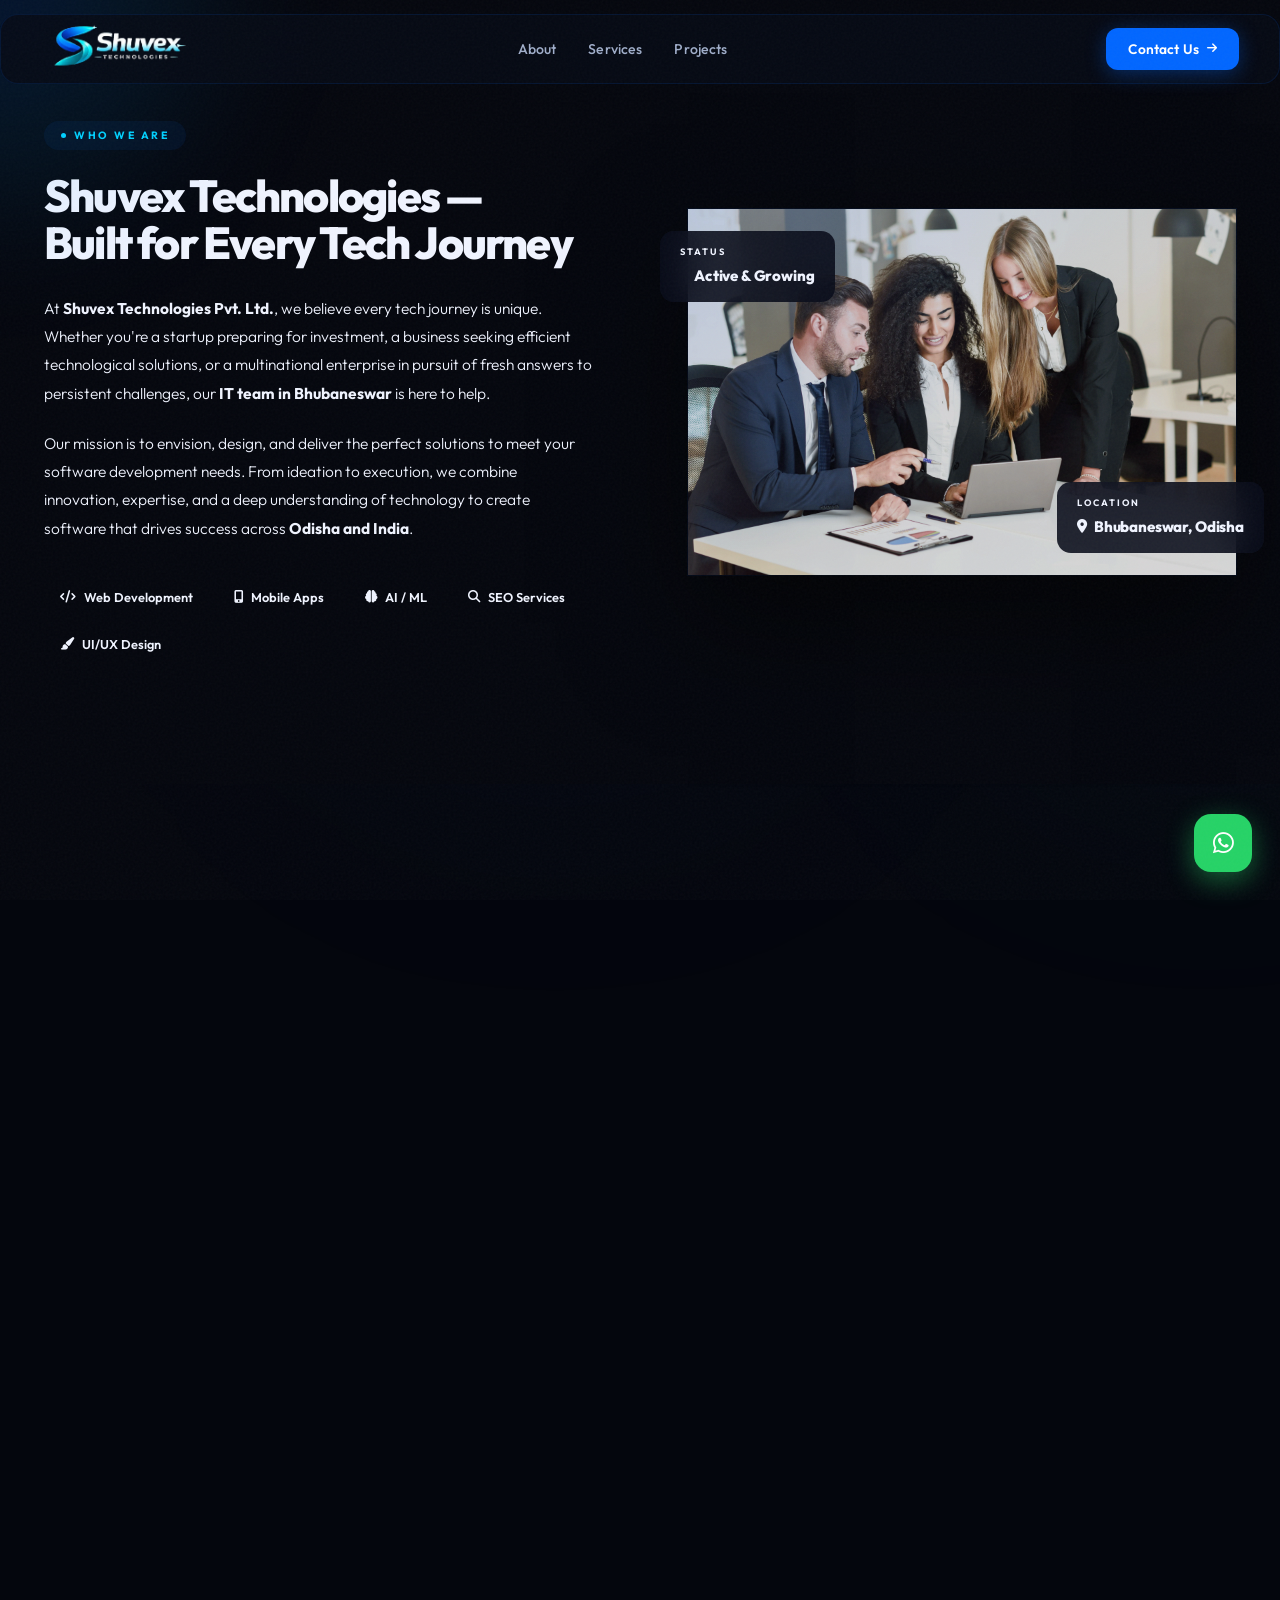
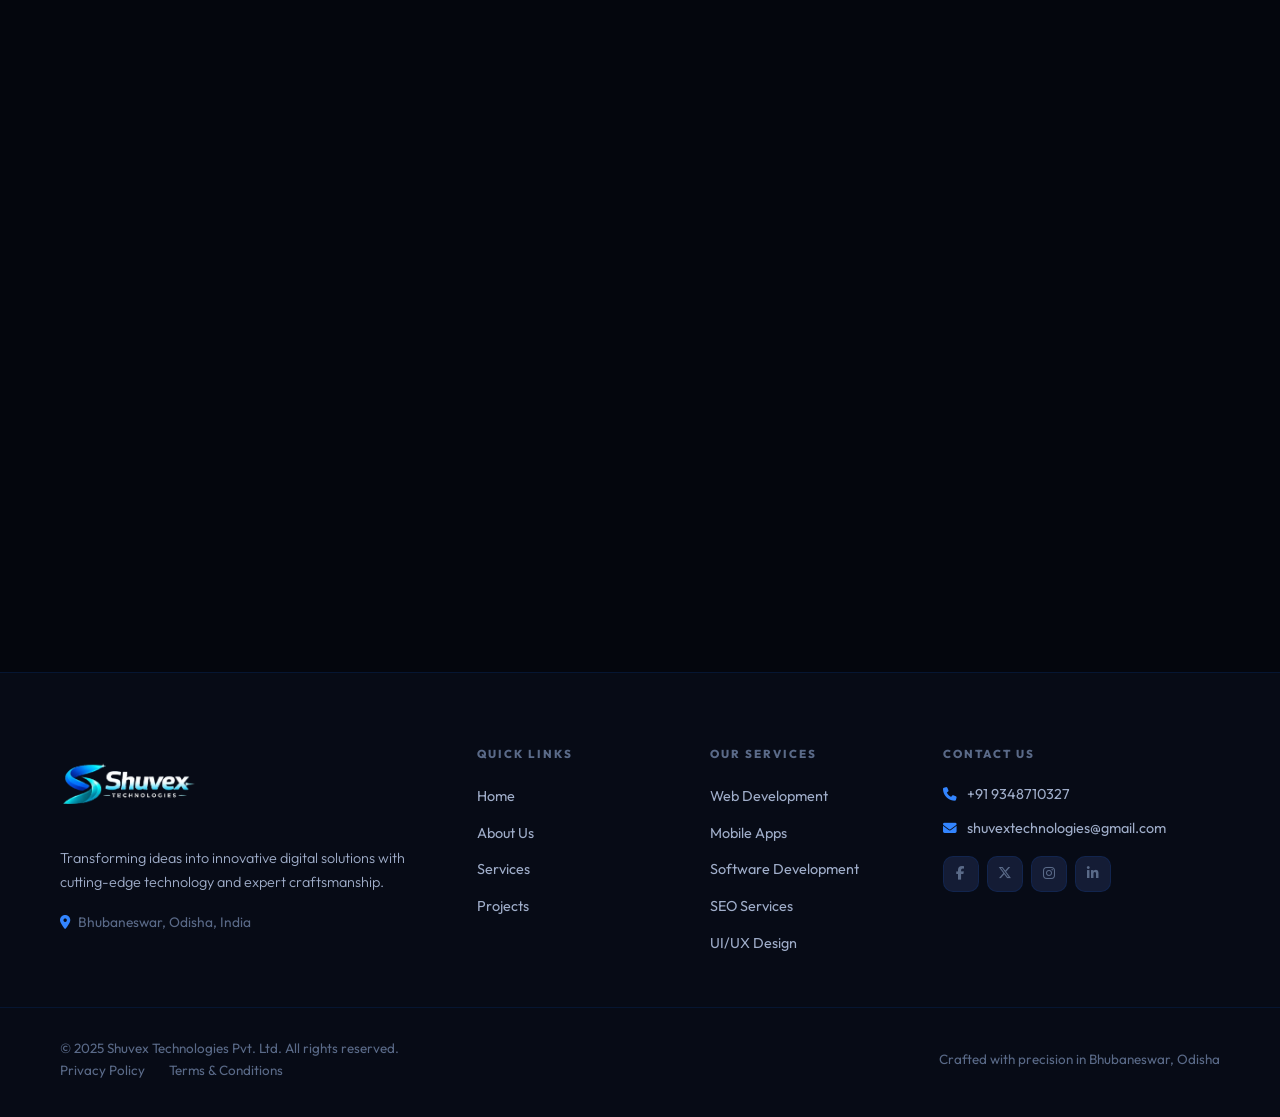
<file: about.html>
<!DOCTYPE html>
<html lang="en" prefix="og: https://ogp.me/ns#">
<head>
  <meta charset="UTF-8" />
  <meta name="viewport" content="width=device-width, initial-scale=1.0" />

  <!-- ═══════════════════════════════════════════════
       PRIMARY META TAGS
  ═══════════════════════════════════════════════ -->
  <title>About Shuvex Technologies | IT Company in Bhubaneswar, Odisha</title>
  <meta name="description" content="Learn about Shuvex Technologies Pvt. Ltd. — Bhubaneswar's premier IT company. 5+ years of web development, mobile app development, AI/ML software & SEO expertise. 100+ projects, 50+ clients across India." />
  <meta name="keywords" content="about Shuvex Technologies, IT company Bhubaneswar, software company Odisha, web development team Bhubaneswar, mobile app developers Odisha, digital solutions India, Shuvex team, tech company Bhubaneswar" />
  <meta name="author" content="Shuvex Technologies Pvt. Ltd." />
  <meta name="robots" content="index, follow, max-snippet:-1, max-image-preview:large, max-video-preview:-1" />
  <meta name="googlebot" content="index, follow" />
  <meta name="revisit-after" content="7 days" />
  <meta name="language" content="English" />
  <meta name="rating" content="general" />
  <meta name="theme-color" content="#0b0b0f" />

  <!-- ═══════════════════════════════════════════════
       CANONICAL & ALTERNATE
       (Every indexable page needs a self-referencing
       canonical — prevents duplicate-content issues)
  ═══════════════════════════════════════════════ -->
  <link rel="canonical" href="https://shuvex-technologies.netlify.app/about.html" />

  <!-- ═══════════════════════════════════════════════
       OPEN GRAPH
  ═══════════════════════════════════════════════ -->
  <meta property="og:type" content="website" />
  <meta property="og:site_name" content="Shuvex Technologies" />
  <meta property="og:url" content="https://shuvex-technologies.netlify.app/about.html" />
  <meta property="og:title" content="About Shuvex Technologies | IT Company in Bhubaneswar, Odisha" />
  <meta property="og:description" content="Meet the team behind Bhubaneswar's premier IT company. Shuvex Technologies delivers web development, mobile apps, custom software & SEO services with 5+ years of expertise." />
  <meta property="og:image" content="https://shuvex-technologies.netlify.app/shuvex_2.webp" />
  <meta property="og:image:width" content="1200" />
  <meta property="og:image:height" content="630" />
  <meta property="og:image:alt" content="Shuvex Technologies team in Bhubaneswar, Odisha" />
  <meta property="og:locale" content="en_IN" />

  <!-- ═══════════════════════════════════════════════
       TWITTER CARD
  ═══════════════════════════════════════════════ -->
  <meta name="twitter:card" content="summary_large_image" />
  <meta name="twitter:title" content="About Shuvex Technologies | IT Company in Bhubaneswar" />
  <meta name="twitter:description" content="Meet Bhubaneswar's premier IT team. Web development, mobile apps, AI/ML software & SEO — 100+ projects delivered." />
  <meta name="twitter:image" content="https://shuvex-technologies.netlify.app/team.webp" />
  <meta name="twitter:image:alt" content="Shuvex Technologies Team" />

  <!-- ═══════════════════════════════════════════════
       GEO & CONTACT
  ═══════════════════════════════════════════════ -->
  <meta name="geo.region" content="IN-OR" />
  <meta name="geo.placename" content="Bhubaneswar, Odisha, India" />
  <meta name="geo.position" content="20.2961;85.8245" />
  <meta name="ICBM" content="20.2961, 85.8245" />
  <meta name="telephone" content="+91-9348710327" />

  <!-- ═══════════════════════════════════════════════
       STRUCTURED DATA – AboutPage + Organization
  ═══════════════════════════════════════════════ -->
  <script type="application/ld+json">
  {
    "@context": "https://schema.org",
    "@type": "AboutPage",
    "@id": "https://shuvex-technologies.netlify.app/about.html",
    "url": "https://shuvex-technologies.netlify.app/about.html",
    "name": "About Shuvex Technologies",
    "description": "About page of Shuvex Technologies Pvt. Ltd. — IT company in Bhubaneswar, Odisha providing web development, mobile apps, custom software, and SEO services.",
    "inLanguage": "en-IN",
    "isPartOf": {
      "@type": "WebSite",
      "@id": "https://shuvex-technologies.netlify.app/#website",
      "url": "https://shuvex-technologies.netlify.app/",
      "name": "Shuvex Technologies"
    },
    "about": {
      "@type": "Organization",
      "@id": "https://shuvex-technologies.netlify.app/#organization",
      "name": "Shuvex Technologies Pvt. Ltd.",
      "legalName": "Shuvex Technologies Private Limited",
      "url": "https://shuvex-technologies.netlify.app",
      "logo": {
        "@type": "ImageObject",
        "url": "https://shuvex-technologies.netlify.app/logo.webp",
        "width": 200,
        "height": 60
      },
      "image": "https://shuvex-technologies.netlify.app/team.webp",
      "foundingDate": "2019",
      "description": "Bhubaneswar's premier IT company delivering web development, mobile app development, AI/ML software, and SEO services across India.",
      "email": "shuvextechnologies@gmail.com",
      "telephone": "+91-9348710327",
      "address": {
        "@type": "PostalAddress",
        "addressLocality": "Bhubaneswar",
        "addressRegion": "Odisha",
        "postalCode": "751001",
        "addressCountry": "IN"
      },
      "sameAs": [
        "https://www.facebook.com/people/Shuvex-Tecno/pfbid02UJndcoBthuUkKXGdd5XUHd18pf2cxVdkRhtnjddj7rZ9WiqnP4wiSHENrRUdRvRAl/",
        "https://x.com/Shuvextech",
        "https://www.instagram.com/shuvex_technologies?",
        "https://www.linkedin.com/in/shuvex-technologies-51b27a418"
      ]
    }
  }
  </script>

  <!-- ═══════════════════════════════════════════════
       STRUCTURED DATA – BreadcrumbList
  ═══════════════════════════════════════════════ -->
  <script type="application/ld+json">
  {
    "@context": "https://schema.org",
    "@type": "BreadcrumbList",
    "itemListElement": [
      {
        "@type": "ListItem",
        "position": 1,
        "name": "Home",
        "item": "https://shuvex-technologies.netlify.app/"
      },
      {
        "@type": "ListItem",
        "position": 2,
        "name": "About Us",
        "item": "https://shuvex-technologies.netlify.app/about.html"
      }
    ]
  }
  </script>

  <!-- ═══════════════════════════════════════════════
       STRUCTURED DATA – HowTo (Our Process)
  ═══════════════════════════════════════════════ -->
  <script type="application/ld+json">
  {
    "@context": "https://schema.org",
    "@type": "HowTo",
    "name": "How Shuvex Technologies Delivers Your Project",
    "description": "Our clear, collaborative 4-step workflow from first conversation to final delivery of web development, mobile app, or software projects.",
    "step": [
      {
        "@type": "HowToStep",
        "position": "1",
        "name": "Discovery",
        "text": "We listen deeply to understand your goals, challenges, and vision before writing a single line of code."
      },
      {
        "@type": "HowToStep",
        "position": "2",
        "name": "Design",
        "text": "Wireframes, prototypes, and UI concepts are crafted and refined with your direct input and feedback."
      },
      {
        "@type": "HowToStep",
        "position": "3",
        "name": "Build",
        "text": "Our engineers bring the vision to life with clean architecture, modern tech stacks, and best practices."
      },
      {
        "@type": "HowToStep",
        "position": "4",
        "name": "Launch & Support",
        "text": "We deploy, monitor, and stay by your side with ongoing maintenance and iteration post-launch."
      }
    ]
  }
  </script>

  <!-- ═══════════════════════════════════════════════
       PERFORMANCE – Resource Hints
  ═══════════════════════════════════════════════ -->
  <link rel="preconnect" href="https://fonts.googleapis.com" />
  <link rel="preconnect" href="https://fonts.gstatic.com" crossorigin />
  <link rel="preconnect" href="https://cdnjs.cloudflare.com" />
  <link rel="dns-prefetch" href="https://www.google-analytics.com" />

  <!-- Preload hero image for LCP -->
  <link rel="preload" as="image" href="team.webp" fetchpriority="high" />

  <!-- Fonts -->
  <link href="https://fonts.googleapis.com/css2?family=Outfit:wght@300;400;500;600;700;800;900&family=Space+Mono:wght@400;700&display=swap" rel="stylesheet" />

  <!-- Icons (non-render-blocking) -->
  <link rel="stylesheet" href="https://cdnjs.cloudflare.com/ajax/libs/font-awesome/6.5.0/css/all.min.css" media="print" onload="this.media='all'" />
  <noscript>
    <link rel="stylesheet" href="https://cdnjs.cloudflare.com/ajax/libs/font-awesome/6.5.0/css/all.min.css" />
  </noscript>

  <link rel="stylesheet" href="about.css" />
  <link rel="stylesheet" href="common.css" />
    <link rel="stylesheet" href="commonfooter.css" />


  <!-- Favicon (add real files at site root) -->
  <link rel="icon" href="/favicon.ico" sizes="any" />
  <link rel="icon" href="/favicon.svg" type="image/svg+xml" />
  <link rel="apple-touch-icon" href="/apple-touch-icon.png" />

</head>

<body>

<!-- Skip Navigation (Accessibility + SEO) -->
<a href="#main-content" class="skip-nav" style="position:absolute;left:-9999px;top:0;z-index:9999;padding:8px 16px;background:#000;color:#fff;text-decoration:none">Skip to main content</a>

<div class="amb a1" aria-hidden="true"></div>
<div class="amb a2" aria-hidden="true"></div>
<div class="amb a3" aria-hidden="true"></div>

<!-- ═══════════════════════════════════════════════
     HEADER
═══════════════════════════════════════════════ -->
<header id="hdr" role="banner">
  <div class="nav-wrap">
    <!-- Logo: keyword-rich alt text -->
    <a href="/" class="logo" aria-label="Shuvex Technologies - IT Company Bhubaneswar Home">
      <div class="logo-icon" aria-hidden="true">
        <img src="suvex_2.webp" alt="Shuvex Technologies logo" width="40" height="40" />
      </div>
      <div>
        <!-- <div class="logo-name">Shuvex <em>Technologies</em></div> -->
      </div>
    </a>

    <!-- Primary Navigation: role + aria-label for accessibility & crawlability -->
    <nav class="d-nav" role="navigation" aria-label="Primary navigation">
      <ul role="list">
        <li><a href="/about.html" title="About Shuvex Technologies">About</a></li>
        <li><a href="/service.html" title="IT Services - Web, Mobile, SEO in Bhubaneswar">Services</a></li>
        <li><a href="/project.html" title="Our Projects & Portfolio">Projects</a></li>
      </ul>
    </nav>

    <a href="index.html#contact" class="btn-nav d-cta" aria-label="Contact Shuvex Technologies">
      Contact Us <i class="fas fa-arrow-right" style="font-size:0.72rem" aria-hidden="true"></i>
    </a>

    <button class="hamburger" id="hbg" aria-label="Toggle mobile menu" aria-expanded="false" aria-controls="mob">
      <span></span><span></span><span></span>
    </button>
  </div>

  <nav class="mobile-nav" id="mob" role="navigation" aria-label="Mobile navigation" style="margin:0 14px;position:relative;top:0">
    <a href="/about.html">About</a>
    <a href="/service.html">Services</a>
    <a href="/project.html">Projects</a>
  </nav>
</header>


<!-- ═══════════════════════════════════════════════
     MAIN CONTENT
═══════════════════════════════════════════════ -->
<main id="main-content" role="main">

  <!-- ═══════════════════════════════════════════════
       BREADCRUMB (visible + semantic — restored.
       A visible breadcrumb reinforces the BreadcrumbList
       schema above and gives users/crawlers a clear
       site-structure signal; it was commented out before.)
  ═══════════════════════════════════════════════ -->
 

  <!-- ═══════════════════════════════════════════════
       WHO WE ARE
       SEO: H1 (page's primary heading), keyword-rich
            body copy, descriptive image alt text
  ═══════════════════════════════════════════════ -->
  <section class="who pad" aria-labelledby="who-heading">
    <div class="wrap">
      <div class="who-g">

        <div class="who-body rv">
          <div class="pill"><span class="pd" aria-hidden="true"></span>Who We Are</div>

          <!-- H1: Only one per page, keyword-rich -->
          <h1 id="who-heading" style="font-size:clamp(2.8rem,2vw,3.4rem);font-weight:800;letter-spacing:-.04em;line-height:1.05;margin-bottom:28px">
            Shuvex Technologies —<br>Built for Every Tech Journey
          </h1>

          <p>At <strong>Shuvex Technologies Pvt. Ltd.</strong>, we believe every tech journey is unique. Whether you're a startup preparing for investment, a business seeking efficient technological solutions, or a multinational enterprise in pursuit of fresh answers to persistent challenges, our <strong>IT team in Bhubaneswar</strong> is here to help.</p>

          <p>Our mission is to envision, design, and deliver the perfect solutions to meet your software development needs. From ideation to execution, we combine innovation, expertise, and a deep understanding of technology to create software that drives success across <strong>Odisha and India</strong>.</p>

          <!-- Skill chips as an accessible list -->
          <ul class="skill-chips" aria-label="Our core services" style="list-style:none;padding:0">
            <li class="sc-item"><i class="fas fa-code" aria-hidden="true"></i> Web Development</li>
            <li class="sc-item"><i class="fas fa-mobile-alt" aria-hidden="true"></i> Mobile Apps</li>
            <li class="sc-item"><i class="fas fa-brain" aria-hidden="true"></i> AI / ML</li>
            <li class="sc-item"><i class="fas fa-search" aria-hidden="true"></i> SEO Services</li>
            <li class="sc-item"><i class="fas fa-paint-brush" aria-hidden="true"></i> UI/UX Design</li>
          </ul>
        </div>

        <div class="who-vis rv d2">
          <div class="who-frame">
            <!-- SEO: descriptive alt text, explicit dimensions, LCP image -->
            <img src="team.webp"
                 alt="Shuvex Technologies team at work in Bhubaneswar, Odisha — web developers, mobile app developers and designers"
                 width="600"
                 height="450"
                 fetchpriority="high"
                 decoding="async" />
          </div>
          <div class="fcard fcard-tl">
            <div class="fc-label">Status</div>
            <div class="fc-val"><span class="live-dot" aria-hidden="true"></span> Active &amp; Growing</div>
          </div>
          <div class="fcard fcard-br">
            <div class="fc-label">Location</div>
            <div class="fc-val">
              <i class="fas fa-map-marker-alt" style="color:var(--blue-b);font-size:.85rem" aria-hidden="true"></i>
              Bhubaneswar, Odisha
            </div>
          </div>
        </div>

      </div>
    </div>
  </section>

  <div class="divider" role="separator"></div>

  <!-- ═══════════════════════════════════════════════
       WHY CHOOSE US
       SEO: H2, H3 card headings, keyword-rich copy
  ═══════════════════════════════════════════════ -->
  <section class="why pad" aria-labelledby="why-heading">
    <div class="wrap">
      <div class="rv" style="margin-bottom:64px;text-align:center">
        <div class="pill"><span class="pd" aria-hidden="true"></span>Why Choose Us</div>
        <h2 id="why-heading" style="font-size:clamp(2.2rem,4vw,3.2rem);font-weight:900;letter-spacing:-.04em;margin-bottom:14px">
          Why Choose Shuvex Technologies in Bhubaneswar
        </h2>
        <p style="font-size:1.05rem;color:var(--t2);max-width:500px;margin:0 auto;font-weight:300;line-height:1.75">
          Our commitment to excellence and innovation sets us apart from other IT companies in Odisha.
        </p>
      </div>

      <div class="why-g" role="list">

        <div class="wcard rv d1" role="listitem">
          <div class="wico" aria-hidden="true"><i class="fas fa-cogs"></i></div>
          <h3 class="wtitle">Tailored Digital Solutions</h3>
          <p class="wdesc">Every web, mobile, or software project is customized to fit your unique business challenges and requirements with precision and care.</p>
        </div>

        <div class="wcard rv d2" role="listitem">
          <div class="wico" aria-hidden="true"><i class="fas fa-briefcase"></i></div>
          <h3 class="wtitle">Expertise Across Industries</h3>
          <p class="wdesc">From Bhubaneswar startups to global enterprises, we cater to diverse needs with proven expertise and deep domain knowledge in software development.</p>
        </div>

        <div class="wcard rv d3" role="listitem">
          <div class="wico" aria-hidden="true"><i class="fas fa-rocket"></i></div>
          <h3 class="wtitle">Future-Ready, Scalable Designs</h3>
          <p class="wdesc">We build scalable, forward-thinking software and websites that evolve with your business — React, Flutter, AI/ML and beyond.</p>
        </div>

      </div>
    </div>
  </section>

  <div class="divider" role="separator"></div>

  <!-- ═══════════════════════════════════════════════
       VALUES
       SEO: H2, H3 value headings
  ═══════════════════════════════════════════════ -->
  <section class="vals pad" aria-labelledby="values-heading">
    <div class="wrap">
      <div class="rv" style="margin-bottom:64px;text-align:center">
        <div class="pill"><span class="pd" aria-hidden="true"></span>Our Values</div>
        <h2 id="values-heading" style="font-size:clamp(2.2rem,4vw,3.2rem);font-weight:900;letter-spacing:-.04em">
          What Drives Shuvex Technologies
        </h2>
      </div>

      <div class="vals-g" role="list">

        <div class="vcard rv d1" role="listitem">
          <div class="vnum" aria-hidden="true">01</div>
          <h3 class="vtitle">Innovation First</h3>
          <p class="vdesc">We embrace new technology and forward thinking in every web, mobile, and software solution we build.</p>
        </div>

        <div class="vcard rv d2" role="listitem">
          <div class="vnum" aria-hidden="true">02</div>
          <h3 class="vtitle">Client Focus</h3>
          <p class="vdesc">Your success is our success. We align every technical decision with your business goals and long-term growth.</p>
        </div>

        <div class="vcard rv d3" role="listitem">
          <div class="vnum" aria-hidden="true">03</div>
          <h3 class="vtitle">Quality Code</h3>
          <p class="vdesc">Clean, scalable, well-documented code is the foundation of every project we ship — no shortcuts, ever.</p>
        </div>

        <div class="vcard rv d4" role="listitem">
          <div class="vnum" aria-hidden="true">04</div>
          <h3 class="vtitle">Transparency</h3>
          <p class="vdesc">Open communication and honest timelines throughout the project lifecycle — no surprises, ever.</p>
        </div>

      </div>
    </div>
  </section>

  <div class="divider" role="separator"></div>

  <!-- ═══════════════════════════════════════════════
       PROCESS
       SEO: H2, H3 step headings, HowTo schema
            already added in <head>
  ═══════════════════════════════════════════════ -->
  <section class="process pad" aria-labelledby="process-heading">
    <div class="wrap">
      <div class="rv" style="margin-bottom:64px;text-align:center">
        <div class="pill"><span class="pd" aria-hidden="true"></span>How We Work</div>
        <h2 id="process-heading" style="font-size:clamp(2.2rem,4vw,3.2rem);font-weight:900;letter-spacing:-.04em;margin-bottom:14px">
          Our Software Development Process
        </h2>
        <p style="font-size:1.05rem;color:var(--t2);max-width:480px;margin:0 auto;font-weight:300;line-height:1.75">
          A clear, collaborative workflow from first conversation to final delivery of your web or mobile project.
        </p>
      </div>

      <ol class="proc-g rv" aria-label="Our 4-step development process" style="list-style:none;padding:0;margin:0">

        <li class="pstep">
          <div class="pstep-num" aria-hidden="true">01</div>
          <h3 class="pstep-title">Discovery &amp; Requirements</h3>
          <p class="pstep-desc">We listen deeply to understand your goals, challenges, and vision before writing a single line of code. This includes a free consultation for all new clients.</p>
        </li>

        <li class="pstep">
          <div class="pstep-num" aria-hidden="true">02</div>
          <h3 class="pstep-title">UI/UX Design &amp; Prototyping</h3>
          <p class="pstep-desc">Wireframes, prototypes, and UI concepts are crafted and refined with your direct input. We use modern design tools to visualise the final product before development begins.</p>
        </li>

        <li class="pstep">
          <div class="pstep-num" aria-hidden="true">03</div>
          <h3 class="pstep-title">Development &amp; Engineering</h3>
          <p class="pstep-desc">Our engineers in Bhubaneswar bring the vision to life with clean architecture, React/Node.js/Flutter tech stacks, and industry best practices.</p>
        </li>

        <li class="pstep">
          <div class="pstep-num" aria-hidden="true">04</div>
          <h3 class="pstep-title">Launch &amp; Ongoing Support</h3>
          <p class="pstep-desc">We deploy, monitor, and stay by your side with ongoing maintenance, performance updates, and post-launch iteration for web and mobile applications.</p>
        </li>

      </ol>
    </div>
  </section>

  <div class="divider" role="separator"></div>

  <!-- ═══════════════════════════════════════════════
       CTA SECTION
       SEO: H2 with keyword, clear action links
  ═══════════════════════════════════════════════ -->
  <section class="cta-sec pad" aria-labelledby="cta-heading">
    <div class="wrap">
      <div class="cta-box rv">
        <h2 id="cta-heading">Ready to Start Your Project with Our Bhubaneswar IT Team?</h2>
        <p>Let's work together to bring your vision to life with cutting-edge web, mobile, and software technology tailored to your business.</p>
        <div class="cta-row">
          <a href="index.html#contact" class="white-btn" aria-label="Contact Shuvex Technologies">
            Contact Us <i class="fas fa-arrow-right" style="font-size:.76rem" aria-hidden="true"></i>
          </a>

          <a href="service.html#services" class="white-btn" aria-label="View our IT services">
            <i class="fas fa-th" style="font-size:.8rem" aria-hidden="true"></i> View Services
          </a>
        </div>
      </div>
    </div>
  </section>

</main><!-- /main -->

<!-- ═══════════════════════════════════════════════
     FOOTER
═══════════════════════════════════════════════ -->
</div>

<footer>

    <div class="footer-grid">

        <!-- Brand -->
        <div class="footer-brand">

              <div style="position: relative; right: 10px;">
              <img src="suvex_2.webp" alt="Shuvex Technologies">
            </div>
            <p>
                Transforming ideas into innovative digital solutions with
                cutting-edge technology and expert craftsmanship.
            </p>

            <div class="footer-loc">
                <i class="fas fa-map-marker-alt"></i>
                <span>Bhubaneswar, Odisha, India</span>
            </div>

        </div>

        <!-- Quick Links -->
        <div class="footer-col">

            <h4>Quick Links</h4>

            <ul>
                <li><a href="index.html">Home</a></li>
                <li><a href="about.html">About Us</a></li>
                <li><a href="service.html">Services</a></li>
                <li><a href="project.html">Projects</a></li>
            </ul>

        </div>

        <!-- Services -->
        <div class="footer-col">

            <h4>Our Services</h4>

            <ul>
                <li><a href="service.html#web-development">Web Development</a></li>
                <li><a href="service.html#mobile-apps">Mobile Apps</a></li>
                <li><a href="service.html#software-development">Software Development</a></li>
                <li><a href="service.html#seo-services">SEO Services</a></li>
                <li><a href="service.html#ui-ux-design">UI/UX Design</a></li>
            </ul>

        </div>

        <!-- Contact -->
        <div class="footer-col">

            <h4>Contact Us</h4>

            <ul class="footer-contact">

                <li>
                    <i class="fas fa-phone"></i>
                    <a href="tel:+919348710327">
                        +91 9348710327
                    </a>
                </li>

                <li>
                    <i class="fas fa-envelope"></i>
                    <a href="mailto:shuvextechnologies@gmail.com">
                        shuvextechnologies@gmail.com
                    </a>
                </li>

            </ul>

            <div class="footer-social">

                <a href="https://www.facebook.com/people/Shuvex-Tecno/pfbid02UJndcoBthuUkKXGdd5XUHd18pf2cxVdkRhtnjddj7rZ9WiqnP4wiSHENrRUdRvRAl/" class="fsoc">
                    <i class="fab fa-facebook-f"></i>
                </a>

                <a href="https://x.com/Shuvextech" class="fsoc">
                    <i class="fab fa-x-twitter"></i>
                </a>

                <a href="https://www.instagram.com/shuvex_technologies" class="fsoc">
                    <i class="fab fa-instagram"></i>
                </a>

                <a href="https://www.linkedin.com/in/shuvex-technologies-51b27a418" class="fsoc">
                    <i class="fab fa-linkedin-in"></i>
                </a>

            </div>

        </div>

    </div>

    <div class="footer-bottom">

        <div>

            <p>
                © 2025 Shuvex Technologies Pvt. Ltd.
                All rights reserved.
            </p>

            <div class="footer-links">

                <a href="privacy-policy.html">
                    Privacy Policy
                </a>

                <a href="terms-and-conditions.html">
                    Terms & Conditions
                </a>

            </div>

        </div>

        <p>
            Crafted with precision in Bhubaneswar, Odisha
        </p>

    </div>

</footer>

<!-- Back to Top Button (single instance) -->
<button id="topBtn" aria-label="Back to top">↑</button>

<!-- WhatsApp Float (single instance) -->
<a href="https://wa.me/919348710327" class="wa-float" target="_blank" rel="noopener noreferrer" aria-label="Chat with Shuvex Technologies on WhatsApp">
  <i class="fab fa-whatsapp" aria-hidden="true"></i>
</a>

<!-- Cursor Glow Effect (single instance) -->
<div class="cursor-glow" aria-hidden="true"></div>

<script>document.getElementById('year').textContent = new Date().getFullYear();</script>
<script src="about.js"></script>
</body>
</html>
</file>
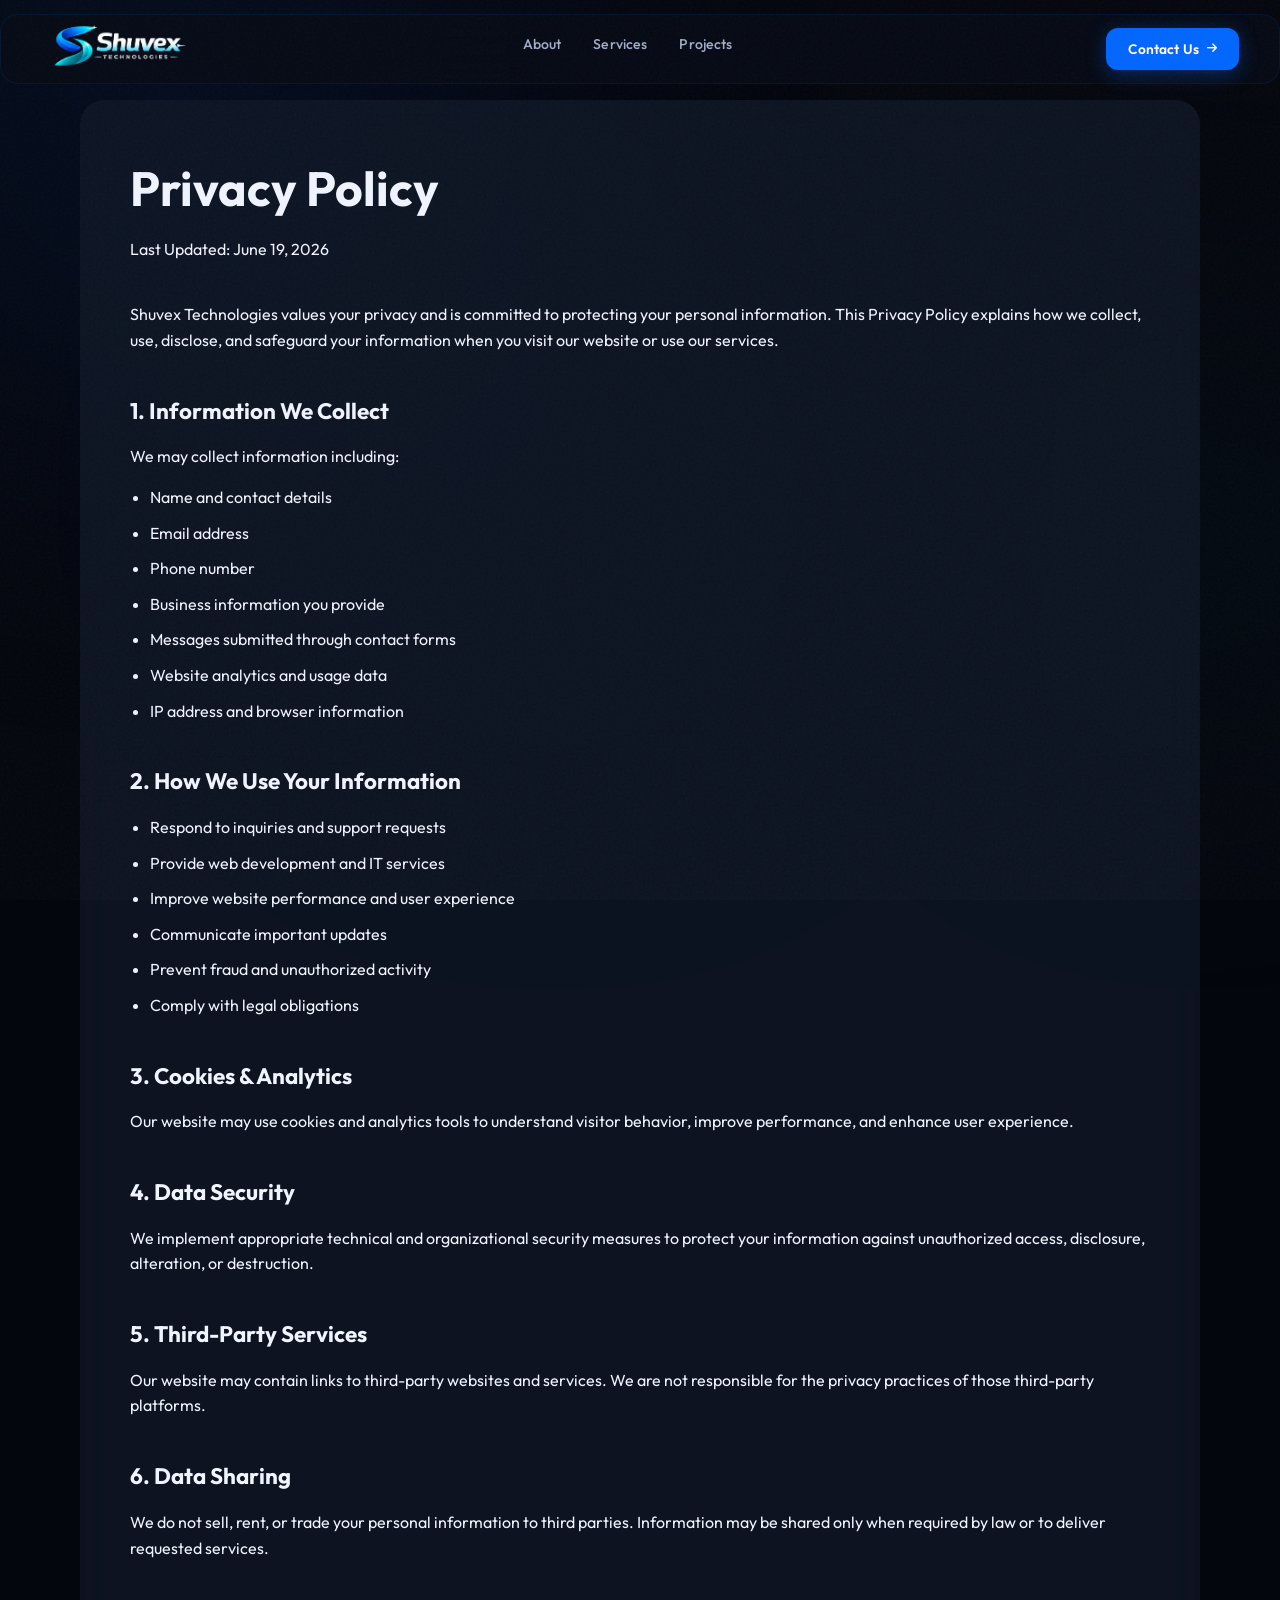
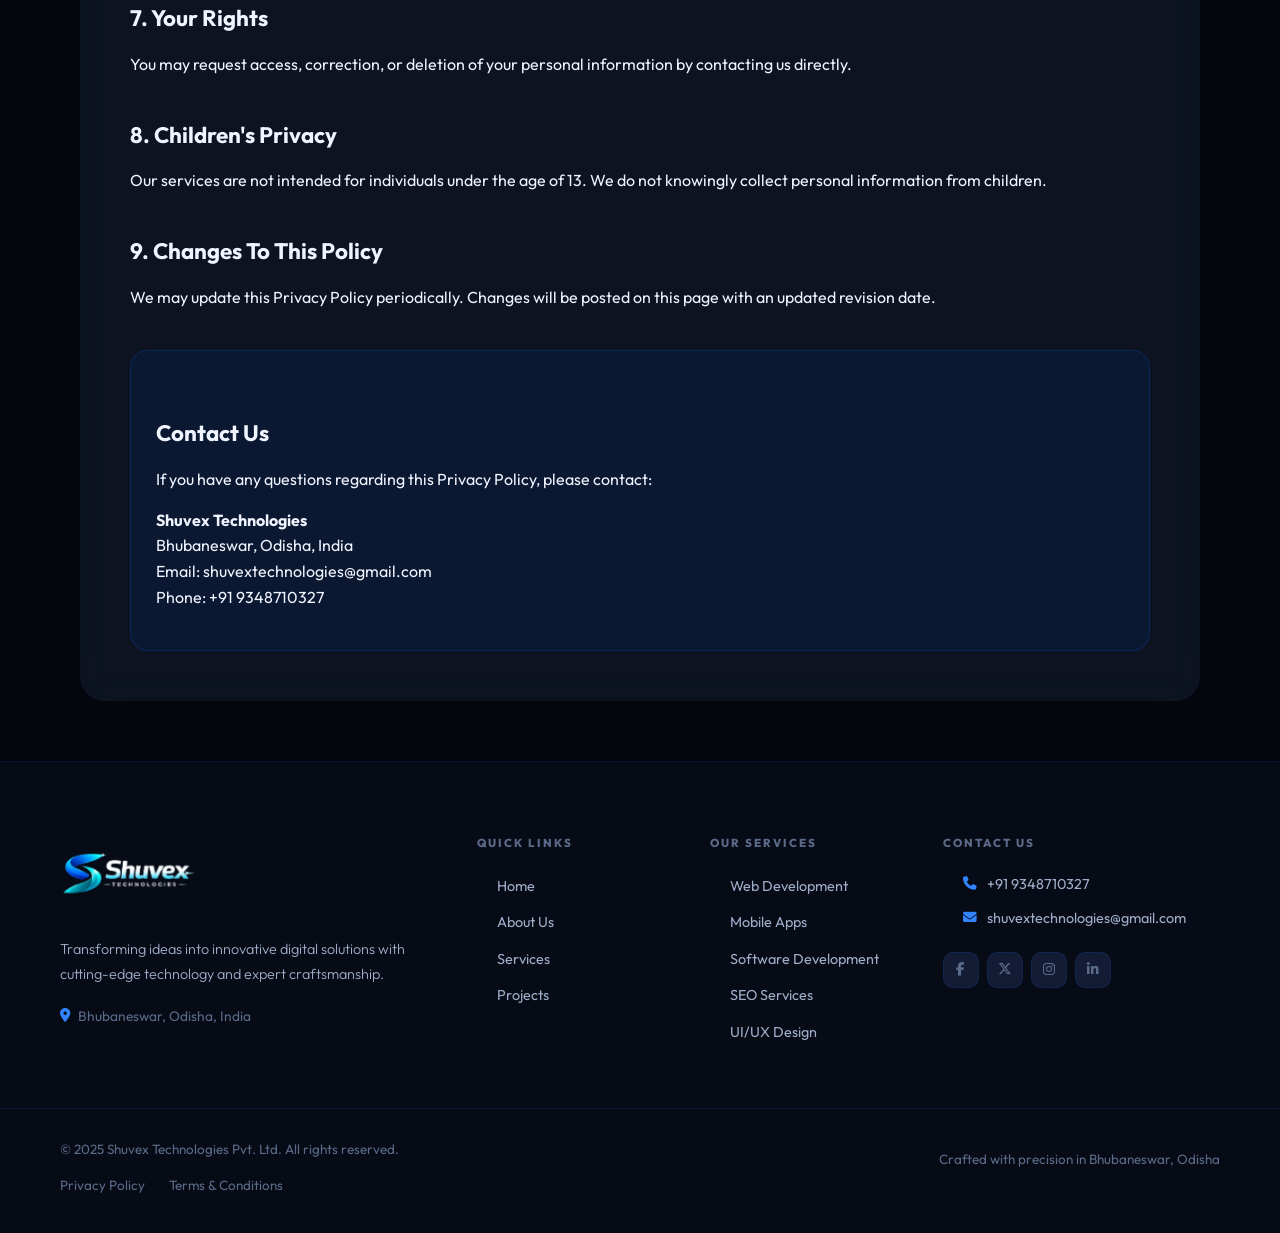
<file: privacy-policy.html>
<!DOCTYPE html>
<html lang="en">
<head>
<meta charset="UTF-8">
<meta name="viewport" content="width=device-width, initial-scale=1.0">

<title>Privacy Policy | Shuvex Technologies</title>

<meta name="description" content="Privacy Policy of Shuvex Technologies. Learn how we collect, use, and protect your personal information.">

<link rel="preconnect" href="https://fonts.googleapis.com">
<link rel="preconnect" href="https://fonts.gstatic.com" crossorigin>
<link rel="stylesheet" href="https://fonts.googleapis.com/css2?family=Outfit:wght@300;400;500;600;700;800;900&family=Space+Mono:ital,wght@0,400;0,700;1,400&display=swap" />
<link rel="stylesheet" href="https://cdnjs.cloudflare.com/ajax/libs/font-awesome/6.5.0/css/all.min.css" media="print" onload="this.media='all'" />
<link rel="stylesheet" href="privacy-policy.css">
<link rel="stylesheet" href="commonfooter.css" />
<noscript><link rel="stylesheet" href="https://cdnjs.cloudflare.com/ajax/libs/font-awesome/6.5.0/css/all.min.css" /></noscript>


</head>

<body>

<!-- ═══════════════════════════════════════════════
     HEADER
═══════════════════════════════════════════════ -->
<header id="hdr" role="banner">
  <div class="nav-wrap">
    <a href="/" class="logo" aria-label="shuvex Technologies – IT Company Bhubaneswar, Home">
      <div class="logo-icon" aria-hidden="true">
        <!-- fetchpriority="high" because logo is above the fold -->
        <img src="suvex_2.webp" alt="Shuvex  Technologies logo" width="160" height="48" fetchpriority="high" />
      </div>
    </a>

    <nav class="d-nav" role="navigation" aria-label="Primary navigation">
      <ul role="list">
        <li><a href="/about.html" title="About Shuvex Technologies">About</a></li>
        <li><a href="/service.html" title="IT Services – Web, Mobile, SEO in Bhubaneswar">Services</a></li>
        <li><a href="/project.html" title="Our Projects & Portfolio">Projects</a></li>
      </ul>
    </nav>

    <a href="#contact" class="btn-nav d-cta" aria-label="Contact shuvex Technologies">
      Contact Us <i class="fas fa-arrow-right" style="font-size:0.72rem" aria-hidden="true"></i>
    </a>

    <button class="hamburger" id="hbg" aria-label="Toggle mobile menu" aria-expanded="false" aria-controls="mob">
      <span></span><span></span><span></span>
    </button>
  </div>

  <nav class="mobile-nav" id="mob" role="navigation" aria-label="Mobile navigation" style="margin:0 14px;position:relative;top:0">
    <a href="/about.html">About</a>
    <a href="/service.html">Services</a>
    <a href="/project.html">Projects</a>
  </nav>
</header>

<div class="amb a1"></div>
<div class="amb a2"></div>
<div class="amb a3"></div>

<div class="container">



<div class="policy-card">

<h1>Privacy Policy</h1>

<p class="updated">
Last Updated: June 19, 2026
</p>

<p>
Shuvex Technologies values your privacy and is committed to protecting your personal information. This Privacy Policy explains how we collect, use, disclose, and safeguard your information when you visit our website or use our services.
</p>

<h2>1. Information We Collect</h2>

<p>We may collect information including:</p>

<ul>
<li>Name and contact details</li>
<li>Email address</li>
<li>Phone number</li>
<li>Business information you provide</li>
<li>Messages submitted through contact forms</li>
<li>Website analytics and usage data</li>
<li>IP address and browser information</li>
</ul>

<h2>2. How We Use Your Information</h2>

<ul>
<li>Respond to inquiries and support requests</li>
<li>Provide web development and IT services</li>
<li>Improve website performance and user experience</li>
<li>Communicate important updates</li>
<li>Prevent fraud and unauthorized activity</li>
<li>Comply with legal obligations</li>
</ul>

<h2>3. Cookies & Analytics</h2>

<p>
Our website may use cookies and analytics tools to understand visitor behavior, improve performance, and enhance user experience.
</p>

<h2>4. Data Security</h2>

<p>
We implement appropriate technical and organizational security measures to protect your information against unauthorized access, disclosure, alteration, or destruction.
</p>

<h2>5. Third-Party Services</h2>

<p>
Our website may contain links to third-party websites and services. We are not responsible for the privacy practices of those third-party platforms.
</p>

<h2>6. Data Sharing</h2>

<p>
We do not sell, rent, or trade your personal information to third parties. Information may be shared only when required by law or to deliver requested services.
</p>

<h2>7. Your Rights</h2>

<p>
You may request access, correction, or deletion of your personal information by contacting us directly.
</p>

<h2>8. Children's Privacy</h2>

<p>
Our services are not intended for individuals under the age of 13. We do not knowingly collect personal information from children.
</p>

<h2>9. Changes To This Policy</h2>

<p>
We may update this Privacy Policy periodically. Changes will be posted on this page with an updated revision date.
</p>

<div class="contact-box">

<h2>Contact Us</h2>

<p>
If you have any questions regarding this Privacy Policy, please contact:
</p>

<p>
<strong>Shuvex Technologies</strong><br>
Bhubaneswar, Odisha, India<br>
Email: shuvextechnologies@gmail.com<br>
Phone: +91 9348710327
</p>

</div>

</div>

</div>
<footer>

    <div class="footer-grid">

        <!-- Brand -->
        <div class="footer-brand">

            <div style="position: relative; right: 10px;">
              <img src="suvex_2.webp" alt="Shuvex Technologies">
            </div>

            <p>
                Transforming ideas into innovative digital solutions with
                cutting-edge technology and expert craftsmanship.
            </p>

            <div class="footer-loc">
                <i class="fas fa-map-marker-alt"></i>
                <span>Bhubaneswar, Odisha, India</span>
            </div>

        </div>

        <!-- Quick Links -->
        <div class="footer-col">

            <h4>Quick Links</h4>

            <ul>
                <li><a href="index.html">Home</a></li>
                <li><a href="about.html">About Us</a></li>
                <li><a href="service.html">Services</a></li>
                <li><a href="project.html">Projects</a></li>
            </ul>

        </div>

        <!-- Services -->
        <div class="footer-col">

            <h4>Our Services</h4>

            <ul>
             <li><a href="service.html#web-development">Web Development</a></li>
             <li><a href="service.html#mobile-apps">Mobile Apps</a></li>
             <li><a href="service.html#software-development">Software Development</a></li>
             <li><a href="service.html#seo-services">SEO Services</a></li>
             <li><a href="service.html#ui-ux-design">UI/UX Design</a></li>
            </ul>

        </div>

        <!-- Contact -->
        <div class="footer-col">

            <h4>Contact Us</h4>

            <ul class="footer-contact">

                <li>
                    <i class="fas fa-phone"></i>
                    <a href="tel:+919348710327">
                        +91 9348710327
                    </a>
                </li>

                <li>
                    <i class="fas fa-envelope"></i>
                    <a href="mailto:shuvextechnologies@gmail.com">
                        shuvextechnologies@gmail.com
                    </a>
                </li>

            </ul>

            <div class="footer-social">

                <a href="https://www.facebook.com/people/Shuvex-Tecno/pfbid02UJndcoBthuUkKXGdd5XUHd18pf2cxVdkRhtnjddj7rZ9WiqnP4wiSHENrRUdRvRAl/" target="_blank" rel="noopener noreferrer" class="fsoc">
                    <i class="fab fa-facebook-f"></i>
                </a>

                <a href="https://x.com/Shuvextech" target="_blank" rel="noopener noreferrer" class="fsoc">
                    <i class="fab fa-x-twitter"></i>
                </a>

                <a href="https://www.instagram.com/shuvex_technologies?" target="_blank" rel="noopener noreferrer" class="fsoc">
                    <i class="fab fa-instagram"></i>
                </a>

                <a href="https://www.linkedin.com/in/shuvex-technologies-51b27a418" target="_blank" rel="noopener noreferrer" class="fsoc">
                    <i class="fab fa-linkedin-in"></i>
                </a>

            </div>

        </div>

    </div>

    <div class="footer-bottom">

        <div>

            <p>
                © 2025 Shuvex Technologies Pvt. Ltd.
                All rights reserved.
            </p>

            <div class="footer-links">

                <a href="privacy-policy.html">
                    Privacy Policy
                </a>

                <a href="terms-and-conditions.html">
                    Terms & Conditions
                </a>

            </div>

        </div>

        <p>
            Crafted with precision in Bhubaneswar, Odisha
        </p>

    </div>

</footer>

</body>
</html>

<script src="index.js" defer></script>
</file>
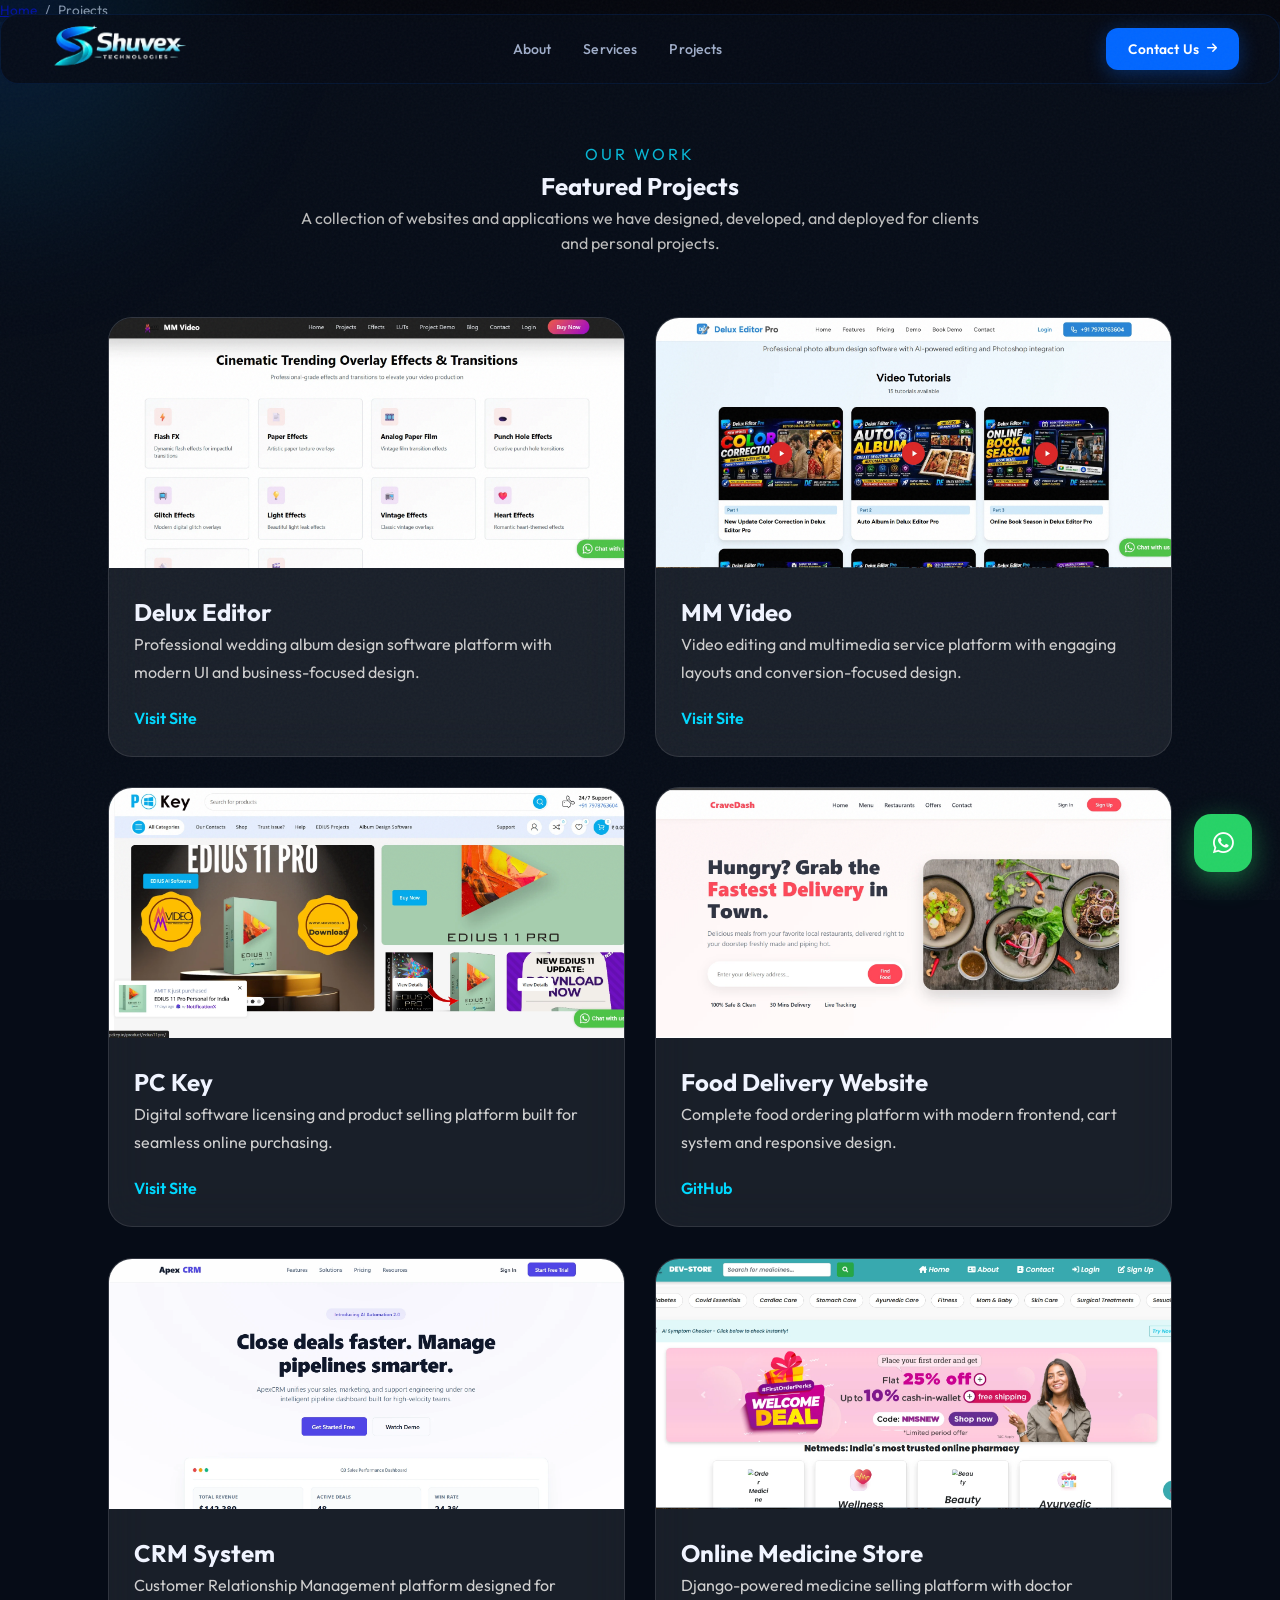
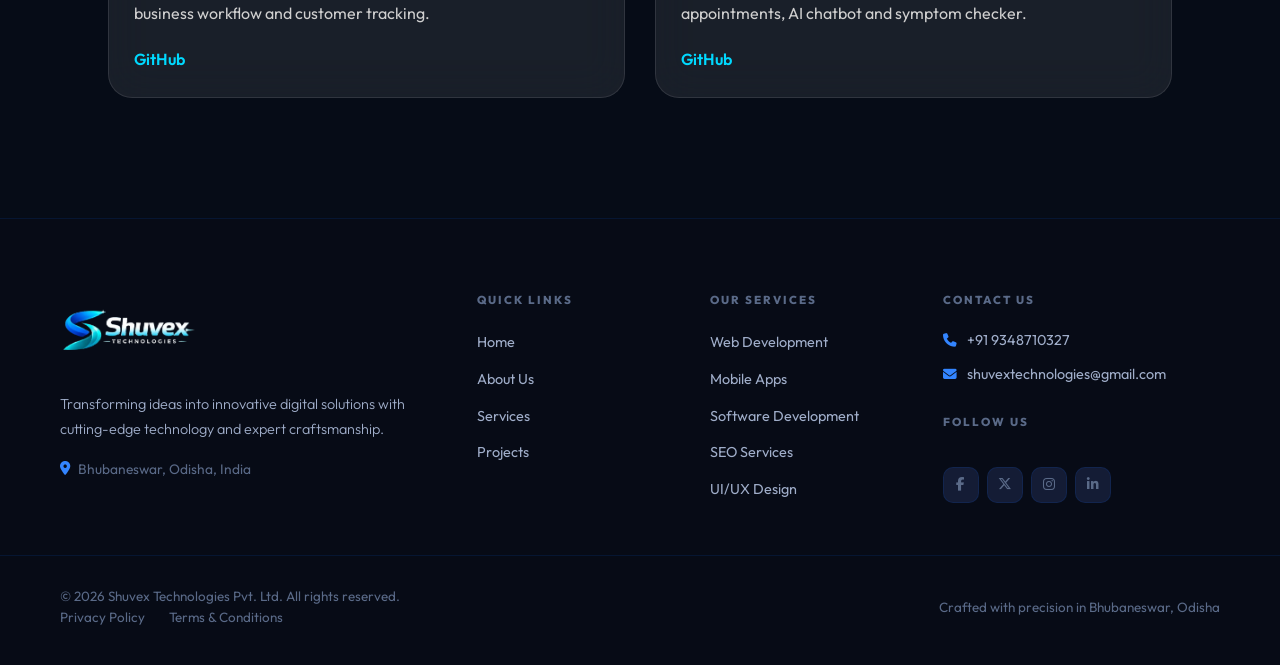
<file: project.html>
<!DOCTYPE html>
<html lang="en" prefix="og: https://ogp.me/ns#">
<head>
  <meta charset="UTF-8" />
  <meta name="viewport" content="width=device-width, initial-scale=1.0" />

  <!-- ═══════════════════════════════════════════════
       PRIMARY META TAGS
  ═══════════════════════════════════════════════ -->
  <title>Our Projects & Portfolio | Shuvex Technologies — Web & App Development Bhubaneswar</title>
  <meta name="description" content="Explore projects built by Shuvex Technologies — web platforms, mobile apps, CRM systems, e-commerce, and AI-powered solutions delivered for clients across India." />
  <meta name="keywords" content="Shuvex Technologies projects, web development portfolio Bhubaneswar, mobile app projects Odisha, IT company portfolio India, Delux Editor, MM Video, PC Key, CRM system, food delivery app, medicine store Django" />
  <meta name="author" content="Shuvex Technologies Pvt. Ltd." />
  <meta name="robots" content="index, follow, max-snippet:-1, max-image-preview:large, max-video-preview:-1" />
  <meta name="googlebot" content="index, follow" />
  <meta name="revisit-after" content="7 days" />
  <meta name="language" content="English" />
  <meta name="rating" content="general" />
  <meta name="theme-color" content="#0b0b0f" />

  <!-- ═══════════════════════════════════════════════
       CANONICAL & ALTERNATE
  ═══════════════════════════════════════════════ -->
  <link rel="canonical" href="https://ShuvexTechnologies.netlify.app/project.html" />
  <link rel="alternate" hreflang="en-IN" href="https://ShuvexTechnologies.netlify.app/project.html" />
  <link rel="alternate" hreflang="x-default" href="https://ShuvexTechnologies.netlify.app/project.html" />

  <!-- ═══════════════════════════════════════════════
       OPEN GRAPH
  ═══════════════════════════════════════════════ -->
  <meta property="og:type" content="website" />
  <meta property="og:site_name" content="Shuvex Technologies" />
  <meta property="og:url" content="https://ShuvexTechnologies.netlify.app/project.html" />
  <meta property="og:title" content="Our Projects & Portfolio | Shuvex Technologies" />
  <meta property="og:description" content="Explore web platforms, mobile apps, CRM systems and AI-powered solutions built by Shuvex Technologies — Bhubaneswar's premier IT company." />
  <meta property="og:image" content="https://ShuvexTechnologies.netlify.app/deluxeditor.webp" />
  <meta property="og:image:width" content="1200" />
  <meta property="og:image:height" content="630" />
  <meta property="og:image:alt" content="Shuvex Technologies — Featured Projects Portfolio" />
  <meta property="og:locale" content="en_IN" />

  <!-- ═══════════════════════════════════════════════
       TWITTER CARD
  ═══════════════════════════════════════════════ -->
  <meta name="twitter:card" content="summary_large_image" />
  <meta name="twitter:site" content="@Shuvextech" />
  <meta name="twitter:title" content="Our Projects & Portfolio | Shuvex Technologies" />
  <meta name="twitter:description" content="Web platforms, mobile apps, CRM systems and AI-powered solutions built by Shuvex Technologies, Bhubaneswar." />
  <meta name="twitter:image" content="https://ShuvexTechnologies.netlify.app/deluxeditor.webp" />
  <meta name="twitter:image:alt" content="Shuvex Technologies Portfolio" />

  <!-- ═══════════════════════════════════════════════
       GEO & CONTACT
  ═══════════════════════════════════════════════ -->
  <meta name="geo.region" content="IN-OR" />
  <meta name="geo.placename" content="Bhubaneswar, Odisha, India" />
  <meta name="geo.position" content="20.2961;85.8245" />
  <meta name="ICBM" content="20.2961, 85.8245" />
  <meta name="telephone" content="+91-9348710327" />

  <!-- ═══════════════════════════════════════════════
       STRUCTURED DATA – WebPage + ItemList of projects
  ═══════════════════════════════════════════════ -->
  <script type="application/ld+json">
  {
    "@context": "https://schema.org",
    "@type": "CollectionPage",
    "@id": "https://ShuvexTechnologies.netlify.app/project.html",
    "url": "https://ShuvexTechnologies.netlify.app/project.html",
    "name": "Projects & Portfolio — Shuvex Technologies",
    "description": "A collection of websites and applications designed, developed, and deployed by Shuvex Technologies for clients across India.",
    "inLanguage": "en-IN",
    "isPartOf": {
      "@type": "WebSite",
      "@id": "https://ShuvexTechnologies.netlify.app/#website",
      "url": "https://ShuvexTechnologies.netlify.app/",
      "name": "Shuvex Technologies"
    },
    "about": {
      "@type": "Organization",
      "@id": "https://ShuvexTechnologies.netlify.app/#organization"
    }
  }
  </script>

  <script type="application/ld+json">
  {
    "@context": "https://schema.org",
    "@type": "ItemList",
    "name": "Featured Projects by Shuvex Technologies",
    "description": "Web and app development projects delivered by Shuvex Technologies, Bhubaneswar.",
    "numberOfItems": 6,
    "itemListElement": [
      {
        "@type": "ListItem",
        "position": 1,
        "name": "Delux Editor",
        "description": "Professional wedding album design software platform with modern UI and business-focused design.",
        "url": "https://deluxeditor.in/"
      },
      {
        "@type": "ListItem",
        "position": 2,
        "name": "MM Video",
        "description": "Video editing and multimedia service platform with engaging layouts and conversion-focused design.",
        "url": "https://mmvideo.in/"
      },
      {
        "@type": "ListItem",
        "position": 3,
        "name": "PC Key",
        "description": "Digital software licensing and product selling platform built for seamless online purchasing.",
        "url": "https://pckey.in/"
      },
      {
        "@type": "ListItem",
        "position": 4,
        "name": "Food Delivery Website",
        "description": "Complete food ordering platform with modern frontend, cart system and responsive design.",
        "url": "https://github.com/suvendupanda21/food_delivery_website"
      },
      {
        "@type": "ListItem",
        "position": 5,
        "name": "CRM System",
        "description": "Customer Relationship Management platform designed for business workflow and customer tracking.",
        "url": "https://github.com/suvendupanda21/CRM1"
      },
      {
        "@type": "ListItem",
        "position": 6,
        "name": "Online Medicine Store",
        "description": "Django-powered medicine selling platform with doctor appointments, AI chatbot and symptom checker.",
        "url": "https://github.com/swapnajit-dev/Online_Medicine_django"
      }
    ]
  }
  </script>

  <!-- ═══════════════════════════════════════════════
       STRUCTURED DATA – BreadcrumbList
  ═══════════════════════════════════════════════ -->
  <script type="application/ld+json">
  {
    "@context": "https://schema.org",
    "@type": "BreadcrumbList",
    "itemListElement": [
      {
        "@type": "ListItem",
        "position": 1,
        "name": "Home",
        "item": "https://ShuvexTechnologies.netlify.app/"
      },
      {
        "@type": "ListItem",
        "position": 2,
        "name": "Projects",
        "item": "https://ShuvexTechnologies.netlify.app/project.html"
      }
    ]
  }
  </script>

  <!-- ═══════════════════════════════════════════════
       PERFORMANCE – Resource Hints
  ═══════════════════════════════════════════════ -->
  <link rel="preconnect" href="https://fonts.googleapis.com" />
  <link rel="preconnect" href="https://fonts.gstatic.com" crossorigin />
  <link rel="preconnect" href="https://cdnjs.cloudflare.com" />

  <!-- Preload first/LCP project image -->
  <link rel="preload" as="image" href="deluxeditor.webp" fetchpriority="high" />

  <!-- Fonts -->
  <link href="https://fonts.googleapis.com/css2?family=Outfit:wght@300;400;500;600;700;800;900&family=Space+Mono:wght@400;700&display=swap" rel="stylesheet" />

  <!-- Icons (non-render-blocking) -->
  <link rel="stylesheet" href="https://cdnjs.cloudflare.com/ajax/libs/font-awesome/6.5.0/css/all.min.css" media="print" onload="this.media='all'" />
  <noscript>
    <link rel="stylesheet" href="https://cdnjs.cloudflare.com/ajax/libs/font-awesome/6.5.0/css/all.min.css" />
  </noscript>

  <link rel="stylesheet" href="project.css" />
  <link rel="stylesheet" href="index.css" />
  <link rel="stylesheet" href="common.css" />
  <link rel="stylesheet" href="commonfooter.css" />

  <!-- Favicon -->
  <link rel="icon" href="/favicon.ico" sizes="any" />
  <link rel="icon" href="/favicon.svg" type="image/svg+xml" />
  <link rel="apple-touch-icon" href="/apple-touch-icon.png" />

</head>
<body>



<!-- ═══════════════════════════════════════════════
     HEADER
═══════════════════════════════════════════════ -->
<header id="hdr" role="banner">
  <div class="nav-wrap">
    <a href="/" class="logo" aria-label="Shuvex Technologies - IT Company Bhubaneswar Home">
      <div class="logo-icon" aria-hidden="true">
        <img src="suvex_2.webp" alt="Shuvex Technologies logo" width="40" height="40" />
      </div>
    </a>

    <nav class="d-nav" role="navigation" aria-label="Primary navigation">
      <ul role="list">
        <li><a href="/about.html" title="About Shuvex Technologies">About</a></li>
        <li><a href="/service.html" title="IT Services - Web, Mobile, SEO in Bhubaneswar">Services</a></li>
        <li><a href="/project.html" title="Our Projects & Portfolio" aria-current="page">Projects</a></li>
      </ul>
    </nav>

    <a href="index.html#contact" class="btn-nav d-cta" aria-label="Contact Shuvex Technologies">
      Contact Us <i class="fas fa-arrow-right" style="font-size:0.72rem" aria-hidden="true"></i>
    </a>

    <button class="hamburger" id="hbg" aria-label="Toggle mobile menu" aria-expanded="false" aria-controls="mob">
      <span></span><span></span><span></span>
    </button>
  </div>

  <nav class="mobile-nav" id="mob" role="navigation" aria-label="Mobile navigation" style="margin:0 14px;position:relative;top:0">
    <a href="/about.html">About</a>
    <a href="/service.html">Services</a>
    <a href="/project.html" aria-current="page">Projects</a>
  </nav>
</header>

<!-- ═══════════════════════════════════════════════
     MAIN CONTENT
═══════════════════════════════════════════════ -->
<main id="main-content" role="main">

  <!-- Breadcrumb (visible + semantic) -->
  <nav aria-label="Breadcrumb" style="font-size:.85rem;opacity:.6">
    <ol style="list-style:none;margin:0;padding:0;display:flex;gap:8px;flex-wrap:wrap" itemscope itemtype="https://schema.org/BreadcrumbList">
      <li itemprop="itemListElement" itemscope itemtype="https://schema.org/ListItem">
        <a href="index.html" itemprop="item"><span itemprop="name">Home</span></a>
        <meta itemprop="position" content="1" />
      </li>
      <li aria-hidden="true">/</li>
      <li itemprop="itemListElement" itemscope itemtype="https://schema.org/ListItem">
        <span itemprop="name" aria-current="page">Projects</span>
        <meta itemprop="position" content="2" />
      </li>
    </ol>
  </nav>

  <section class="projects-section" id="projects" aria-labelledby="projects-heading">
    <div class="gradiaent-bg">
      <div class="container">

        <div class="section-title">
          <span>OUR WORK</span>
          <!-- H1: only one per page, keyword-rich -->
          <h1 id="projects-heading">Featured Projects</h1>
          <p>A collection of websites and applications we have designed, developed, and deployed for clients and personal projects.</p>
        </div>

        <div class="projects-grid" role="list">

          <!-- Project 1 -->
          <article class="project-card" role="listitem">
            <div class="project-image">
              <img src="deluxeditor.webp"
                   alt="Delux Editor — professional wedding album design software platform built by Shuvex Technologies"
                   width="400" height="250"
                   fetchpriority="high"
                   decoding="async" />
              <div class="project-overlay">
                <a class="btn" href="https://deluxeditor.in/" target="_blank" rel="noopener noreferrer"
                   aria-label="Live preview of Delux Editor">Live Preview</a>
              </div>
            </div>
            <div class="project-content">
              <h2>Delux Editor</h2>
              <p>Professional wedding album design software platform with modern UI and business-focused design.</p>
              <div class="project-links">
                <a href="https://deluxeditor.in/" target="_blank" rel="noopener noreferrer"
                   aria-label="Visit Delux Editor website">Visit Site</a>
              </div>
            </div>
          </article>

          <!-- Project 2 -->
          <article class="project-card" role="listitem">
            <div class="project-image">
              <img src="mmvideo.webp"
                   alt="MM Video — video editing and multimedia service platform built by Shuvex Technologies"
                   width="400" height="250"
                   loading="lazy"
                   decoding="async" />
              <div class="project-overlay">
                <a class="btn" href="https://mmvideo.in/" target="_blank" rel="noopener noreferrer"
                   aria-label="Live preview of MM Video">Live Preview</a>
              </div>
            </div>
            <div class="project-content">
              <h2>MM Video</h2>
              <p>Video editing and multimedia service platform with engaging layouts and conversion-focused design.</p>
              <div class="project-links">
                <a href="https://mmvideo.in/" target="_blank" rel="noopener noreferrer"
                   aria-label="Visit MM Video website">Visit Site</a>
              </div>
            </div>
          </article>

          <!-- Project 3 -->
          <article class="project-card" role="listitem">
            <div class="project-image">
              <img src="pckey.webp"
                   alt="PC Key — digital software licensing and product selling platform by Shuvex Technologies"
                   width="400" height="250"
                   loading="lazy"
                   decoding="async" />
              <div class="project-overlay">
                <a class="btn" href="https://pckey.in/" target="_blank" rel="noopener noreferrer"
                   aria-label="Live preview of PC Key">Live Preview</a>
              </div>
            </div>
            <div class="project-content">
              <h2>PC Key</h2>
              <p>Digital software licensing and product selling platform built for seamless online purchasing.</p>
              <div class="project-links">
                <a href="https://pckey.in/" target="_blank" rel="noopener noreferrer"
                   aria-label="Visit PC Key website">Visit Site</a>
              </div>
            </div>
          </article>

          <!-- Project 4 -->
          <article class="project-card" role="listitem">
            <div class="project-image">
              <img src="food.webp"
                   alt="Food Delivery Website — complete food ordering platform with cart system built by Shuvex Technologies"
                   width="400" height="250"
                   loading="lazy"
                   decoding="async" />
              <div class="project-overlay">
                <a class="btn" href="https://github.com/suvendupanda21/food_delivery_website" target="_blank" rel="noopener noreferrer"
                   aria-label="View Food Delivery Website code on GitHub">View Code</a>
              </div>
            </div>
            <div class="project-content">
              <h2>Food Delivery Website</h2>
              <p>Complete food ordering platform with modern frontend, cart system and responsive design.</p>
              <div class="project-links">
                <a href="https://github.com/suvendupanda21/food_delivery_website" target="_blank" rel="noopener noreferrer"
                   aria-label="View Food Delivery Website on GitHub">GitHub</a>
              </div>
            </div>
          </article>

          <!-- Project 5 -->
          <article class="project-card" role="listitem">
            <div class="project-image">
              <img src="crm.webp"
                   alt="CRM System — customer relationship management platform built by Shuvex Technologies"
                   width="400" height="250"
                   loading="lazy"
                   decoding="async" />
              <div class="project-overlay">
                <a class="btn" href="https://github.com/suvendupanda21/CRM1" target="_blank" rel="noopener noreferrer"
                   aria-label="View CRM System code on GitHub">View Code</a>
              </div>
            </div>
            <div class="project-content">
              <h2>CRM System</h2>
              <p>Customer Relationship Management platform designed for business workflow and customer tracking.</p>
              <div class="project-links">
                <a href="https://github.com/suvendupanda21/CRM1" target="_blank" rel="noopener noreferrer"
                   aria-label="View CRM System on GitHub">GitHub</a>
              </div>
            </div>
          </article>

          <!-- Project 6 -->
          <article class="project-card" role="listitem">
            <div class="project-image">
              <img src="medicine.webp"
                   alt="Online Medicine Store — Django-powered medicine platform with AI chatbot by Shuvex Technologies"
                   width="400" height="250"
                   loading="lazy"
                   decoding="async" />
              <div class="project-overlay">
                <a class="btn" href="https://github.com/swapnajit-dev/Online_Medicine_django" target="_blank" rel="noopener noreferrer"
                   aria-label="View Online Medicine Store code on GitHub">View Code</a>
              </div>
            </div>
            <div class="project-content">
              <h2>Online Medicine Store</h2>
              <p>Django-powered medicine selling platform with doctor appointments, AI chatbot and symptom checker.</p>
              <div class="project-links">
                <a href="https://github.com/swapnajit-dev/Online_Medicine_django" target="_blank" rel="noopener noreferrer"
                   aria-label="View Online Medicine Store on GitHub">GitHub</a>
              </div>
            </div>
          </article>

        </div><!-- /projects-grid -->
      </div>
    </div>
  </section>

</main><!-- /main -->

<!-- WhatsApp Float (single instance) -->
<a href="https://wa.me/919348710327" class="wa-float" target="_blank" rel="noopener noreferrer"
   aria-label="Chat with Shuvex Technologies on WhatsApp">
  <i class="fab fa-whatsapp" aria-hidden="true"></i>
</a>

<!-- ═══════════════════════════════════════════════
     FOOTER
═══════════════════════════════════════════════ -->
<footer>
  <div class="footer-grid">

    <!-- Brand -->
    <div class="footer-brand">
      <a href="index.html" aria-label="Shuvex Technologies Home">
        <img src="suvex_2.webp" alt="Shuvex Technologies logo" width="120" height="40" loading="lazy" style="position:relative;right:10px" />
      </a>
      <p>Transforming ideas into innovative digital solutions with cutting-edge technology and expert craftsmanship.</p>
      <div class="footer-loc">
        <i class="fas fa-map-marker-alt" aria-hidden="true"></i>
        <span>Bhubaneswar, Odisha, India</span>
      </div>
    </div>

    <!-- Quick Links -->
    <div class="footer-col">
      <h4>Quick Links</h4>
      <ul>
        <li><a href="index.html">Home</a></li>
        <li><a href="about.html">About Us</a></li>
        <li><a href="service.html">Services</a></li>
        <li><a href="project.html" aria-current="page">Projects</a></li>
      </ul>
    </div>

    <!-- Services -->
    <div class="footer-col">
      <h4>Our Services</h4>
      <ul>
        <li><a href="service.html#web-development">Web Development</a></li>
        <li><a href="service.html#mobile-apps">Mobile Apps</a></li>
        <li><a href="service.html#software-development">Software Development</a></li>
        <li><a href="service.html#seo-services">SEO Services</a></li>
        <li><a href="service.html#ui-ux-design">UI/UX Design</a></li>
      </ul>
    </div>

    <!-- Contact -->
    <div class="footer-col">
      <h4>Contact Us</h4>
      <ul class="footer-contact">
        <li>
          <i class="fas fa-phone" aria-hidden="true"></i>
          <a href="tel:+919348710327">+91 9348710327</a>
        </li>
        <li>
          <i class="fas fa-envelope" aria-hidden="true"></i>
          <a href="mailto:shuvextechnologies@gmail.com">shuvextechnologies@gmail.com</a>
        </li>
      </ul>

      <h4 style="margin-top:26px">Follow Us</h4>
      <div class="footer-social">
        <a class="fsoc" href="https://www.facebook.com/people/Shuvex-Tecno/pfbid02UJndcoBthuUkKXGdd5XUHd18pf2cxVdkRhtnjddj7rZ9WiqnP4wiSHENrRUdRvRAl/" target="_blank" rel="noopener noreferrer" aria-label="Shuvex Technologies on Facebook">
          <i class="fab fa-facebook-f" aria-hidden="true"></i>
        </a>
        <a class="fsoc" href="https://x.com/Shuvextech" target="_blank" rel="noopener noreferrer" aria-label="Shuvex Technologies on X">
          <i class="fab fa-x-twitter" aria-hidden="true"></i>
        </a>
        <a class="fsoc" href="https://www.instagram.com/shuvex_technologies?" target="_blank" rel="noopener noreferrer" aria-label="Shuvex Technologies on Instagram">
          <i class="fab fa-instagram" aria-hidden="true"></i>
        </a>
        <a class="fsoc" href="https://www.linkedin.com/in/shuvex-technologies-51b27a418" target="_blank" rel="noopener noreferrer" aria-label="Shuvex Technologies on LinkedIn">
          <i class="fab fa-linkedin-in" aria-hidden="true"></i>
        </a>
      </div>
    </div>

  </div>

  <div class="footer-bottom">
    <div>
      <p>© <span id="year">2026</span> Shuvex Technologies Pvt. Ltd. All rights reserved.</p>
      <div class="footer-links">
        <a href="privacy-policy.html">Privacy Policy</a>
        <a href="terms-and-conditions.html">Terms &amp; Conditions</a>
      </div>
    </div>
    <p>Crafted with precision in Bhubaneswar, Odisha</p>
  </div>
</footer>

<!-- Back to Top Button -->
<button id="topBtn" aria-label="Back to top">↑</button>

<!-- Cursor Glow Effect -->
<div class="cursor-glow" aria-hidden="true"></div>

<script>document.getElementById('year').textContent = new Date().getFullYear();</script>
<script defer src="project.js"></script>
</body>
</html>
</file>
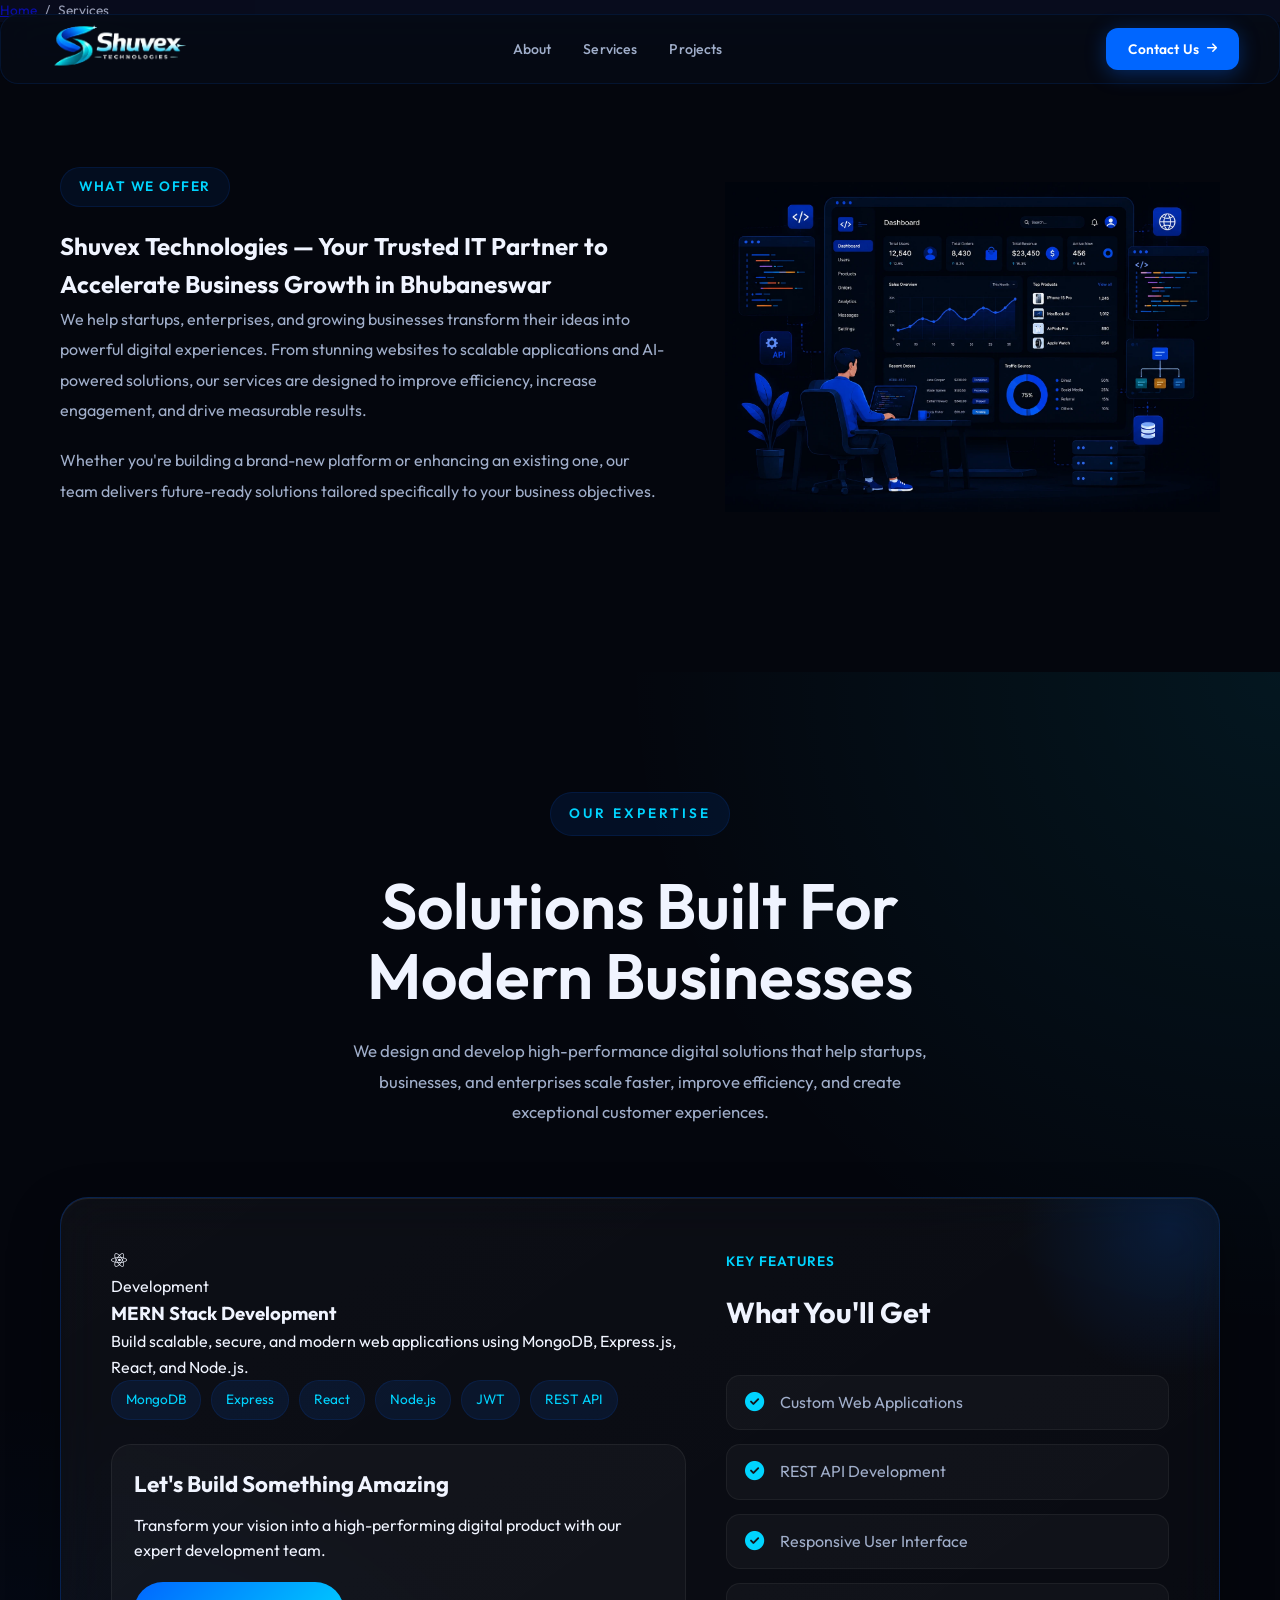
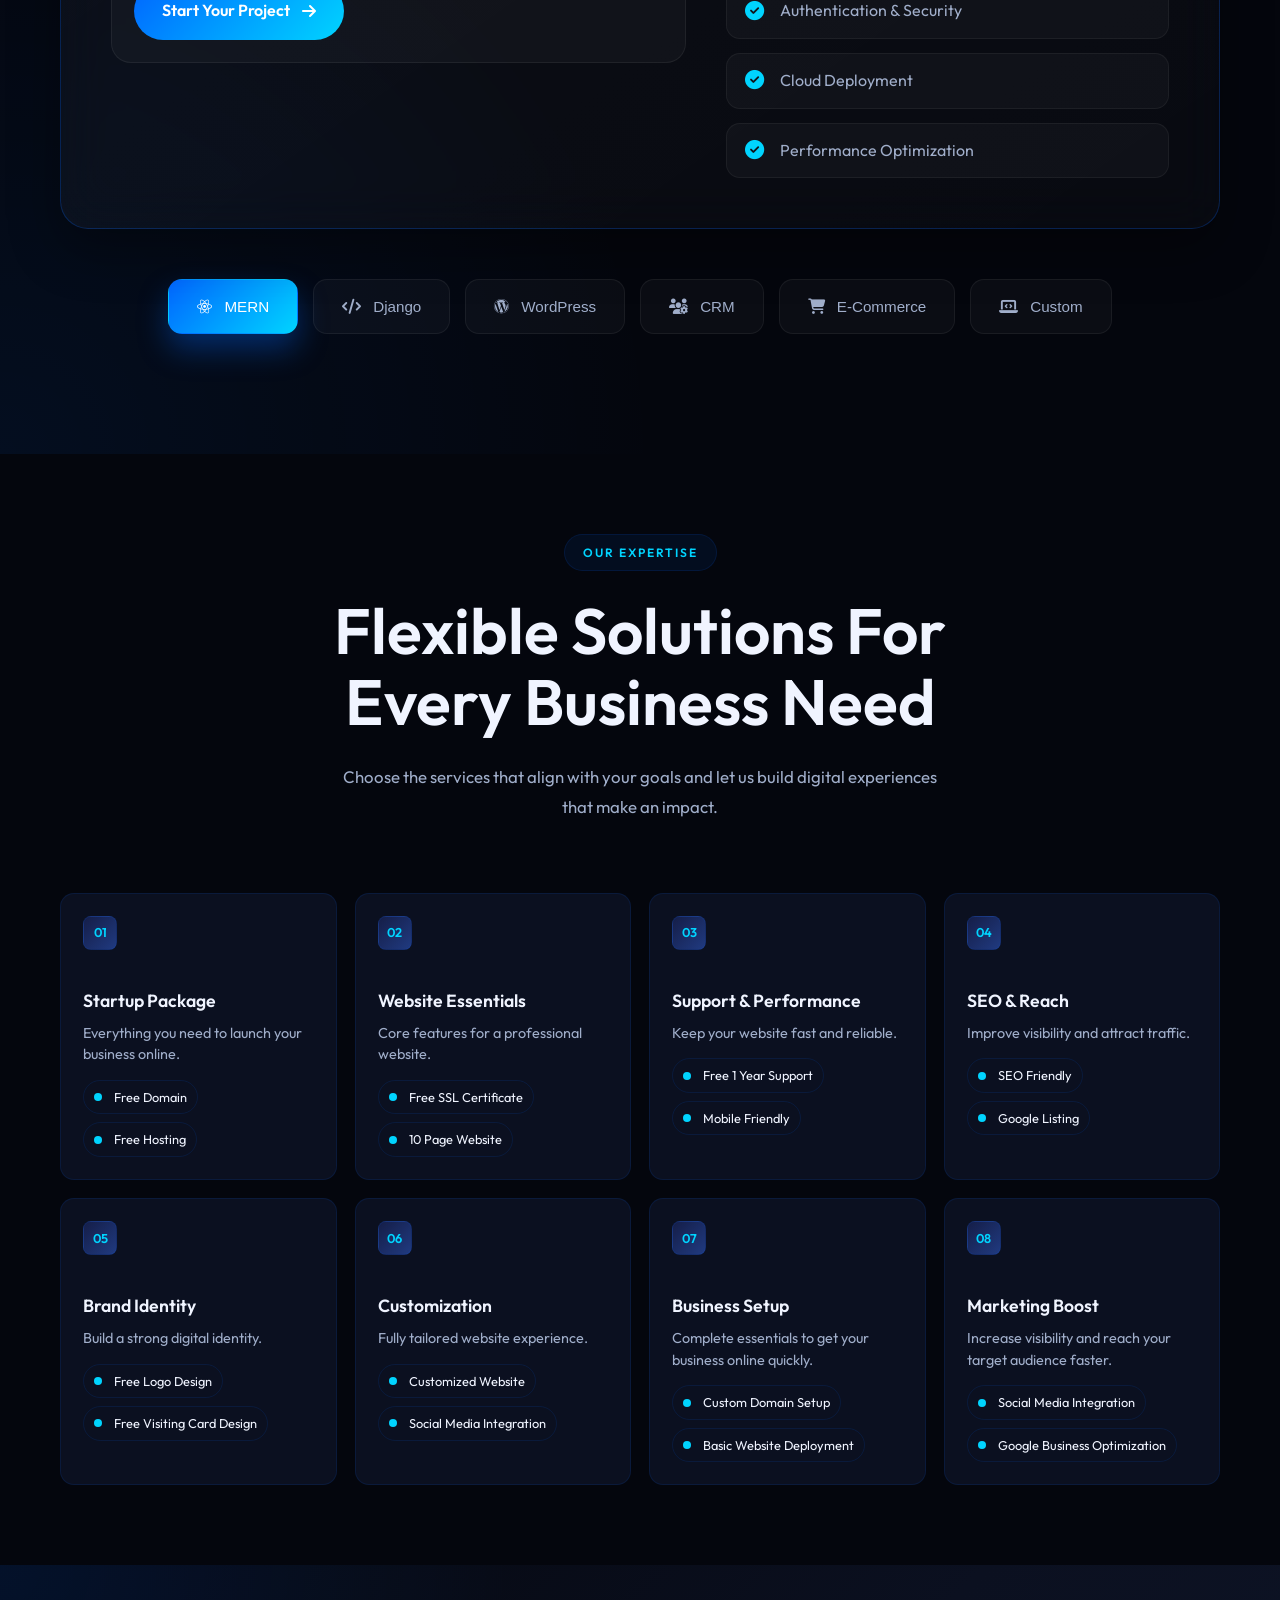
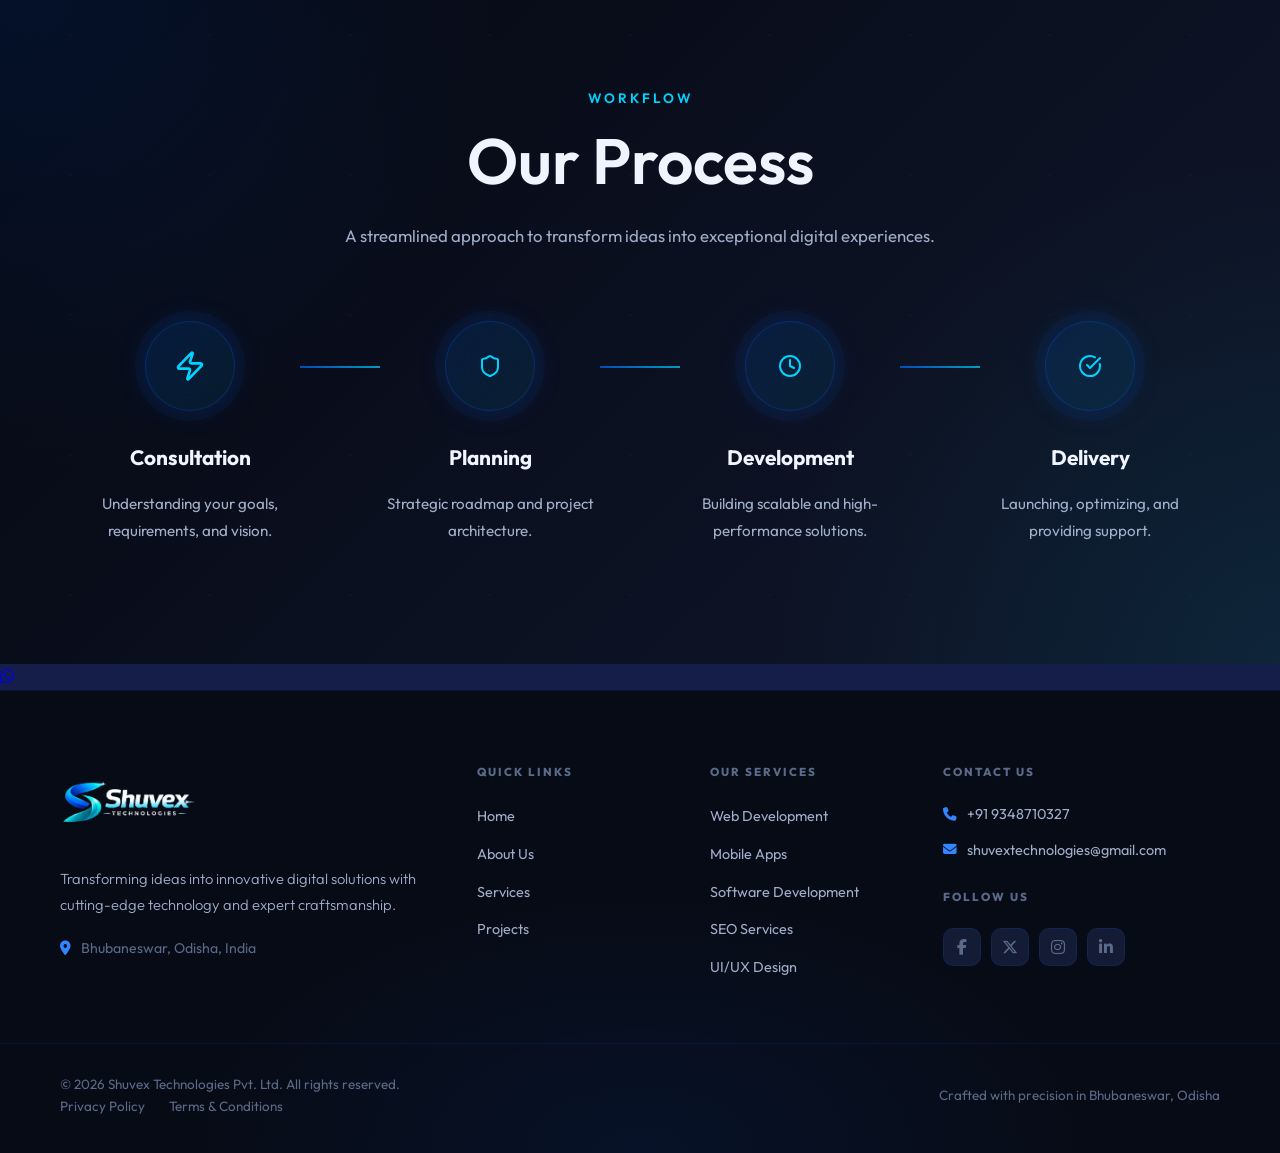
<file: service.html>
<!DOCTYPE html>
<html lang="en" prefix="og: https://ogp.me/ns#">
<head>
  <meta charset="UTF-8" />
  <meta name="viewport" content="width=device-width, initial-scale=1.0" />

  <!-- ═══════════════════════════════════════════════
       PRIMARY META TAGS
  ═══════════════════════════════════════════════ -->
  <title>Web Development, SEO & Digital Services | Shuvex Technologies Bhubaneswar</title>
  <meta name="description" content="Shuvex Technologies offers MERN stack, Django, WordPress, CRM, eCommerce, SEO and custom software development services in Bhubaneswar, Odisha. Get a free consultation today." />
  <meta name="keywords" content="web development Bhubaneswar, MERN stack development Odisha, Django development India, WordPress development, CRM software, eCommerce development, SEO services Bhubaneswar, custom software Shuvex Technologies" />
  <meta name="author" content="Shuvex Technologies Pvt. Ltd." />
  <meta name="robots" content="index, follow, max-snippet:-1, max-image-preview:large, max-video-preview:-1" />
  <meta name="googlebot" content="index, follow" />
  <meta name="revisit-after" content="7 days" />
  <meta name="language" content="English" />
  <meta name="rating" content="general" />
  <meta name="theme-color" content="#0b0b0f" />

  <!-- ═══════════════════════════════════════════════
       CANONICAL & ALTERNATE
  ═══════════════════════════════════════════════ -->
  <link rel="canonical" href="https://ShuvexTechnologies.netlify.app/service.html" />
  <link rel="alternate" hreflang="en-IN" href="https://ShuvexTechnologies.netlify.app/service.html" />
  <link rel="alternate" hreflang="x-default" href="https://ShuvexTechnologies.netlify.app/service.html" />

  <!-- ═══════════════════════════════════════════════
       OPEN GRAPH
  ═══════════════════════════════════════════════ -->
  <meta property="og:type" content="website" />
  <meta property="og:site_name" content="Shuvex Technologies" />
  <meta property="og:url" content="https://ShuvexTechnologies.netlify.app/service.html" />
  <meta property="og:title" content="Web Development, SEO & Digital Services | Shuvex Technologies" />
  <meta property="og:description" content="MERN stack, Django, WordPress, CRM, eCommerce, SEO and custom software development services from Bhubaneswar's premier IT company." />
  <meta property="og:image" content="https://ShuvexTechnologies.netlify.app/bg1.webp" />
  <meta property="og:image:width" content="1200" />
  <meta property="og:image:height" content="630" />
  <meta property="og:image:alt" content="Shuvex Technologies Digital Services — Bhubaneswar" />
  <meta property="og:locale" content="en_IN" />

  <!-- ═══════════════════════════════════════════════
       TWITTER CARD
  ═══════════════════════════════════════════════ -->
  <meta name="twitter:card" content="summary_large_image" />
  <meta name="twitter:site" content="@Shuvextech" />
  <meta name="twitter:creator" content="@Shuvextech" />
  <meta name="twitter:title" content="Web Development, SEO & Digital Services | Shuvex Technologies" />
  <meta name="twitter:description" content="MERN, Django, WordPress, CRM, eCommerce, SEO & custom software from Bhubaneswar's premier IT company." />
  <meta name="twitter:image" content="https://ShuvexTechnologies.netlify.app/bg1.webp" />
  <meta name="twitter:image:alt" content="Shuvex Technologies Services" />

  <!-- ═══════════════════════════════════════════════
       GEO & CONTACT
  ═══════════════════════════════════════════════ -->
  <meta name="geo.region" content="IN-OR" />
  <meta name="geo.placename" content="Bhubaneswar, Odisha, India" />
  <meta name="geo.position" content="20.2961;85.8245" />
  <meta name="ICBM" content="20.2961, 85.8245" />
  <meta name="telephone" content="+91-9348710327" />

  <!-- ═══════════════════════════════════════════════
       STRUCTURED DATA – WebPage + Service offerings
  ═══════════════════════════════════════════════ -->
  <script type="application/ld+json">
  {
    "@context": "https://schema.org",
    "@type": "WebPage",
    "@id": "https://ShuvexTechnologies.netlify.app/service.html",
    "url": "https://ShuvexTechnologies.netlify.app/service.html",
    "name": "Web Development, SEO & Digital Services — Shuvex Technologies",
    "description": "MERN stack, Django, WordPress, CRM, eCommerce, SEO and custom software development services in Bhubaneswar, Odisha.",
    "inLanguage": "en-IN",
    "isPartOf": {
      "@type": "WebSite",
      "@id": "https://ShuvexTechnologies.netlify.app/#website",
      "url": "https://ShuvexTechnologies.netlify.app/",
      "name": "Shuvex Technologies"
    },
    "about": {
      "@type": "Organization",
      "@id": "https://ShuvexTechnologies.netlify.app/#organization"
    }
  }
  </script>

  <script type="application/ld+json">
  {
    "@context": "https://schema.org",
    "@type": "ItemList",
    "name": "IT Services by Shuvex Technologies",
    "description": "Digital services offered by Shuvex Technologies, Bhubaneswar.",
    "numberOfItems": 6,
    "itemListElement": [
      {
        "@type": "ListItem",
        "position": 1,
        "item": {
          "@type": "Service",
          "name": "MERN Stack Development",
          "description": "Scalable, secure web applications using MongoDB, Express.js, React and Node.js.",
          "provider": { "@id": "https://ShuvexTechnologies.netlify.app/#organization" }
        }
      },
      {
        "@type": "ListItem",
        "position": 2,
        "item": {
          "@type": "Service",
          "name": "Django Development",
          "description": "Robust Python-based web applications and APIs using the Django framework.",
          "provider": { "@id": "https://ShuvexTechnologies.netlify.app/#organization" }
        }
      },
      {
        "@type": "ListItem",
        "position": 3,
        "item": {
          "@type": "Service",
          "name": "WordPress Development",
          "description": "Custom WordPress websites, themes and plugins for businesses of all sizes.",
          "provider": { "@id": "https://ShuvexTechnologies.netlify.app/#organization" }
        }
      },
      {
        "@type": "ListItem",
        "position": 4,
        "item": {
          "@type": "Service",
          "name": "CRM Development",
          "description": "Custom Customer Relationship Management platforms for business workflow and tracking.",
          "provider": { "@id": "https://ShuvexTechnologies.netlify.app/#organization" }
        }
      },
      {
        "@type": "ListItem",
        "position": 5,
        "item": {
          "@type": "Service",
          "name": "eCommerce Development",
          "description": "Full-featured online stores and eCommerce platforms built for performance and conversions.",
          "provider": { "@id": "https://ShuvexTechnologies.netlify.app/#organization" }
        }
      },
      {
        "@type": "ListItem",
        "position": 6,
        "item": {
          "@type": "Service",
          "name": "Custom Software Development",
          "description": "Bespoke software solutions tailored to your unique business needs and workflows.",
          "provider": { "@id": "https://ShuvexTechnologies.netlify.app/#organization" }
        }
      }
    ]
  }
  </script>

  <script type="application/ld+json">
  {
    "@context": "https://schema.org",
    "@type": "BreadcrumbList",
    "itemListElement": [
      {
        "@type": "ListItem",
        "position": 1,
        "name": "Home",
        "item": "https://ShuvexTechnologies.netlify.app/"
      },
      {
        "@type": "ListItem",
        "position": 2,
        "name": "Services",
        "item": "https://ShuvexTechnologies.netlify.app/service.html"
      }
    ]
  }
  </script>

  <!-- ═══════════════════════════════════════════════
       PERFORMANCE – Resource Hints
  ═══════════════════════════════════════════════ -->
  <link rel="preconnect" href="https://fonts.googleapis.com" />
  <link rel="preconnect" href="https://fonts.gstatic.com" crossorigin />
  <link rel="preconnect" href="https://cdnjs.cloudflare.com" />

  <!-- Preload hero/LCP image -->
  <link rel="preload" as="image" href="bg1.webp" fetchpriority="high" />

  <!-- Fonts -->
  <link href="https://fonts.googleapis.com/css2?family=Outfit:wght@300;400;500;600;700;800;900&family=Space+Mono:wght@400;700&display=swap" rel="stylesheet" />

  <!-- Icons (non-render-blocking) -->
  <link rel="stylesheet" href="https://cdnjs.cloudflare.com/ajax/libs/font-awesome/6.5.0/css/all.min.css" media="print" onload="this.media='all'" />
  <noscript>
    <link rel="stylesheet" href="https://cdnjs.cloudflare.com/ajax/libs/font-awesome/6.5.0/css/all.min.css" />
  </noscript>

  <link rel="stylesheet" href="service.css" />
  <link rel="stylesheet" href="commonfooter.css" />

  <!-- Favicon -->
  <link rel="icon" href="/favicon.ico" sizes="any" />
  <link rel="icon" href="/favicon.svg" type="image/svg+xml" />
  <link rel="apple-touch-icon" href="/apple-touch-icon.png" />

</head>
<body>

<!-- Skip Navigation -->
<a href="#main-content" class="skip-nav" style="position:absolute;left:-9999px;top:0;z-index:9999;padding:8px 16px;background:#000;color:#fff;text-decoration:none">Skip to main content</a>

<!-- ═══════════════════════════════════════════════
     HEADER
═══════════════════════════════════════════════ -->
<header id="hdr" role="banner">
  <div class="nav-wrap">
    <a href="/" class="logo" aria-label="Shuvex Technologies - IT Company Bhubaneswar Home">
      <div class="logo-icon" aria-hidden="true">
        <img src="suvex_2.webp" alt="Shuvex Technologies logo" width="40" height="40" />
      </div>
    </a>

    <nav class="d-nav" role="navigation" aria-label="Primary navigation">
      <ul role="list">
        <li><a href="/about.html" title="About Shuvex Technologies">About</a></li>
        <li><a href="/service.html" title="IT Services - Web, Mobile, SEO in Bhubaneswar" aria-current="page">Services</a></li>
        <li><a href="/project.html" title="Our Projects & Portfolio">Projects</a></li>
      </ul>
    </nav>

    <a href="index.html#contact" class="btn-nav d-cta" aria-label="Contact Shuvex Technologies">
      Contact Us <i class="fas fa-arrow-right" style="font-size:0.72rem" aria-hidden="true"></i>
    </a>

    <button class="hamburger" id="hbg" aria-label="Toggle mobile menu" aria-expanded="false" aria-controls="mob">
      <span></span><span></span><span></span>
    </button>
  </div>

  <nav class="mobile-nav" id="mob" role="navigation" aria-label="Mobile navigation" style="margin:0 14px;position:relative;top:0">
    <a href="/about.html">About</a>
    <a href="/service.html" aria-current="page">Services</a>
    <a href="/project.html">Projects</a>
  </nav>
</header>

<!-- ═══════════════════════════════════════════════
     MAIN CONTENT
═══════════════════════════════════════════════ -->
<main id="main-content" role="main">

  <!-- Breadcrumb (visible + semantic) -->
  <nav aria-label="Breadcrumb" style="background-color:#000;:12px 24px;font-size:.85rem;opacity:.6">
    <ol style="list-style:none;margin:0;padding:0;display:flex;gap:8px;flex-wrap:wrap" itemscope itemtype="https://schema.org/BreadcrumbList">
      <li itemprop="itemListElement" itemscope itemtype="https://schema.org/ListItem">
        <a href="index.html" itemprop="item"><span itemprop="name">Home</span></a>
        <meta itemprop="position" content="1" />
      </li>
      <li aria-hidden="true">/</li>
      <li itemprop="itemListElement" itemscope itemtype="https://schema.org/ListItem">
        <span itemprop="name" aria-current="page">Services</span>
        <meta itemprop="position" content="2" />
      </li>
    </ol>
  </nav>

  <!-- ═══════════════════════════════════════════════
       HERO SECTION
  ═══════════════════════════════════════════════ -->
  <section class="services" aria-labelledby="services-hero-heading">
    <div class="container">
      <div class="service-hero">
        <div class="hero-content">
          <span class="tag">WHAT WE OFFER</span>
          <!-- H1: one per page, keyword-rich — was incorrectly an H2 before -->
          <h1 id="services-hero-heading">
            Shuvex Technologies — Your Trusted IT Partner to Accelerate Business Growth in Bhubaneswar
          </h1>
          <p>We help startups, enterprises, and growing businesses transform their ideas into powerful digital experiences. From stunning websites to scalable applications and AI-powered solutions, our services are designed to improve efficiency, increase engagement, and drive measurable results.</p>
          <p>Whether you're building a brand-new platform or enhancing an existing one, our team delivers future-ready solutions tailored specifically to your business objectives.</p>
        </div>
        <div class="hero-image">
          <img src="bg1.webp"
               alt="Shuvex Technologies digital services — web development and software solutions in Bhubaneswar, Odisha"
               width="600" height="450"
               fetchpriority="high"
               decoding="async" />
        </div>
      </div>
    </div>
  </section>

  <!-- ═══════════════════════════════════════════════
       SERVICES SHOWCASE
  ═══════════════════════════════════════════════ -->
  <section class="services-showcase" id="services" aria-labelledby="services-showcase-heading">
    <div class="container">
      <div class="section-header">
        <span class="section-tag">OUR EXPERTISE</span>
        <h2 id="services-showcase-heading">Solutions Built For Modern Businesses</h2>
        <p>We design and develop high-performance digital solutions that help startups, businesses, and enterprises scale faster, improve efficiency, and create exceptional customer experiences.</p>
      </div>

      <!-- Main Service Card -->
      <div class="service-display">
        <!-- Left Content -->
        <div class="service-left">
          <div class="service-top">
            <div class="service-icon" id="serviceIcon" aria-hidden="true">
              <i class="fa-brands fa-react"></i>
            </div>
            <span class="service-badge">Development</span>
          </div>
          <h3 id="serviceTitle">MERN Stack Development</h3>
          <p id="serviceDescription">Build scalable, secure, and modern web applications using MongoDB, Express.js, React, and Node.js.</p>
          <div class="tech-stack" id="techStack" aria-label="Technologies used">
            <span>MongoDB</span>
            <span>Express</span>
            <span>React</span>
            <span>Node.js</span>
            <span>JWT</span>
            <span>REST API</span>
          </div>
          <div class="cta-box">
            <h4>Let's Build Something Amazing</h4>
            <p>Transform your vision into a high-performing digital product with our expert development team.</p>
            <a class="service-btn" href="index.html#contact" aria-label="Start your project with Shuvex Technologies">
              Start Your Project
              <i class="fa-solid fa-arrow-right" aria-hidden="true"></i>
            </a>
          </div>
        </div>

        <!-- Right Content -->
        <div class="service-right">
          <div class="feature-header">
            <span>KEY FEATURES</span>
            <h4>What You'll Get</h4>
          </div>
          <ul class="feature-list" id="featureList">
            <li><i class="fa-solid fa-circle-check" aria-hidden="true"></i> Custom Web Applications</li>
            <li><i class="fa-solid fa-circle-check" aria-hidden="true"></i> REST API Development</li>
            <li><i class="fa-solid fa-circle-check" aria-hidden="true"></i> Responsive User Interface</li>
            <li><i class="fa-solid fa-circle-check" aria-hidden="true"></i> Authentication &amp; Security</li>
            <li><i class="fa-solid fa-circle-check" aria-hidden="true"></i> Cloud Deployment</li>
            <li><i class="fa-solid fa-circle-check" aria-hidden="true"></i> Performance Optimization</li>
          </ul>
        </div>
      </div>

      <!-- Service Navigation Tabs -->
      <div class="service-tabs" role="tablist" aria-label="Service categories">
        <button class="service-tab active" data-service="mern" role="tab" aria-selected="true" aria-controls="serviceTitle">
          <i class="fa-brands fa-react" aria-hidden="true"></i>
          <span>MERN</span>
        </button>
        <button class="service-tab" data-service="django" role="tab" aria-selected="false">
          <i class="fa-solid fa-code" aria-hidden="true"></i>
          <span>Django</span>
        </button>
        <button class="service-tab" data-service="wordpress" role="tab" aria-selected="false">
          <i class="fa-brands fa-wordpress" aria-hidden="true"></i>
          <span>WordPress</span>
        </button>
        <button class="service-tab" data-service="crm" role="tab" aria-selected="false">
          <i class="fa-solid fa-users-gear" aria-hidden="true"></i>
          <span>CRM</span>
        </button>
        <button class="service-tab" data-service="ecommerce" role="tab" aria-selected="false">
          <i class="fa-solid fa-cart-shopping" aria-hidden="true"></i>
          <span>E-Commerce</span>
        </button>
        <button class="service-tab" data-service="custom" role="tab" aria-selected="false">
          <i class="fa-solid fa-laptop-code" aria-hidden="true"></i>
          <span>Custom</span>
        </button>
      </div>
    </div>
  </section>

  <!-- ═══════════════════════════════════════════════
       SERVICES GRID
  ═══════════════════════════════════════════════ -->
  <section class="services-grid-section horizontal" id="web-development" aria-labelledby="services-grid-heading">
    <div class="container">
      <div class="section-header">
        <span class="tag">OUR EXPERTISE</span>
        <h2 id="services-grid-heading">Flexible Solutions For Every Business Need</h2>
        <p>Choose the services that align with your goals and let us build digital experiences that make an impact.</p>
      </div>

      <div class="services-grid" role="list">

        <div class="service-card" role="listitem" id="mobile-apps">
          <span class="service-number" aria-hidden="true">01</span>
          <h3>Startup Package</h3>
          <p>Everything you need to launch your business online.</p>
          <ul>
            <li>Free Domain</li>
            <li>Free Hosting</li>
          </ul>
        </div>

        <div class="service-card" role="listitem">
          <span class="service-number" aria-hidden="true">02</span>
          <h3>Website Essentials</h3>
          <p>Core features for a professional website.</p>
          <ul>
            <li>Free SSL Certificate</li>
            <li>10 Page Website</li>
          </ul>
        </div>

        <div class="service-card" role="listitem" id="software-development">
          <span class="service-number" aria-hidden="true">03</span>
          <h3>Support &amp; Performance</h3>
          <p>Keep your website fast and reliable.</p>
          <ul>
            <li>Free 1 Year Support</li>
            <li>Mobile Friendly</li>
          </ul>
        </div>

        <div class="service-card" role="listitem" id="seo-services">
          <span class="service-number" aria-hidden="true">04</span>
          <h3>SEO &amp; Reach</h3>
          <p>Improve visibility and attract traffic.</p>
          <ul>
            <li>SEO Friendly</li>
            <li>Google Listing</li>
          </ul>
        </div>

        <div class="service-card" role="listitem">
          <span class="service-number" aria-hidden="true">05</span>
          <h3>Brand Identity</h3>
          <p>Build a strong digital identity.</p>
          <ul>
            <li>Free Logo Design</li>
            <li>Free Visiting Card Design</li>
          </ul>
        </div>

        <div class="service-card" role="listitem" id="ui-ux-design">
          <span class="service-number" aria-hidden="true">06</span>
          <h3>Customization</h3>
          <p>Fully tailored website experience.</p>
          <ul>
            <li>Customized Website</li>
            <li>Social Media Integration</li>
          </ul>
        </div>

        <div class="service-card" role="listitem">
          <span class="service-number" aria-hidden="true">07</span>
          <h3>Business Setup</h3>
          <p>Complete essentials to get your business online quickly.</p>
          <ul>
            <li>Custom Domain Setup</li>
            <li>Basic Website Deployment</li>
          </ul>
        </div>

        <div class="service-card" role="listitem">
          <span class="service-number" aria-hidden="true">08</span>
          <h3>Marketing Boost</h3>
          <p>Increase visibility and reach your target audience faster.</p>
          <ul>
            <li>Social Media Integration</li>
            <li>Google Business Optimization</li>
          </ul>
        </div>

      </div>
    </div>
  </section>

  <!-- ═══════════════════════════════════════════════
       PROCESS SECTION
  ═══════════════════════════════════════════════ -->
  <section class="process-section" aria-labelledby="process-heading">
    <div class="container">
      <div class="section-header">
        <span>WORKFLOW</span>
        <h2 id="process-heading">Our Process</h2>
        <p>A streamlined approach to transform ideas into exceptional digital experiences.</p>
      </div>

      <div class="process-wrapper" role="list">

        <div class="process-step" role="listitem">
          <div class="process-icon" aria-hidden="true">
            <svg class="process-svg" fill="none" height="32" stroke="currentColor" stroke-linecap="round" stroke-linejoin="round" stroke-width="2" viewBox="0 0 24 24" width="32" xmlns="http://www.w3.org/2000/svg">
              <path d="M4 14a1 1 0 0 1-.78-1.63l9.9-10.2a.5.5 0 0 1 .86.46l-1.92 6.02A1 1 0 0 0 13 10h7a1 1 0 0 1 .78 1.63l-9.9 10.2a.5.5 0 0 1-.86-.46l1.92-6.02A1 1 0 0 0 11 14z"></path>
            </svg>
          </div>
          <h3>Consultation</h3>
          <p>Understanding your goals, requirements, and vision.</p>
        </div>

        <div class="connector" aria-hidden="true"></div>

        <div class="process-step" role="listitem">
          <div class="process-icon" aria-hidden="true">
            <svg fill="none" height="24" stroke="currentColor" stroke-linecap="round" stroke-linejoin="round" stroke-width="2" viewBox="0 0 24 24" width="24" xmlns="http://www.w3.org/2000/svg">
              <path d="M20 13c0 5-3.5 7.5-7.66 8.95a1 1 0 0 1-.67-.01C7.5 20.5 4 18 4 13V6a1 1 0 0 1 1-1c2 0 4.5-1.2 6.24-2.72a1.17 1.17 0 0 1 1.52 0C14.51 3.81 17 5 19 5a1 1 0 0 1 1 1z"></path>
            </svg>
          </div>
          <h3>Planning</h3>
          <p>Strategic roadmap and project architecture.</p>
        </div>

        <div class="connector" aria-hidden="true"></div>

        <div class="process-step" role="listitem">
          <div class="process-icon" aria-hidden="true">
            <svg fill="none" height="24" stroke="currentColor" stroke-linecap="round" stroke-linejoin="round" stroke-width="2" viewBox="0 0 24 24" width="24" xmlns="http://www.w3.org/2000/svg">
              <circle cx="12" cy="12" r="10"></circle>
              <polyline points="12 6 12 12 16 14"></polyline>
            </svg>
          </div>
          <h3>Development</h3>
          <p>Building scalable and high-performance solutions.</p>
        </div>

        <div class="connector" aria-hidden="true"></div>

        <div class="process-step" role="listitem">
          <div class="process-icon" aria-hidden="true">
            <svg fill="none" height="24" stroke="currentColor" stroke-linecap="round" stroke-linejoin="round" stroke-width="2" viewBox="0 0 24 24" width="24" xmlns="http://www.w3.org/2000/svg">
              <path d="M21.801 10A10 10 0 1 1 17 3.335"></path>
              <path d="m9 11 3 3L22 4"></path>
            </svg>
          </div>
          <h3>Delivery</h3>
          <p>Launching, optimizing, and providing support.</p>
        </div>

      </div>
    </div>
  </section>

</main><!-- /main -->

<!-- WhatsApp Float -->
<a href="https://wa.me/919348710327" class="wa-float" target="_blank" rel="noopener noreferrer"
   aria-label="Chat with Shuvex Technologies on WhatsApp">
  <i class="fab fa-whatsapp" aria-hidden="true"></i>
</a>

<!-- ═══════════════════════════════════════════════
     FOOTER
═══════════════════════════════════════════════ -->
<footer>
  <div class="footer-grid">

    <!-- Brand -->
    <div class="footer-brand">
      <a href="index.html" aria-label="Shuvex Technologies Home">
        <img src="suvex_2.webp" alt="Shuvex Technologies logo" width="120" height="40" loading="lazy" style="position:relative;right:10px" />
      </a>
      <p>Transforming ideas into innovative digital solutions with cutting-edge technology and expert craftsmanship.</p>
      <div class="footer-loc">
        <i class="fas fa-map-marker-alt" aria-hidden="true"></i>
        <span>Bhubaneswar, Odisha, India</span>
      </div>
    </div>

    <!-- Quick Links -->
    <div class="footer-col">
      <h4>Quick Links</h4>
      <ul>
        <li><a href="index.html">Home</a></li>
        <li><a href="about.html">About Us</a></li>
        <li><a href="service.html" aria-current="page">Services</a></li>
        <li><a href="project.html">Projects</a></li>
      </ul>
    </div>

    <!-- Services -->
    <div class="footer-col">
      <h4>Our Services</h4>
      <ul>
        <li><a href="service.html#web-development">Web Development</a></li>
        <li><a href="service.html#mobile-apps">Mobile Apps</a></li>
        <li><a href="service.html#software-development">Software Development</a></li>
        <li><a href="service.html#seo-services">SEO Services</a></li>
        <li><a href="service.html#ui-ux-design">UI/UX Design</a></li>
      </ul>
    </div>

    <!-- Contact -->
    <div class="footer-col">
      <h4>Contact Us</h4>
      <ul class="footer-contact">
        <li>
          <i class="fas fa-phone" aria-hidden="true"></i>
          <a href="tel:+919348710327">+91 9348710327</a>
        </li>
        <li>
          <i class="fas fa-envelope" aria-hidden="true"></i>
          <a href="mailto:shuvextechnologies@gmail.com">shuvextechnologies@gmail.com</a>
        </li>
      </ul>

      <h4 style="margin-top:26px">Follow Us</h4>
      <div class="footer-social">
        <a class="fsoc" href="https://www.facebook.com/people/Shuvex-Tecno/pfbid02UJndcoBthuUkKXGdd5XUHd18pf2cxVdkRhtnjddj7rZ9WiqnP4wiSHENrRUdRvRAl/" target="_blank" rel="noopener noreferrer" aria-label="Shuvex Technologies on Facebook">
          <i class="fab fa-facebook-f" aria-hidden="true"></i>
        </a>
        <a class="fsoc" href="https://x.com/Shuvextech" target="_blank" rel="noopener noreferrer" aria-label="Shuvex Technologies on X">
          <i class="fab fa-x-twitter" aria-hidden="true"></i>
        </a>
        <a class="fsoc" href="https://www.instagram.com/shuvex_technologies?" target="_blank" rel="noopener noreferrer" aria-label="Shuvex Technologies on Instagram">
          <i class="fab fa-instagram" aria-hidden="true"></i>
        </a>
        <a class="fsoc" href="https://www.linkedin.com/in/shuvex-technologies-51b27a418" target="_blank" rel="noopener noreferrer" aria-label="Shuvex Technologies on LinkedIn">
          <i class="fab fa-linkedin-in" aria-hidden="true"></i>
        </a>
      </div>
    </div>

  </div>

  <div class="footer-bottom">
    <div>
      <p>© <span id="year">2026</span> Shuvex Technologies Pvt. Ltd. All rights reserved.</p>
      <div class="footer-links">
        <a href="privacy-policy.html">Privacy Policy</a>
        <a href="terms-and-conditions.html">Terms &amp; Conditions</a>
      </div>
    </div>
    <p>Crafted with precision in Bhubaneswar, Odisha</p>
  </div>
</footer>

<!-- Back to Top Button (single instance) -->
<button id="topBtn" aria-label="Back to top">↑</button>

<!-- Cursor Glow (single instance) -->
<div class="cursor-glow" aria-hidden="true"></div>

<script>document.getElementById('year').textContent = new Date().getFullYear();</script>
<script defer src="service.js"></script>
</body>
</html>
</file>
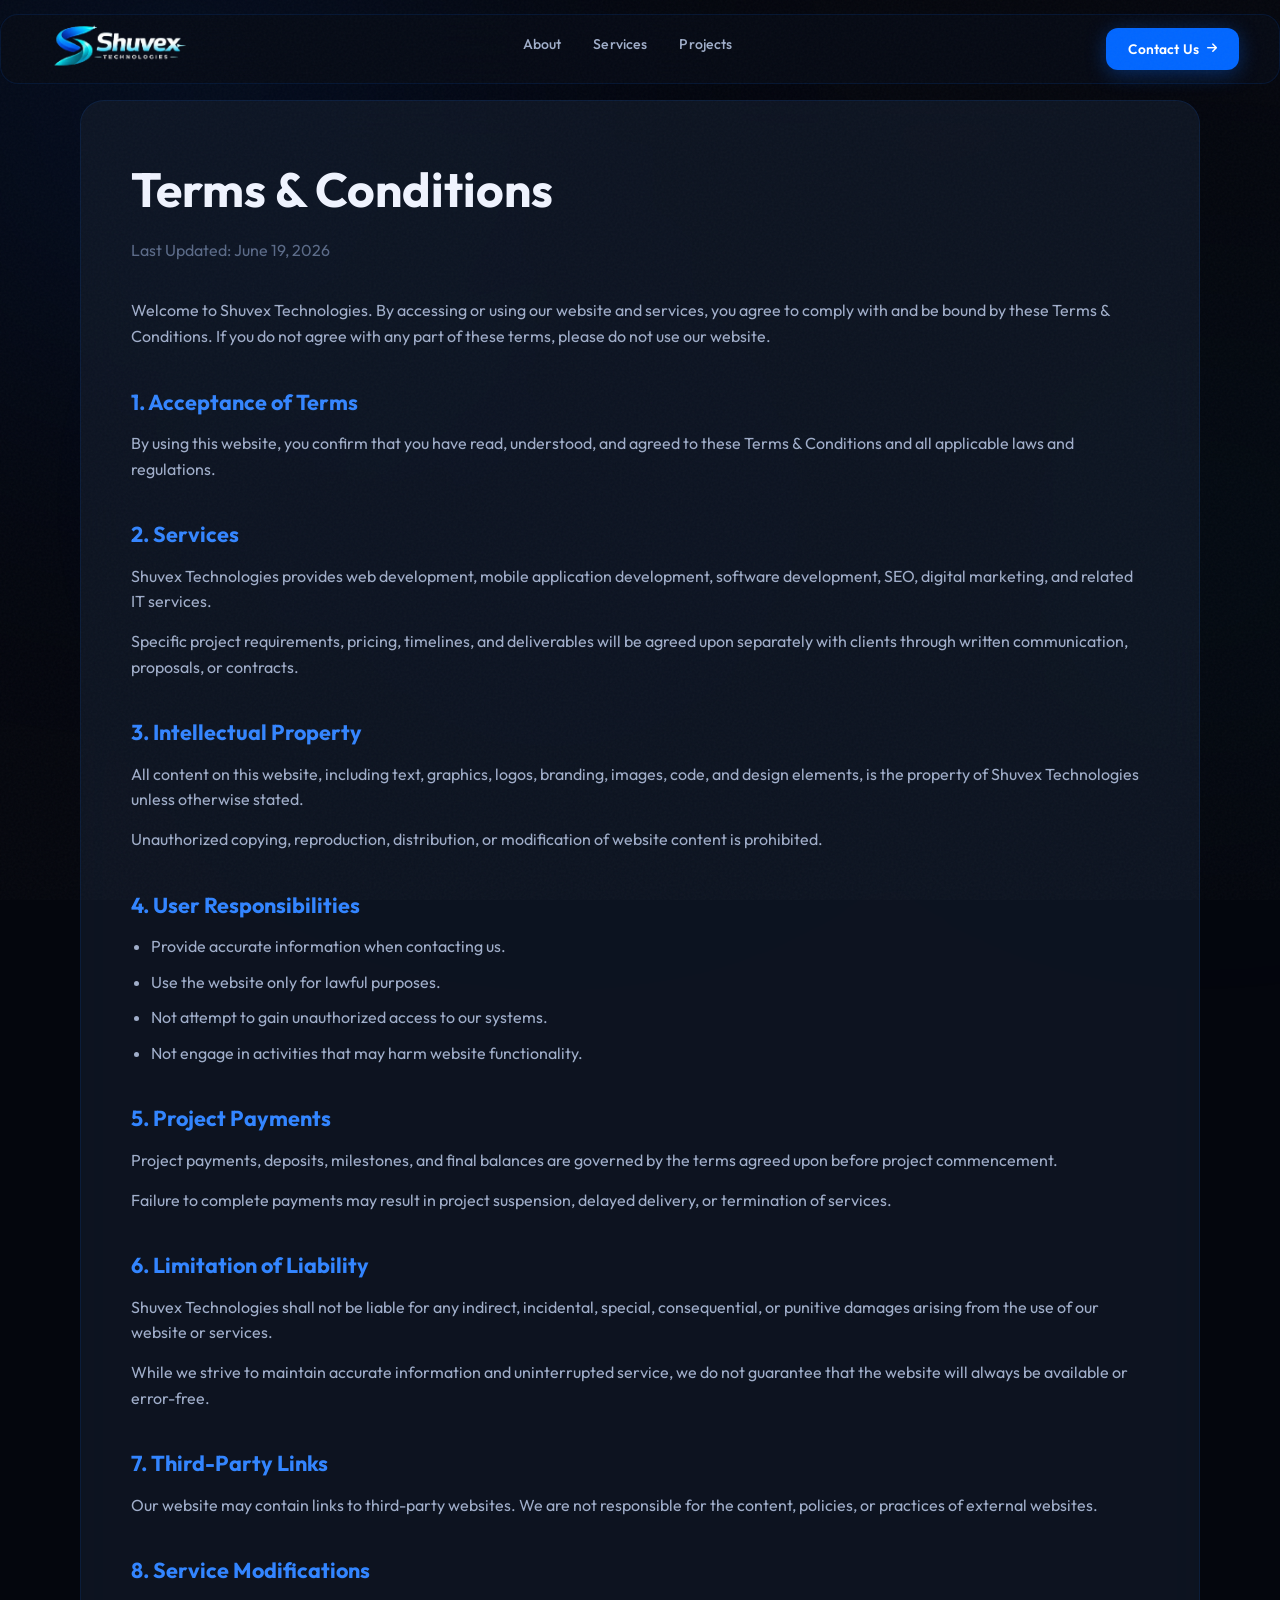
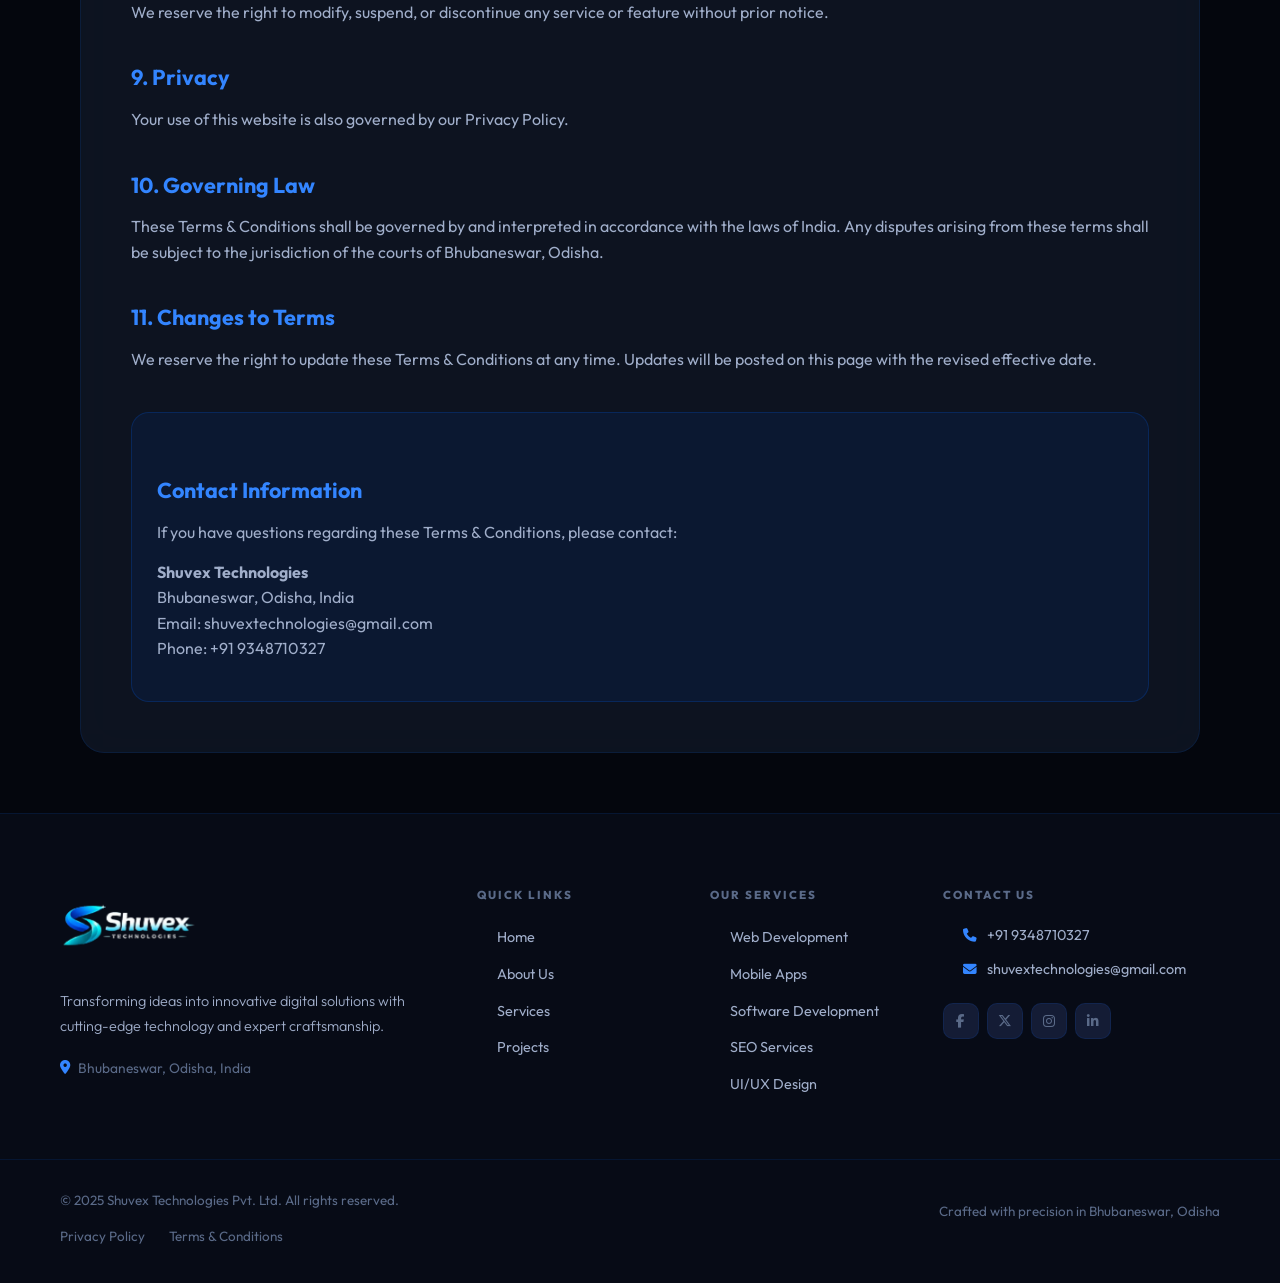
<file: terms-and-conditions.html>
<!DOCTYPE html>
<html lang="en">
<head>
<meta charset="UTF-8">
<meta name="viewport" content="width=device-width, initial-scale=1.0">

<title>Terms & Conditions | Shuvex Technologies</title>

<meta name="description" content="Terms and Conditions for Shuvex Technologies. Read the terms governing the use of our website and services.">

<link rel="preconnect" href="https://fonts.googleapis.com">
<link rel="preconnect" href="https://fonts.gstatic.com" crossorigin>
<link rel="stylesheet" href="https://fonts.googleapis.com/css2?family=Outfit:wght@300;400;500;600;700;800;900&family=Space+Mono:ital,wght@0,400;0,700;1,400&display=swap" />
<link rel="stylesheet" href="https://cdnjs.cloudflare.com/ajax/libs/font-awesome/6.5.0/css/all.min.css" media="print" onload="this.media='all'" />
<noscript><link rel="stylesheet" href="https://cdnjs.cloudflare.com/ajax/libs/font-awesome/6.5.0/css/all.min.css" /></noscript>
<link rel="stylesheet" href="terms-and-conditions.css">
 <link rel="stylesheet" href="commonfooter.css" />

</head>

<body>

<!-- ═══════════════════════════════════════════════
     HEADER
═══════════════════════════════════════════════ -->
<header id="hdr" role="banner">
  <div class="nav-wrap">
    <a href="/" class="logo" aria-label="shuvex Technologies – IT Company Bhubaneswar, Home">
      <div class="logo-icon" aria-hidden="true">
        <!-- fetchpriority="high" because logo is above the fold -->
        <img src="suvex_2.webp" alt="Shuvex  Technologies logo" width="160" height="48" fetchpriority="high" />
      </div>
    </a>

    <nav class="d-nav" role="navigation" aria-label="Primary navigation">
      <ul role="list">
        <li><a href="/about.html" title="About Shuvex Technologies">About</a></li>
        <li><a href="/service.html" title="IT Services – Web, Mobile, SEO in Bhubaneswar">Services</a></li>
        <li><a href="/project.html" title="Our Projects & Portfolio">Projects</a></li>
      </ul>
    </nav>

    <a href="#contact" class="btn-nav d-cta" aria-label="Contact shuvex Technologies">
      Contact Us <i class="fas fa-arrow-right" style="font-size:0.72rem" aria-hidden="true"></i>
    </a>

    <button class="hamburger" id="hbg" aria-label="Toggle mobile menu" aria-expanded="false" aria-controls="mob">
      <span></span><span></span><span></span>
    </button>
  </div>

  <nav class="mobile-nav" id="mob" role="navigation" aria-label="Mobile navigation" style="margin:0 14px;position:relative;top:0">
    <a href="/about.html">About</a>
    <a href="/service.html">Services</a>
    <a href="/project.html">Projects</a>
  </nav>
</header>

<div class="amb a1"></div>
<div class="amb a2"></div>
<div class="amb a3"></div>

<div class="container">

<!-- <div class="logo">
  Shuvex <span>Technologies</span>
</div> -->

<div class="card">

<h1>Terms & Conditions</h1>

<p class="updated">
Last Updated: June 19, 2026
</p>

<p>
Welcome to Shuvex Technologies. By accessing or using our website and services, you agree to comply with and be bound by these Terms & Conditions. If you do not agree with any part of these terms, please do not use our website.
</p>

<h2>1. Acceptance of Terms</h2>

<p>
By using this website, you confirm that you have read, understood, and agreed to these Terms & Conditions and all applicable laws and regulations.
</p>

<h2>2. Services</h2>

<p>
Shuvex Technologies provides web development, mobile application development, software development, SEO, digital marketing, and related IT services.
</p>

<p>
Specific project requirements, pricing, timelines, and deliverables will be agreed upon separately with clients through written communication, proposals, or contracts.
</p>

<h2>3. Intellectual Property</h2>

<p>
All content on this website, including text, graphics, logos, branding, images, code, and design elements, is the property of Shuvex Technologies unless otherwise stated.
</p>

<p>
Unauthorized copying, reproduction, distribution, or modification of website content is prohibited.
</p>

<h2>4. User Responsibilities</h2>

<ul>
<li>Provide accurate information when contacting us.</li>
<li>Use the website only for lawful purposes.</li>
<li>Not attempt to gain unauthorized access to our systems.</li>
<li>Not engage in activities that may harm website functionality.</li>
</ul>

<h2>5. Project Payments</h2>

<p>
Project payments, deposits, milestones, and final balances are governed by the terms agreed upon before project commencement.
</p>

<p>
Failure to complete payments may result in project suspension, delayed delivery, or termination of services.
</p>

<h2>6. Limitation of Liability</h2>

<p>
Shuvex Technologies shall not be liable for any indirect, incidental, special, consequential, or punitive damages arising from the use of our website or services.
</p>

<p>
While we strive to maintain accurate information and uninterrupted service, we do not guarantee that the website will always be available or error-free.
</p>

<h2>7. Third-Party Links</h2>

<p>
Our website may contain links to third-party websites. We are not responsible for the content, policies, or practices of external websites.
</p>

<h2>8. Service Modifications</h2>

<p>
We reserve the right to modify, suspend, or discontinue any service or feature without prior notice.
</p>

<h2>9. Privacy</h2>

<p>
Your use of this website is also governed by our Privacy Policy.
</p>

<h2>10. Governing Law</h2>

<p>
These Terms & Conditions shall be governed by and interpreted in accordance with the laws of India. Any disputes arising from these terms shall be subject to the jurisdiction of the courts of Bhubaneswar, Odisha.
</p>

<h2>11. Changes to Terms</h2>

<p>
We reserve the right to update these Terms & Conditions at any time. Updates will be posted on this page with the revised effective date.
</p>

<div class="contact-box">

<h2>Contact Information</h2>

<p>
If you have questions regarding these Terms & Conditions, please contact:
</p>

<p>
<strong>Shuvex Technologies</strong><br>
Bhubaneswar, Odisha, India<br>
Email: shuvextechnologies@gmail.com<br>
Phone: +91 9348710327
</p>

</div>

</div>
</div>
<footer>

    <div class="footer-grid">

        <!-- Brand -->
        <div class="footer-brand">

            <div style="position: relative; right: 10px;">
              <img src="suvex_2.webp" alt="Shuvex Technologies">
            </div>

            <p>
                Transforming ideas into innovative digital solutions with
                cutting-edge technology and expert craftsmanship.
            </p>

            <div class="footer-loc">
                <i class="fas fa-map-marker-alt"></i>
                <span>Bhubaneswar, Odisha, India</span>
            </div>

        </div>

        <!-- Quick Links -->
        <div class="footer-col">

            <h4>Quick Links</h4>

            <ul>
                <li><a href="index.html">Home</a></li>
                <li><a href="about.html">About Us</a></li>
                <li><a href="service.html">Services</a></li>
                <li><a href="project.html">Projects</a></li>
            </ul>

        </div>

        <!-- Services -->
        <div class="footer-col">

            <h4>Our Services</h4>

            <ul>
                <li><a href="service.html#web-development">Web Development</a></li>
                <li><a href="service.html#mobile-apps">Mobile Apps</a></li>
                <li><a href="service.html#software-development">Software Development</a></li>
                <li><a href="service.html#seo-services">SEO Services</a></li>
                <li><a href="service.html#ui-ux-design">UI/UX Design</a></li>
            </ul>

        </div>

        <!-- Contact -->
        <div class="footer-col">

            <h4>Contact Us</h4>

            <ul class="footer-contact">

                <li>
                    <i class="fas fa-phone"></i>
                    <a href="tel:+919348710327">
                        +91 9348710327
                    </a>
                </li>

                <li>
                    <i class="fas fa-envelope"></i>
                    <a href="mailto:shuvextechnologies@gmail.com">
                        shuvextechnologies@gmail.com
                    </a>
                </li>

            </ul>

            <div class="footer-social">

                <a href="https://www.facebook.com/people/Shuvex-Tecno/pfbid02UJndcoBthuUkKXGdd5XUHd18pf2cxVdkRhtnjddj7rZ9WiqnP4wiSHENrRUdRvRAl/" target="_blank" rel="noopener noreferrer" class="fsoc">
                    <i class="fab fa-facebook-f"></i>
                </a>

                <a href="https://x.com/Shuvextech" target="_blank" rel="noopener noreferrer" class="fsoc">
                    <i class="fab fa-x-twitter"></i>
                </a>

                <a href="https://www.instagram.com/shuvex_technologies?" target="_blank" rel="noopener noreferrer" class="fsoc">
                    <i class="fab fa-instagram"></i>
                </a>

                <a href="https://www.linkedin.com/in/shuvex-technologies-51b27a418" target="_blank" rel="noopener noreferrer" class="fsoc">
                    <i class="fab fa-linkedin-in"></i>
                </a>

            </div>

        </div>

    </div>

    <div class="footer-bottom">

        <div>

            <p>
                © 2025 Shuvex Technologies Pvt. Ltd.
                All rights reserved.
            </p>

            <div class="footer-links">

                <a href="privacy-policy.html">
                    Privacy Policy
                </a>

                <a href="terms-and-conditions.html">
                    Terms & Conditions
                </a>

            </div>

        </div>

        <p>
            Crafted with precision in Bhubaneswar, Odisha
        </p>

    </div>

</footer>



</body>
</html>

<script src="index.js" defer></script>
</file>
<file: about.css>
.amb {
  position: fixed;
  pointer-events: none;
  z-index: 0;
  border-radius: 50%;
  filter: blur(150px)
}

.a1 {
  width: 900px;
  height: 900px;
  top: -350px;
  left: -280px;
  background: radial-gradient(ellipse, rgba(0, 96, 255, .12) 0%, transparent 70%)
}

.a2 {
  width: 550px;
  height: 550px;
  top: 30%;
  right: -200px;
  background: radial-gradient(ellipse, rgba(0, 204, 255, .07) 0%, transparent 70%)
}

.a3 {
  width: 650px;
  height: 650px;
  bottom: 8%;
  left: 18%;
  background: radial-gradient(ellipse, rgba(0, 96, 255, .07) 0%, transparent 70%)
}



.wrap {
  max-width: 1300px;
  margin: 0 auto;
  padding: 0 44px
}

.phero .wrap {
  display: flex;
  align-items: center;
  position: relative;
  width: 100%
}


@keyframes blink {

  0%,
  100% {
    opacity: 1
  }

  50% {
    opacity: .2
  }
}

@keyframes up {
  from {
    opacity: 0;
    transform: translateY(30px)
  }

  to {
    opacity: 1;
    transform: translateY(0)
  }
}

@keyframes fadeIn {
  from {
    opacity: 0
  }

  to {
    opacity: 1
  }
}

/* ── HEADER ── */
 
    /* ── HERO ── */
    /* ─────────────────────────────
   HERO SECTION
───────────────────────────── */
.hero {
  min-height: 100vh;
  display: flex;
  align-items: center;
  padding: 130px 0 80px;
  position: relative;
  overflow: hidden;
}

    /* ── HERO ── */
    /* ─────────────────────────────
   HERO SECTION
───────────────────────────── */

.hero {
  min-height: 100vh;
  display: flex;
  align-items: center;
  padding: 130px 0 80px;
  position: relative;
  overflow: hidden;
}

/* PREMIUM BACKGROUND GLOW */
.hero::before {
  content: '';
  position: absolute;
  inset: 0;

  background:
    radial-gradient(
      circle at 78% 40%,
      rgba(0,102,255,0.10),
      transparent 35%
    );

  pointer-events: none;
}


.nw {
  margin: 13px 30px;
  display: flex;
  align-items: center;
  justify-content: space-between;
  height: 62px;
  padding: 0 26px;
  background: rgba(7, 11, 24, .65);
  backdrop-filter: blur(28px) saturate(2);
  -webkit-backdrop-filter: blur(28px) saturate(2);
  border: 1px solid var(--br);
  border-radius: 18px;
  transition: var(--ts)
}



.lico {
  width: 38px;
  height: 38px;
  border-radius: 10px;
  background: linear-gradient(145deg, var(--blue), #0030AA);
  display: flex;
  align-items: center;
  justify-content: center;
  font-family: 'Space Mono', monospace;
  font-weight: 700;
  font-size: .9rem;
  color: #fff;
  box-shadow: 0 4px 16px rgba(0, 96, 255, .38);
  flex-shrink: 0
}

.lname {
  font-weight: 800;
  font-size: 1rem;
  color: var(--text);
  letter-spacing: -.01em
}

.lname em {
  font-style: normal;
  color: var(--blue-b)
}

.ltag {
  display: block;
  font-size: .55rem;
  color: var(--t3);
  letter-spacing: 2px;
  text-transform: uppercase;
  font-weight: 500
}






.bnav {
  display: inline-flex;
  align-items: center;
  gap: 7px;
  background: var(--blue);
  color: #fff;
  padding: 9px 20px;
  border-radius: 11px;
  font-size: .84rem;
  font-weight: 600;
  text-decoration: none;
  border: none;
  cursor: pointer;
  transition: var(--ts);
  box-shadow: 0 4px 18px rgba(0, 96, 255, .33)
}

.bnav:hover {
  background: var(--blue-b);
  transform: translateY(-2px);
  box-shadow: 0 8px 26px rgba(0, 96, 255, .45)
}

.hbg {
  display: none;
  flex-direction: column;
  gap: 5px;
  cursor: pointer;
  background: none;
  border: none;
  padding: 4px
}

.hbg span {
  width: 22px;
  height: 2px;
  background: var(--text);
  border-radius: 2px;
  display: block;
  transition: var(--ts)
}

.hbg.on span:nth-child(1) {
  transform: translateY(7px) rotate(45deg)
}

.hbg.on span:nth-child(2) {
  opacity: 0
}

.hbg.on span:nth-child(3) {
  transform: translateY(-7px) rotate(-45deg)
}

.mnav {
  display: none;
  position: absolute;
  top: calc(100% + 6px);
  left: 0;
  right: 0;
  background: rgba(7, 11, 24, .98);
  backdrop-filter: blur(24px);
  border: 1px solid var(--br);
  border-radius: 18px;
  padding: 14px;
  flex-direction: column;
  gap: 3px
}

.mnav.op {
  display: flex
}

.mnav a {
  text-decoration: none;
  color: var(--t2);
  padding: 11px 15px;
  border-radius: 10px;
  font-weight: 500;
  font-size: .9rem;
  transition: var(--ts)
}

.mnav a:hover {
  color: var(--text);
  background: rgba(0, 96, 255, .1)
}

.mnav .bnav {
  justify-content: center;
  margin-top: 8px
}

@media(max-width:940px) {

  .dn,
  .dc {
    display: none !important
  }

  .hbg {
    display: flex
  }
}


/* ── WHO WE ARE ── */
.who {
  background: var(--dark)
}

.who-g {
  display: grid;
  grid-template-columns: 1fr 1fr;
  gap: 96px;
  align-items: center
}

@media(max-width:860px) {
  .who-g {
    grid-template-columns: 1fr;
    gap: 52px
  }
}

.who-body>p {
  font-size: .97rem;
  color: var(--t2);
  line-height: 1.82;
  font-weight: 300;
  margin-bottom: 22px
}

.who-body>p strong {
  color: var(--blue-b);
  font-weight: 700
}

.skill-chips {
  display: flex;
  flex-wrap: wrap;
  gap: 9px;
  margin-top: 36px
}

.sc-item {
  display: inline-flex;
  align-items: center;
  gap: 8px;
  background: var(--d3);
  border: 1px solid var(--br2);
  border-radius: 10px;
  padding: 9px 16px;
  font-size: .8rem;
  font-weight: 600;
  color: var(--t2);
  transition: var(--ts)
}

.sc-item:hover {
  border-color: var(--br3);
  color: var(--text);
  background: var(--d4)
}

.sc-item i {
  color: var(--blue-b);
  font-size: .78rem
}

.who-vis {
  position: relative
}

.who-frame {
  border-radius: var(--rx);
  overflow: hidden;
  border: 1px solid var(--br2);
  box-shadow: 0 48px 110px rgba(0, 0, 0, .65), 0 0 0 1px rgba(0, 96, 255, .08);
  position: relative
}

.who-frame img {
  width: 100%;
  height: 100%;
  object-fit: cover;
  display: block;
  filter: brightness(.85)
}

.who-frame::after {
  content: '';
  position: absolute;
  inset: 0;
  background: linear-gradient(145deg, rgba(0, 96, 255, .13), transparent 55%);
  pointer-events: none
}

.fcard {
  position: absolute;
  background: rgba(7, 11, 24, .88);
  backdrop-filter: blur(18px);
  border: 1px solid var(--br2);
  border-radius: 14px;
  padding: 14px 20px;
  z-index: 3
}

.fcard-tl {
  top: 22px;
  left: -28px
}

.fcard-br {
  bottom: 22px;
  right: -28px
}

@media(max-width:860px) {
  .fcard-tl {
    left: 14px;
    top: 14px
  }

  .fcard-br {
    right: 14px;
    bottom: 14px
  }
}

.fc-label {
  font-size: .58rem;
  color: var(--t3);
  text-transform: uppercase;
  letter-spacing: 2px;
  font-weight: 700;
  margin-bottom: 4px
}

.fc-val {
  font-size: .94rem;
  font-weight: 800;
  color: var(--text);
  letter-spacing: -.01em;
  display: flex;
  align-items: center;
  gap: 7px
}

.live-dot {
  display: inline-block;
  width: 7px;
  height: 7px;
  background: var(--green);
  border-radius: 50%;
  box-shadow: 0 0 8px var(--green);
  animation: blink 2s infinite;
  flex-shrink: 0
}

/* ── WHY CHOOSE ── */
.why {
  background: var(--d1)
}

.why-g {
  display: grid;
  grid-template-columns: repeat(3, 1fr);
  gap: 18px
}

@media(max-width:820px) {
  .why-g {
    grid-template-columns: 1fr
  }
}

.wcard {
  background: var(--d2);
  border: 1px solid var(--br);
  border-radius: var(--rx);
  padding: 44px 36px;
  transition: var(--ts);
  position: relative;
  overflow: hidden;
  cursor: default
}

.wcard::before {
  content: '';
  position: absolute;
  top: 0;
  left: 0;
  right: 0;
  height: 3px;
  background: transparent;
  transition: var(--ts);
  border-radius: var(--rx) var(--rx) 0 0
}

.wcard:nth-child(1):hover::before {
  background: linear-gradient(90deg, var(--blue), var(--cyan))
}

.wcard:nth-child(2):hover::before {
  background: linear-gradient(90deg, var(--purple), #a78bfa)
}

.wcard:nth-child(3):hover::before {
  background: linear-gradient(90deg, var(--green), #34d399)
}

.wcard::after {
  content: '';
  position: absolute;
  inset: 0;
  opacity: 0;
  transition: var(--ts)
}

.wcard:nth-child(1):hover::after {
  background: radial-gradient(ellipse 80% 60% at 10% 0%, rgba(0, 96, 255, .06), transparent);
  opacity: 1
}

.wcard:nth-child(2):hover::after {
  background: radial-gradient(ellipse 80% 60% at 10% 0%, rgba(122, 79, 255, .06), transparent);
  opacity: 1
}

.wcard:nth-child(3):hover::after {
  background: radial-gradient(ellipse 80% 60% at 10% 0%, rgba(0, 208, 132, .06), transparent);
  opacity: 1
}

.wcard:hover {
  border-color: var(--br3);
  transform: translateY(-7px);
  box-shadow: 0 28px 80px rgba(0, 0, 0, .5)
}

.wico {
  width: 62px;
  height: 62px;
  border-radius: 16px;
  display: flex;
  align-items: center;
  justify-content: center;
  font-size: 1.5rem;
  margin-bottom: 26px;
  position: relative;
  z-index: 1
}

.wcard:nth-child(1) .wico {
  background: rgba(0, 96, 255, .12);
  color: var(--blue-b)
}

.wcard:nth-child(2) .wico {
  background: rgba(122, 79, 255, .12);
  color: #a78bfa
}

.wcard:nth-child(3) .wico {
  background: rgba(0, 208, 132, .12);
  color: #34d399
}

.wtitle {
  font-size: 1.22rem;
  font-weight: 800;
  color: var(--text);
  letter-spacing: -.02em;
  margin-bottom: 12px;
  position: relative;
  z-index: 1
}

.wdesc {
  font-size: .92rem;
  color: var(--t2);
  line-height: 1.76;
  font-weight: 300;
  position: relative;
  z-index: 1
}


/* ── VALUES ── */
.vals {
  background: var(--d1)
}

.vals-g {
  display: grid;
  grid-template-columns: repeat(4, 1fr);
  gap: 16px
}

@media(max-width:900px) {
  .vals-g {
    grid-template-columns: repeat(2, 1fr)
  }
}

@media(max-width:500px) {
  .vals-g {
    grid-template-columns: 1fr
  }
}

.vcard {
  background: var(--d2);
  border: 1px solid var(--br);
  border-radius: var(--rx);
  padding: 36px 28px;
  transition: var(--ts);
  position: relative;
  overflow: hidden;
  cursor: default
}

.vcard:hover {
  border-color: var(--br2);
  transform: translateY(-5px);
  box-shadow: 0 20px 60px rgba(0, 0, 0, .45)
}

.vnum {
  font-family: 'Space Mono', monospace;
  font-size: .68rem;
  font-weight: 700;
  color: var(--blue-b);
  background: rgba(0, 96, 255, .1);
  border-radius: 8px;
  padding: 5px 10px;
  display: inline-block;
  margin-bottom: 20px;
  letter-spacing: .5px
}

.vtitle {
  font-size: 1.1rem;
  font-weight: 800;
  color: var(--text);
  letter-spacing: -.02em;
  margin-bottom: 10px
}

.vdesc {
  font-size: .87rem;
  color: var(--t2);
  line-height: 1.72;
  font-weight: 300
}

/* ── PROCESS ── */
.process {
  background: var(--dark)
}

.proc-g {
  display: grid;
  grid-template-columns: repeat(4, 1fr);
  gap: 0;
  border: 1px solid var(--br2);
  border-radius: var(--rx);
  overflow: hidden
}

@media(max-width:860px) {
  .proc-g {
    grid-template-columns: repeat(2, 1fr)
  }
}

@media(max-width:480px) {
  .proc-g {
    grid-template-columns: 1fr
  }
}

.pstep {
  padding: 44px 32px;
  background: var(--d2);
  position: relative;
  transition: var(--ts);
  cursor: default
}

.pstep+.pstep {
  border-left: 1px solid var(--br2)
}

@media(max-width:860px) {
  .pstep:nth-child(3) {
    border-left: none;
    border-top: 1px solid var(--br2)
  }

  .pstep:nth-child(4) {
    border-top: 1px solid var(--br2)
  }
}

@media(max-width:480px) {
  .pstep+.pstep {
    border-left: none;
    border-top: 1px solid var(--br2)
  }
}

.pstep:hover {
  background: var(--d3)
}

.pstep-num {
  font-family: 'Space Mono', monospace;
  font-size: .65rem;
  font-weight: 700;
  color: var(--blue-b);
  background: rgba(0, 96, 255, .1);
  border-radius: 8px;
  padding: 5px 9px;
  display: inline-block;
  margin-bottom: 20px
}

.pstep-title {
  font-size: 1.05rem;
  font-weight: 800;
  color: var(--text);
  letter-spacing: -.02em;
  margin-bottom: 10px
}

.pstep-desc {
  font-size: .85rem;
  color: var(--t2);
  line-height: 1.72;
  font-weight: 300
}

/* ── CTA ── */
.cta-sec {
  background: var(--d1)
}

.cta-box {
  background: var(--d2);
  border: 1px solid var(--br);
  border-radius: var(--rx);
  padding: 88px 72px;
  text-align: center;
  position: relative;
  overflow: hidden
}

.cta-box::before {
  content: '';
  position: absolute;
  inset: 0;
  background: radial-gradient(ellipse 55% 65% at 50% 110%, rgba(0, 96, 255, .11), transparent);
  pointer-events: none;
}

.cta-box::after {
  content: '';
  position: absolute;
  top: 0;
  left: 0;
  right: 0;
  height: 3px;
  background: linear-gradient(90deg, var(--blue), var(--cyan));
  border-radius: var(--rx) var(--rx) 0 0;
  pointer-events: none;
}

.cta-box h2 {
  font-size: clamp(2.2rem, 4vw, 3.4rem);
  font-weight: 900;
  letter-spacing: -.04em;
  margin-bottom: 16px;
  position: relative
}

.cta-box p {
  font-size: 1.08rem;
  color: var(--t2);
  max-width: 520px;
  margin: 0 auto 52px;
  line-height: 1.76;
  font-weight: 300;
  position: relative
}

.white-btn {
  display: inline-flex;
  align-items: center;
  justify-content: center;
  gap: 8px;
  padding: 12px 28px;
  background: linear-gradient(145deg, var(--blue), #0030AA);
  color: white;
  text-decoration: none;
  border: none;
  border-radius: 8px;
  font-size: 16px;
  font-weight: 600;
  transition: all 0.3s ease;
  cursor: pointer;
}

.white-btn:hover {
  background: var(--blue-b);
  transition: all 0.5s ease;
  
}

.cta-row {
  display: flex;
  gap: 15px;
  flex-wrap: wrap;
  align-items: center;
  justify-content: center;
}
/* 
/* ── FOOTER ── */
/* 
footer {
  background: var(--d1);
  border-top: 1px solid var(--br);
  padding: 72px 0 36px
}

.fg {
  display: grid;
  grid-template-columns: 2fr 1fr 1fr 1.5fr;
  gap: 48px;
  margin-bottom: 52px
}

@media(max-width:960px) {
  .fg {
    grid-template-columns: 1fr 1fr;
    gap: 36px
  }
}

@media(max-width:560px) {
  .fg {
    grid-template-columns: 1fr
  }
}

.fbrand p {
  color: var(--t2);
  font-size: .9rem;
  line-height: 1.76;
  margin: 18px 0;
  font-weight: 300
}

.floc {
  display: flex;
  align-items: center;
  gap: 8px;
  color: var(--t3);
  font-size: .86rem
}

.floc i {
  color: var(--blue-b)
}

.fcol h4 {
  font-size: .7rem;
  font-weight: 800;
  color: var(--t3);
  text-transform: uppercase;
  letter-spacing: 2px;
  margin-bottom: 20px
}

.fcol ul {
  list-style: none
}

.fcol ul li {
  margin-bottom: 11px
}

.fcol ul li a {
  text-decoration: none;
  color: var(--t2);
  font-size: .9rem;
  font-weight: 400;
  transition: var(--ts)
}

.fcol ul li a:hover {
  color: var(--blue-b);
  padding-left: 4px
}

.fcon li {
  display: flex;
  align-items: center;
  gap: 10px;
  margin-bottom: 14px
}

.fcon li i {
  color: var(--blue-b);
  font-size: .82rem
}

.fcon li a {
  text-decoration: none;
  color: var(--t2);
  font-size: .9rem;
  transition: var(--ts)
}

.fcon li a:hover {
  color: var(--blue-b)
}

.fsoc-row {
  display: flex;
  gap: 8px;
  margin-top: 22px
}

.fsoc {
  width: 36px;
  height: 36px;
  border-radius: 10px;
  background: var(--d4);
  border: 1px solid var(--br);
  display: flex;
  align-items: center;
  justify-content: center;
  color: var(--t3);
  font-size: .84rem;
  text-decoration: none;
  transition: var(--ts)
}

.fsoc:hover {
  background: var(--blue);
  border-color: var(--blue);
  color: #fff
}

.fbot {
  border-top: 1px solid var(--br);
  padding-top: 30px;
  display: flex;
  align-items: center;
  justify-content: space-between;
  flex-wrap: wrap;
  gap: 10px
}

.fbot p {
  color: var(--t3);
  font-size: .83rem
}






/* REVEAL */
footer {
    background: var(--dark-1);
    border-top: 1px solid var(--border);
    padding: 72px 0 36px;
}

.footer-grid {
    display: grid;
    grid-template-columns: 2fr 1fr 1fr 1.5fr;
    gap: 48px;
    margin-bottom: 52px;
    max-width: 1200px;
    margin-left: auto;
    margin-right: auto;
    padding: 0 40px;
}

@media (max-width: 960px) {
    .footer-grid {
        grid-template-columns: 1fr 1fr;
        gap: 36px;
    }
}

@media (max-width: 560px) {
    .footer-grid {
        grid-template-columns: 1fr;
    }
}

.footer-brand p {
    color: var(--text-2);
    font-size: 0.9rem;
    line-height: 1.73;
    margin: 18px 0;
    font-weight: 300;
}

.footer-loc {
    display: flex;
    align-items: center;
    gap: 8px;
    color: var(--text-3);
    font-size: 0.86rem;
}

.footer-loc i {
    color: var(--blue-bright);
}

.footer-col h4 {
    font-size: 0.72rem;
    font-weight: 800;
    color: var(--text-3);
    text-transform: uppercase;
    letter-spacing: 2px;
    margin-bottom: 20px;
}

.footer-col ul {
    list-style: none;
    padding: 0;
    margin: 0;
}

.footer-col ul li {
    margin-bottom: 11px;
}

.footer-col ul li a {
    text-decoration: none;
    color: var(--text-2);
    font-size: 0.9rem;
    transition: var(--t);
}

.footer-col ul li a:hover {
    color: var(--blue-bright);
    padding-left: 4px;
}

.footer-contact li {
    display: flex;
    align-items: center;
    gap: 10px;
    margin-bottom: 14px;
}

.footer-contact li i {
    color: var(--blue-bright);
}

.footer-social {
    display: flex;
    gap: 8px;
    margin-top: 22px;
}

.fsoc {
    width: 36px;
    height: 36px;
    border-radius: 10px;
    background: var(--dark-4);
    border: 1px solid var(--border);
    display: flex;
    align-items: center;
    justify-content: center;
    color: var(--text-3);
    text-decoration: none;
    transition: var(--t);
}

.fsoc:hover {
    background: var(--blue);
    border-color: var(--blue);
    color: #fff;
}

.footer-bottom {
    border-top: 1px solid var(--border);
    padding: 30px 40px;
    display: flex;
    justify-content: space-between;
    align-items: center;
    flex-wrap: wrap;
    gap: 16px;
    max-width: 1200px;
    margin: 0 auto;
}

.footer-bottom p {
    color: var(--text-3);
    font-size: 0.84rem;
    margin: 0;
}

/* Privacy Policy & Terms Links */

.footer-bottom-links {
    display: flex;
    align-items: center;
    gap: 20px;
    flex-wrap: wrap;
}

.footer-bottom-links a {
    color: var(--text-3);
    text-decoration: none;
    font-size: 0.84rem;
    transition: var(--t);
}

.footer-bottom-links a:hover {
    color: var(--blue-bright);
}

@media (max-width: 768px) {
    .footer-bottom {
        flex-direction: column;
        text-align: center;
    }

    .footer-bottom-links {
        justify-content: center;
    }
}
/* endfooter */
.rv {
  opacity: 0;
  transform: translateY(30px);
  transition: opacity .65s var(--ease), transform .65s var(--ease)
}

.rv.in {
  opacity: 1;
  transform: translateY(0)
}

.d1 {
  transition-delay: .1s
}

.d2 {
  transition-delay: .18s
}

.d3 {
  transition-delay: .26s
}

.d4 {
  transition-delay: .34s
}

@media(max-width:640px) {
  .wrap {
    padding: 0 20px
  }

  .pad {
    padding: 80px 0
  }

  .phero {
    padding: 120px 0 70px;
    min-height: auto
  }

  .cta-box {
    padding: 48px 26px
  }

  .nw {
    margin: 10px 14px;
    padding: 0 18px;
    height: 60px
  }
}



.cursor-glow {
  width: 520px;
  height: 520px;
  position: fixed;
  border-radius: 50%;
  pointer-events: none;
  z-index: 1;

  /* layered soft beam */
  background: radial-gradient(
      circle,
      rgba(0, 102, 255, 0.18) 0%,
      rgba(0, 102, 255, 0.12) 20%,
      rgba(0, 212, 255, 0.08) 40%,
      rgba(0, 102, 255, 0.04) 60%,
      transparent 75%
  );

  filter: blur(60px);
  transform: translate(-50%, -50%);
  transition: transform 0.08s linear;
}


 .wa-float {
      position: fixed;
      bottom: 28px; right: 28px;
      width: 58px; height: 58px;
      background: #25d366;
      border-radius: 17px;
      display: flex; align-items: center; justify-content: center;
      color: #fff;
      font-size: 1.5rem;
      text-decoration: none;
      z-index: 900;
      box-shadow: 0 8px 28px rgba(37,211,102,0.45);
      transition: var(--t);
    }

    .wa-float:hover { transform: translateY(-4px) scale(1.05); box-shadow: 0 14px 38px rgba(37,211,102,0.55); }

#topBtn {
  display: none;
    position: fixed;
    bottom: 20px;
    left: 20px;
    width: 50px;
    height: 50px;
    border: none;
    border-radius: 50%;
    background: #007bff;
    color: white;
    font-size: 24px;
    cursor: pointer;
    box-shadow: 0 4px 10px rgba(0,0,0,0.2);
    transition: 0.3s;
}

#topBtn:hover {
    transform: translateY(-3px);
    background: #0056b3;
}
</file>
<file: common.css>
/* Header */
 :root {
      --blue: #0066FF;
      --blue-bright: #3385FF;
      --blue-dim: #003D99;
      --cyan: #00D4FF;
      --cyan-dim: #0099BB;
      --dark: #04060D;
      --dark-1: #070B16;
      --dark-2: #0B1020;
      --dark-3: #0F1629;
      --dark-4: #141C35;
      --dark-5: #1B2540;
      --text: #F0F4FF;
      --text-2: #A0AECA;
      --text-3: #5A6A88;
      --border: rgba(0,102,255,0.12);
      --border-2: rgba(0,102,255,0.25);
      --border-3: rgba(0,102,255,0.45);
      --r: 14px;
      --r-lg: 20px;
      --r-xl: 28px;
      --ease: cubic-bezier(0.23, 1, 0.32, 1);
      --t: 0.35s var(--ease);
      --header-offset: 92px;
    }

    *, *::before, *::after { margin: 0; padding: 0; box-sizing: border-box; }
    html { scroll-behavior: smooth; scroll-padding-top: var(--header-offset); }

    body {
      font-family: 'Outfit', sans-serif;
      background: var(--dark);
      color: var(--text);
      overflow-x: hidden;
      line-height: 1.6;
    }

    /* GRAIN OVERLAY */
    body::after {
      content: '';
      position: fixed;
      inset: 0;
      background-image: url("data:image/svg+xml,%3Csvg viewBox='0 0 512 512' xmlns='http://www.w3.org/2000/svg'%3E%3Cfilter id='g'%3E%3CfeTurbulence type='fractalNoise' baseFrequency='0.75' numOctaves='4' stitchTiles='stitch'/%3E%3C/filter%3E%3Crect width='100%25' height='100%25' filter='url(%23g)' opacity='0.035'/%3E%3C/svg%3E");
      pointer-events: none;
      z-index: 9999;
    }
   section { position: relative; z-index: 1; scroll-margin-top: var(--header-offset); }
    .container,
    .section-inner {
      max-width: 1320px;
      width: min(100%, 1320px);
      margin: 0 auto;
      padding: 0 60px;
      box-sizing: border-box;
    }

    .pad { padding: 120px 0; }

      header {
      position: fixed;
      top: 0; left: 0; right: 0;
      z-index: 1000;
    }
  /* NAVBAR WRAPPER */
/* NAVBAR */
.nav-wrap {
  max-width: 1320px;
  margin: 14px auto;
  display: flex;
  align-items: center;
  justify-content: space-between;
  height: 70px; /* slightly bigger */
  padding: 0 40px; /* reduce padding */
  background: rgba(7,11,22,0.85);
  backdrop-filter: blur(20px);
  border: 1px solid var(--border);
  border-radius: 18px;
}

/* LOGO WRAPPER */
.logo {
  display: flex;
  align-items: center;
  gap: 10px;
}

/* 🔥 LOGO CONTAINER (KEY FIX) */
/* LOGO CONTAINER */
.logo-icon {
  height: 50px;        /* main size control */
  width: auto;
  display: flex;
  align-items: center;
}

/* LOGO IMAGE */
.logo-icon img {
  height: 100%;
  width: auto;
  object-fit: contain;
  display: block;

  transform: scale(1.7);   /* 🔥 makes it wider + bigger */
  transform-origin: left center; /* expand from left */
}
header.scrolled .nav-wrap {
  background: rgba(7,11,22,0.92);
  border-color: var(--border-2);
  box-shadow: 0 8px 40px rgba(0,0,0,0.5),
              inset 0 1px 0 rgba(255,255,255,0.03);
}


    nav ul {
      list-style: none;
      display: flex;
      align-items: center;
      gap: 2px;
    }
    nav ul li a {
      text-decoration: none;
      color: var(--text-2);
      font-size: 0.88rem;
      font-weight: 500;
      padding: 8px 15px;
      border-radius: 10px;
      transition: var(--t);
      letter-spacing: 0.01em;
    }
    nav ul li a:hover { color: var(--text); background: rgba(0,102,255,0.1); }

    .btn-nav {
      display: inline-flex;
      align-items: center;
      gap: 8px;
      background: var(--blue);
      color: #fff;
      padding: 10px 22px;
      border-radius: 12px;
      font-size: 0.86rem;
      font-weight: 600;
      text-decoration: none;
      border: none;
      cursor: pointer;
      transition: var(--t);
      letter-spacing: 0.01em;
      box-shadow: 0 4px 20px rgba(0,102,255,0.35);
    }
    .btn-nav:hover { background: var(--blue-bright); transform: translateY(-2px); box-shadow: 0 8px 28px rgba(0,102,255,0.45); }

    .hamburger {
      display: none;
      flex-direction: column;
      gap: 5px;
      cursor: pointer;
      background: none;
      border: none;
      padding: 4px;
    }
    .hamburger span {
      width: 22px; height: 2px;
      background: var(--text);
      border-radius: 2px;
      display: block;
      transition: var(--t);
    }
    .hamburger.active span:nth-child(1) { transform: translateY(7px) rotate(45deg); }
    .hamburger.active span:nth-child(2) { opacity: 0; }
    .hamburger.active span:nth-child(3) { transform: translateY(-7px) rotate(-45deg); }

    .mobile-nav {
      display: none;
      position: absolute;
      top: calc(100% + 6px);
      left: 0; right: 0;
      background: rgba(7,11,22,0.97);
      backdrop-filter: blur(24px);
      border: 1px solid var(--border);
      border-radius: 18px;
      padding: 14px;
      flex-direction: column;
      gap: 3px;
    }
    .mobile-nav.open { display: flex; }
    .mobile-nav a {
      text-decoration: none;
      color: var(--text-2);
      padding: 12px 16px;
      border-radius: 10px;
      font-weight: 500;
      font-size: 0.92rem;
      transition: var(--t);
    }
    .mobile-nav a:hover { color: var(--text); background: rgba(0,102,255,0.1); }
    .mobile-nav .btn-nav { justify-content: center; margin-top: 8px; }

    @media (max-width: 940px) {
      .d-nav, .d-cta { display: none !important; }
      .hamburger { display: flex; }
    }


    
.pad {
  padding: 120px 0
}

.divider {
  height: 1px;
  background: linear-gradient(90deg, transparent, var(--br2) 25%, var(--br2) 75%, transparent)
}

.pill {
  display: inline-flex;
  align-items: center;
  gap: 8px;
  border: 1px solid var(--br2);
  background: rgba(0, 96, 255, .07);
  color: var(--cyan);
  font-size: .66rem;
  font-weight: 700;
  letter-spacing: 2.5px;
  text-transform: uppercase;
  padding: 6px 17px;
  border-radius: 100px;
  margin-bottom: 22px
}

.pd {
  width: 5px;
  height: 5px;
  background: var(--cyan);
  border-radius: 50%;
  animation: blink 2.2s ease-in-out infinite
}
    /* ── HERO ── */
    /* ─────────────────────────────
   HERO SECTION



/* ═══════════════════════════════════════════════
   UNIVERSAL FOOTER STYLES
   Works for ALL pages: index.css, about.css, project.css, service.css
═══════════════════════════════════════════════ */

footer {
  background: var(--dark-1, #070B16);
  border-top: 1px solid var(--border, rgba(0, 102, 255, 0.12));
  padding: 72px 0 36px;
  position: relative;
  z-index: 10;
}

.container {
  max-width: 1300px;
  margin: 0 auto;
  padding: 0 44px;
}

/* Footer Grid Layout */
.footer-grid {
  display: grid;
  grid-template-columns: 2fr 1fr 1fr 1.5fr;
  gap: 48px;
  margin-bottom: 52px;
}

@media (max-width: 1024px) {
  .footer-grid {
    grid-template-columns: 1fr 1fr;
    gap: 36px;
  }
}

@media (max-width: 640px) {
  .footer-grid {
    grid-template-columns: 1fr;
    gap: 24px;
  }
}

/* Brand Section */
.footer-brand {
  display: flex;
  flex-direction: column;
  gap: 16px;
}

.footer-brand .logo {
  display: flex;
  align-items: center;
  gap: 12px;
  text-decoration: none;
  flex-shrink: 0;
  width: fit-content;
}

/* .footer-brand .logo-icon {
  /* width: 40px; */
  /* height: 40px; */
  /* border-radius: 10px; */
  /* background: linear-gradient(145deg, var(--blue, #0066FF), #0033AA); */
  /* display: flex;
  align-items: center;
  justify-content: center;
  font-family: 'Space Mono', monospace;
  font-weight: 700;
  font-size: 0.95rem;
  color: #fff;
  box-shadow: 0 4px 16px rgba(0, 102, 255, 0.4);
  flex-shrink: 0;
} */ */

.footer-brand .logo-name {
  font-weight: 800;
  font-size: 1.05rem;
  color: var(--text, #F0F4FF);
  letter-spacing: -0.01em;
}

.footer-brand .logo-name em {
  font-style: normal;
  color: var(--blue-bright, #3385FF);
}

.footer-brand .logo-tag {
  display: block;
  font-size: 0.58rem;
  color: var(--text-3, #5A6A88);
  letter-spacing: 2px;
  text-transform: uppercase;
  font-weight: 500;
}

.footer-brand p {
  color: var(--text-2, #A0AECA);
  font-size: 0.9rem;
  line-height: 1.73;
  margin: 0;
  font-weight: 300;
}

.footer-loc {
  display: flex;
  align-items: center;
  gap: 8px;
  color: var(--text-3, #5A6A88);
  font-size: 0.86rem;
}

.footer-loc i {
  color: var(--blue-bright, #3385FF);
}

/* Footer Columns */
.footer-col {
  display: flex;
  flex-direction: column;
}

.footer-col h4 {
  font-size: 0.72rem;
  font-weight: 800;
  color: var(--text-3, #5A6A88);
  text-transform: uppercase;
  letter-spacing: 2px;
  margin: 0 0 20px 0;
}

.footer-col ul {
  list-style: none;
  padding: 0;
  margin: 0;
}

.footer-col ul li {
  margin-bottom: 11px;
}

.footer-col ul li:last-child {
  margin-bottom: 0;
}

.footer-col ul li a {
  text-decoration: none;
  color: var(--text-2, #A0AECA);
  font-size: 0.9rem;
  font-weight: 400;
  transition: all 0.35s cubic-bezier(0.23, 1, 0.32, 1);
  display: inline-block;
}

.footer-col ul li a:hover {
  color: var(--blue-bright, #3385FF);
  padding-left: 4px;
}

/* Contact Section */
.footer-contact {
  list-style: none;
  padding: 0;
  margin: 0;
}

.footer-contact li {
  display: flex;
  align-items: center;
  gap: 10px;
  margin-bottom: 14px;
}

.footer-contact li:last-child {
  margin-bottom: 0;
}

.footer-contact li i {
  color: var(--blue-bright, #3385FF);
  font-size: 0.85rem;
  flex-shrink: 0;
}

.footer-contact li a {
  text-decoration: none;
  color: var(--text-2, #A0AECA);
  font-size: 0.9rem;
  transition: all 0.35s cubic-bezier(0.23, 1, 0.32, 1);
}

.footer-contact li a:hover {
  color: var(--blue-bright, #3385FF);
}

/* Social Links */
.footer-social {
  display: flex;
  gap: 8px;
  margin-top: 16px;
  flex-wrap: wrap;
}

.fsoc {
  width: 36px;
  height: 36px;
  border-radius: 10px;
  background: var(--dark-4, #141C35);
  border: 1px solid var(--border, rgba(0, 102, 255, 0.12));
  display: flex;
  align-items: center;
  justify-content: center;
  color: var(--text-3, #5A6A88);
  font-size: 0.85rem;
  text-decoration: none;
  transition: all 0.35s cubic-bezier(0.23, 1, 0.32, 1);
}

.fsoc:hover {
  background: var(--blue, #0066FF);
  border-color: var(--blue, #0066FF);
  color: #fff;
  transform: translateY(-2px);
}

/* Footer Bottom */
.footer-bottom {
  border-top: 1px solid var(--border, rgba(0, 102, 255, 0.12));
  padding-top: 30px;
  display: flex;
  align-items: center;
  justify-content: space-between;
  flex-wrap: wrap;
  gap: 16px;
}

.footer-bottom p {
  color: var(--text-3, #5A6A88);
  font-size: 0.84rem;
  margin: 0;
}

.footer-bottom a {
  color: var(--text-3, #5A6A88);
  text-decoration: none;
  transition: all 0.35s cubic-bezier(0.23, 1, 0.32, 1);
}

.footer-bottom a:hover {
  color: var(--blue-bright, #3385FF);
}

/* Back to Top Button */
#topBtn {
  display: none;
  position: fixed;
  bottom: 20px;
  left: 20px;
  width: 50px;
  height: 50px;
  border: none;
  border-radius: 50%;
  background: var(--blue, #0066FF);
  color: white;
  font-size: 24px;
  cursor: pointer;
  box-shadow: 0 4px 10px rgba(0, 0, 0, 0.2);
  transition: all 0.3s ease;
  z-index: 899;
}

#topBtn:hover {
  transform: translateY(-3px);
  background: var(--blue-bright, #3385FF);
  box-shadow: 0 8px 20px rgba(0, 102, 255, 0.3);
}

#topBtn.show {
  display: flex;
  align-items: center;
  justify-content: center;
}

/* WhatsApp Float Button */
.wa-float {
  position: fixed;
  bottom: 28px;
  right: 28px;
  width: 58px;
  height: 58px;
  background: #25d366;
  border-radius: 17px;
  display: flex;
  align-items: center;
  justify-content: center;
  color: #fff;
  font-size: 1.5rem;
  text-decoration: none;
  z-index: 900;
  box-shadow: 0 8px 28px rgba(37, 211, 102, 0.45);
  transition: all 0.35s cubic-bezier(0.23, 1, 0.32, 1);
}

.wa-float:hover {
  transform: translateY(-4px) scale(1.05);
  box-shadow: 0 14px 38px rgba(37, 211, 102, 0.55);
}

/* Cursor Glow Effect */
.cursor-glow {
  width: 520px;
  height: 520px;
  position: fixed;
  border-radius: 50%;
  pointer-events: none;
  z-index: 1;
  background: radial-gradient(
    circle,
    rgba(0, 102, 255, 0.18) 0%,
    rgba(0, 102, 255, 0.12) 20%,
    rgba(0, 212, 255, 0.08) 40%,
    rgba(0, 102, 255, 0.04) 60%,
    transparent 75%
  );
  filter: blur(60px);
  transform: translate(-50%, -50%);
  transition: transform 0.08s linear;
}

/* Responsive Mobile */
@media (max-width: 640px) {
  footer {
    padding: 48px 0 24px;
  }

  .container {
    padding: 0 20px;
  }

  .footer-col h4 {
    font-size: 0.68rem;
    margin-bottom: 14px;
  }

  .footer-col ul li a {
    font-size: 0.85rem;
  }

  .footer-bottom {
    flex-direction: column;
    text-align: center;
  }

  .footer-bottom p {
    font-size: 0.8rem;
  }

  .wa-float {
    bottom: 20px;
    right: 20px;
    width: 54px;
    height: 54px;
    font-size: 1.3rem;
  }

  #topBtn {
    bottom: 100px;
    left: 50%;
    transform: translateX(-50%);
    width: 48px;
    height: 48px;
    font-size: 20px;
  }
}
</file>
<file: commonfooter.css>
/* =========================
   COMMON FOOTER
========================= */

footer{
    background: var(--dark-1);
    border-top: 1px solid var(--border);
    padding: 72px 0 36px;
    /* margin-top: 60px; */
    /* position: absolute; */
}

/* SAME WIDTH AS NAVBAR */
.footer-grid{
    max-width: 1320px;
    width: 100%;

    margin: 0 auto 52px;

    padding-left: 60px;
    padding-right: 60px;

    display: grid;
    grid-template-columns: 2fr 1fr 1fr 1.5fr;
    gap: 48px;

    box-sizing: border-box;
}

.footer-bottom{
    max-width: 1320px;
    width: 100%;

    margin: 0 auto;

    padding: 30px 60px 0;

    border-top: 1px solid var(--border);

    display: flex;
    justify-content: space-between;
    align-items: center;
    gap: 20px;

    box-sizing: border-box;
}

/* MOBILE */
@media (max-width:960px){

    .footer-grid{
        grid-template-columns: 1fr 1fr;
        gap: 36px;
    }

}

@media (max-width:768px){

    .footer-grid{
        padding-left: 20px;
        padding-right: 20px;
    }

    .footer-bottom{
        padding-left: 20px;
        padding-right: 20px;

        flex-direction: column;
        text-align: center;
    }

}

@media (max-width:560px){

    .footer-grid{
        grid-template-columns: 1fr;
    }

    .footer-links{
        justify-content: center;
    }

}
/* lastupdate color */
.footer-links a{
    color: var(--text-3);
    text-decoration: none;
    transition: var(--t);
}

.footer-links a:hover{
    color: var(--blue-bright);
}

.footer-links a:visited{
    color: var(--text-3);
}
@media (max-width:560px){

    .footer-grid{
        grid-template-columns: 1fr;
    }

    .footer-links{
        justify-content: center;
    }

}

/* ===================================
   FOOTER LINKS
=================================== */

.footer-links{
    display: flex;
    align-items: center;
    gap: 24px;
}

.footer-links a{
    color: var(--text-3);
    text-decoration: none;
    transition: var(--t);
    position: relative;
}

.footer-links a:visited{
    color: var(--text-3);
}

.footer-links a:hover{
    color: var(--blue-bright);
    transform: translateY(-2px);
}

body .footer-links a{
    font-size: 0.84rem !important;
}
/* Footer Logo */

/* Footer Logo - Same as Navbar */

.footer-brand img{
    width:149px;
    max-width:100%;
    height:auto;
    display:block;
    /* transform: scale(1.7); */
    position: relative;
}
</file>
<file: privacy-policy.css>
:root {
  --blue: #0066FF;
  --blue-bright: #3385FF;
  --blue-dim: #003D99;
  --cyan: #00D4FF;
  --cyan-dim: #0099BB;
  --dark: #04060D;
  --dark-1: #070B16;
  --dark-2: #0B1020;
  --dark-3: #0F1629;
  --dark-4: #141C35;
  --dark-5: #1B2540;
  --text: #F0F4FF;
  --text-2: #A0AECA;
  --text-3: #5A6A88;
  --border: rgba(0,102,255,0.12);
  --border-2: rgba(0,102,255,0.25);
  --border-3: rgba(0,102,255,0.45);
  --r: 14px;
  --r-lg: 20px;
  --r-xl: 28px;
  --ease: cubic-bezier(0.23, 1, 0.32, 1);
  --t: 0.35s var(--ease);
  --header-offset: 92px;
}

*, *::before, *::after { margin: 0; padding: 0; box-sizing: border-box; }
html { scroll-behavior: smooth; scroll-padding-top: var(--header-offset); }

body {
  font-family: 'Outfit', 'Inter', sans-serif;
  background: var(--dark);
  color: var(--text);
  overflow-x: hidden;
  line-height: 1.6;
  padding-top: 100px;
}

body::after {
  content: '';
  position: fixed;
  inset: 0;
  background-image: url("data:image/svg+xml,%3Csvg viewBox='0 0 512 512' xmlns='http://www.w3.org/2000/svg'%3E%3Cfilter id='g'%3E%3CfeTurbulence type='fractalNoise' baseFrequency='0.75' numOctaves='4' stitchTiles='stitch'/%3E%3C/filter%3E%3Crect width='100%25' height='100%25' filter='url(%23g)' opacity='0.035'/%3E%3C/svg%3E");
  pointer-events: none;
  z-index: 9999;
}

section { position: relative; z-index: 1; scroll-margin-top: var(--header-offset); }
.container { max-width: 1200px; width: 100%; margin: 0 auto; padding: 0 40px; box-sizing: border-box; }
.pad { padding: 120px 0; }

header {
  position: fixed;
  top: 0; left: 0; right: 0;
  z-index: 1000;
}

.nav-wrap {
  max-width: 1320px;
  margin: 14px auto;
  display: flex;
  align-items: center;
  justify-content: space-between;
  height: 70px;
  padding: 0 40px;
  background: rgba(7,11,22,0.85);
  backdrop-filter: blur(20px);
  border: 1px solid var(--border);
  border-radius: 18px;
}

.logo {
  display: flex;
  align-items: center;
  gap: 10px;
}

.logo-icon {
  height: 50px;
  width: auto;
  display: flex;
  align-items: center;
}

.logo-icon img {
  height: 100%;
  width: auto;
  object-fit: contain;
  display: block;
  transform: scale(1.7);
  transform-origin: left center;
}

header.scrolled .nav-wrap {
  background: rgba(7,11,22,0.92);
  border-color: var(--border-2);
  box-shadow: 0 8px 40px rgba(0,0,0,0.5), inset 0 1px 0 rgba(255,255,255,0.03);
}

nav ul {
  list-style: none;
  display: flex;
  align-items: center;
  gap: 2px;
}

nav ul li a {
  text-decoration: none;
  color: var(--text-2);
  font-size: 0.88rem;
  font-weight: 500;
  padding: 8px 15px;
  border-radius: 10px;
  transition: var(--t);
  letter-spacing: 0.01em;
}

nav ul li a:hover { color: var(--text); background: rgba(0,102,255,0.1); }

.btn-nav {
  display: inline-flex;
  align-items: center;
  gap: 8px;
  background: var(--blue);
  color: #fff;
  padding: 10px 22px;
  border-radius: 12px;
  font-size: 0.86rem;
  font-weight: 600;
  text-decoration: none;
  border: none;
  cursor: pointer;
  transition: var(--t);
  letter-spacing: 0.01em;
  box-shadow: 0 4px 20px rgba(0,102,255,0.35);
}

.btn-nav:hover { background: var(--blue-bright); transform: translateY(-2px); box-shadow: 0 8px 28px rgba(0,102,255,0.45); }

.hamburger {
  display: none;
  flex-direction: column;
  gap: 5px;
  cursor: pointer;
  background: none;
  border: none;
  padding: 4px;
}

.hamburger span {
  width: 22px; height: 2px;
  background: var(--text);
  border-radius: 2px;
  display: block;
  transition: var(--t);
}

.hamburger.active span:nth-child(1) { transform: translateY(7px) rotate(45deg); }
.hamburger.active span:nth-child(2) { opacity: 0; }
.hamburger.active span:nth-child(3) { transform: translateY(-7px) rotate(-45deg); }

.mobile-nav {
  display: none;
  position: absolute;
  top: calc(100% + 6px);
  left: 0; right: 0;
  background: rgba(7,11,22,0.97);
  backdrop-filter: blur(24px);
  border: 1px solid var(--border);
  border-radius: 18px;
  padding: 14px;
  flex-direction: column;
  gap: 3px;
}

.mobile-nav.open { display: flex; }

.mobile-nav a {
  text-decoration: none;
  color: var(--text-2);
  padding: 12px 16px;
  border-radius: 10px;
  font-weight: 500;
  font-size: 0.92rem;
  transition: var(--t);
}

.mobile-nav a:hover { color: var(--text); background: rgba(0,102,255,0.1); }
.mobile-nav .btn-nav { justify-content: center; margin-top: 8px; }

@media (max-width: 940px) {
  .d-nav, .d-cta { display: none !important; }
  .hamburger { display: flex; }
}

footer {
  background: var(--dark-1);
  border-top: 1px solid var(--border);
  padding: 72px 0 36px;
  width: 100%;
  margin-left: calc(-50vw + 50%);
  margin-right: calc(-50vw + 50%);
  margin-top: 60px;
}

.footer-grid {
  display: grid;
  grid-template-columns: 2fr 1fr 1fr 1.5fr;
  gap: 48px;
  margin-bottom: 52px;
  max-width: 1200px;
  margin-left: auto;
  margin-right: auto;
  padding: 0 40px;
}

@media (max-width: 960px) { .footer-grid { grid-template-columns: 1fr 1fr; gap: 36px; } }
@media (max-width: 560px) { .footer-grid { grid-template-columns: 1fr; } }

.footer-brand p {
  color: var(--text-2);
  font-size: 0.9rem;
  line-height: 1.73;
  margin: 18px 0;
  font-weight: 300;
}

.footer-loc {
  display: flex;
  align-items: center;
  gap: 8px;
  color: var(--text-3);
  font-size: 0.86rem;
}

.footer-loc i { color: var(--blue-bright); }

.footer-col h4 {
  font-size: 0.72rem;
  font-weight: 800;
  color: var(--text-3);
  text-transform: uppercase;
  letter-spacing: 2px;
  margin-bottom: 20px;
}

.footer-col ul { list-style: none; }
.footer-col ul li { margin-bottom: 11px; }

.footer-col ul li a {
  text-decoration: none;
  color: var(--text-2);
  font-size: 0.9rem;
  font-weight: 400;
  transition: var(--t);
}

.footer-col ul li a:hover { color: var(--blue-bright); padding-left: 4px; }

.footer-contact li {
  display: flex; align-items: center;
  gap: 10px; margin-bottom: 14px;
}

.footer-contact li i { color: var(--blue-bright); font-size: 0.85rem; }
.footer-contact li a { text-decoration: none; color: var(--text-2); font-size: 0.9rem; transition: var(--t); }
.footer-contact li a:hover { color: var(--blue-bright); }

.footer-social { display: flex; gap: 8px; margin-top: 22px; }

.fsoc {
  width: 36px; height: 36px;
  border-radius: 10px;
  background: var(--dark-4);
  border: 1px solid var(--border);
  display: flex; align-items: center; justify-content: center;
  color: var(--text-3);
  font-size: 0.85rem;
  text-decoration: none;
  transition: var(--t);
}

.fsoc:hover { background: var(--blue); border-color: var(--blue); color: #fff; }

.footer-bottom {
  border-top: 1px solid var(--border);
  padding: 30px 40px;
  display: flex;
  align-items: center;
  justify-content: space-between;
  flex-wrap: wrap;
  gap: 10px;
  max-width: 1200px;
  margin: 0 auto;
}

.footer-bottom p { color: var(--text-3); font-size: 0.84rem; }

.footer-links {
  display: flex;
  gap: 20px;
  align-items: center;
}

.footer-links a {
  color: var(--blue-bright);
  font-size: 0.84rem;
  text-decoration: none;
  transition: var(--t);
}

.footer-links a:hover {
  color: var(--cyan);
  text-decoration: underline;
}

/* AMBIENT BACKGROUND */
.amb {
  position: fixed;
  pointer-events: none;
  z-index: 0;
  border-radius: 50%;
  filter: blur(150px);
}

.a1 {
  width: 900px;
  height: 900px;
  top: -350px;
  left: -280px;
  background: radial-gradient(ellipse,rgba(0,96,255,.12) 0%,transparent 70%);
}

.a2 {
  width: 550px;
  height: 550px;
  top: 30%;
  right: -200px;
  background: radial-gradient(ellipse,rgba(0,204,255,.07) 0%,transparent 70%);
}

.a3 {
  width: 650px;
  height: 650px;
  bottom: 8%;
  left: 18%;
  background: radial-gradient(ellipse,rgba(0,96,255,.07) 0%,transparent 70%);
}

.policy-card {
  background: rgba(17,24,39,.75);
  backdrop-filter: blur(20px);
  border: 1px solid var(--border);
  border-radius: 24px;
  padding: 50px;
  position: relative;
  z-index: 2;
}

h1 {
  font-size: 3rem;
  margin-bottom: 10px;
}

.updated {
  color: var(--text-3);
  margin-bottom: 40px;
}

h2 {
  margin-top: 40px;
  margin-bottom: 15px;
  font-size: 1.4rem;
  color: var(--blue-bright);
}

p {
  color: var(--text-2);
  margin-bottom: 15px;
}

ul {
  padding-left: 20px;
  color: var(--text-2);
}

li {
  margin-bottom: 10px;
}

.contact-box {
  margin-top: 40px;
  padding: 25px;
  border-radius: 18px;
  background: rgba(0,96,255,.08);
  border: 1px solid rgba(0,96,255,.2);
}

a {
  color: var(--blue-bright);
  text-decoration: none;
}

@media(max-width:768px) {
  h1 { font-size: 2rem; }
  .policy-card { padding: 30px; }
  .container { padding: 0 20px; }
}


.policy-card{
  background:rgba(17,24,39,.75);
  backdrop-filter:blur(20px);
  border:1px solid var(--br);
  border-radius:24px;
  padding:50px;
}

h1{
  font-size:3rem;
  margin-bottom:10px;
}

.updated{
  color:var(--t3);
  margin-bottom:40px;
}

h2{
  margin-top:40px;
  margin-bottom:15px;
  font-size:1.4rem;
  color:var(--blue-b);
}

p{
  color:var(--t2);
  margin-bottom:15px;
}

ul{
  padding-left:20px;
  color:var(--t2);
}

li{
  margin-bottom:10px;
}

.contact-box{
  margin-top:40px;
  padding:25px;
  border-radius:18px;
  background:rgba(0,96,255,.08);
  border:1px solid rgba(0,96,255,.2);
}

a{
  color:var(--blue-b);
  text-decoration:none;
}

.footer{
  text-align:center;
  padding:40px 0;
  color:var(--t3);
}

@media(max-width:768px){

  h1{
    font-size:2rem;
  }

  .policy-card{
    padding:30px;
  }
}
</file>
<file: project.css>
:root {
      --blue: #0066FF;
      --blue-bright: #3385FF;
      --blue-dim: #003D99;
      --cyan: #00D4FF;
      --cyan-dim: #0099BB;
      --dark: #04060D;
      --dark-1: #070B16;
      --dark-2: #0B1020;
      --dark-3: #0F1629;
      --dark-4: #141C35;
      --dark-5: #1B2540;
      --text: #F0F4FF;
      --text-2: #A0AECA;
      --text-3: #5A6A88;
      --border: rgba(0,102,255,0.12);
      --border-2: rgba(0,102,255,0.25);
      --border-3: rgba(0,102,255,0.45);
      --r: 14px;
      --r-lg: 20px;
      --r-xl: 28px;
      --ease: cubic-bezier(0.23, 1, 0.32, 1);
      --t: 0.35s var(--ease);
      --header-offset: 92px;
    }
    

    *, *::before, *::after { margin: 0; padding: 0; box-sizing: border-box; }
    html { scroll-behavior: smooth; scroll-padding-top: var(--header-offset); }
    section { position: relative; z-index: 1; scroll-margin-top: var(--header-offset); }

    .container,
    .section-inner {
      max-width: 1320px;
      width: min(100%, 1320px);
      margin: 0 auto;
      padding: 0 60px;
      box-sizing: border-box;
    }

 body {
      font-family: 'Outfit', sans-serif;
      background: var(--dark);
      color: var(--text);
      overflow-x: hidden;
      line-height: 1.6;
    }

    /* GRAIN OVERLAY */
    body::after {
      content: '';
      position: fixed;
      inset: 0;
      background-image: url("data:image/svg+xml,%3Csvg viewBox='0 0 512 512' xmlns='http://www.w3.org/2000/svg'%3E%3Cfilter id='g'%3E%3CfeTurbulence type='fractalNoise' baseFrequency='0.75' numOctaves='4' stitchTiles='stitch'/%3E%3C/filter%3E%3Crect width='100%25' height='100%25' filter='url(%23g)' opacity='0.035'/%3E%3C/svg%3E");
      pointer-events: none;
      z-index: 9999;
    }
body{
    margin: 0;
    padding: 0;
}

    header {
      position: fixed;
      top: 0; left: 0; right: 0;
      z-index: 1000;
    }
  /* NAVBAR WRAPPER */
/* NAVBAR */
.nav-wrap {
  max-width: 1320px;
  margin: 14px auto;
  display: flex;
  align-items: center;
  justify-content: space-between;
  height: 70px; /* slightly bigger */
  padding: 0 40px; /* reduce padding */
  background: rgba(7,11,22,0.85);
  backdrop-filter: blur(20px);
  border: 1px solid var(--border);
  border-radius: 18px;
}

/* LOGO WRAPPER */
.logo {
  display: flex;
  align-items: center;
  gap: 10px;
}

/* 🔥 LOGO CONTAINER (KEY FIX) */
/* LOGO CONTAINER */
.logo-icon {
  height: 60px;        /* main size control */
  width: auto;
  display: flex;
  align-items: center;
}

/* LOGO IMAGE */
.logo-icon img {
  height: 100%;
  width: auto;
  object-fit: contain;
  display: block;

  transform: scale(1.7);   /* 🔥 makes it wider + bigger */
  transform-origin: left center; /* expand from left */
}
header.scrolled .nav-wrap {
  background: rgba(7,11,22,0.92);
  border-color: var(--border-2);
  box-shadow: 0 8px 40px rgba(0,0,0,0.5),
              inset 0 1px 0 rgba(255,255,255,0.03);
}


    nav ul {
      list-style: none;
      display: flex;
      align-items: center;
      gap: 2px;
    }
    nav ul li a {
      text-decoration: none;
      color: var(--text-2);
      font-size: 0.88rem;
      font-weight: 500;
      padding: 8px 15px;
      border-radius: 10px;
      transition: var(--t);
      letter-spacing: 0.01em;
    }
    nav ul li a:hover { color: var(--text); background: rgba(0,102,255,0.1); }

    .btn-nav {
      display: inline-flex;
      align-items: center;
      gap: 8px;
      background: var(--blue);
      color: #fff;
      padding: 10px 22px;
      border-radius: 12px;
      font-size: 0.86rem;
      font-weight: 600;
      text-decoration: none;
      border: none;
      cursor: pointer;
      transition: var(--t);
      letter-spacing: 0.01em;
      box-shadow: 0 4px 20px rgba(0,102,255,0.35);
    }
    .btn-nav:hover { background: var(--blue-bright); transform: translateY(-2px); box-shadow: 0 8px 28px rgba(0,102,255,0.45); }

    .hamburger {
      display: none;
      flex-direction: column;
      gap: 5px;
      cursor: pointer;
      background: none;
      border: none;
      padding: 4px;
    }
    .hamburger span {
      width: 22px; height: 2px;
      background: var(--text);
      border-radius: 2px;
      display: block;
      transition: var(--t);
    }
    .hamburger.active span:nth-child(1) { transform: translateY(7px) rotate(45deg); }
    .hamburger.active span:nth-child(2) { opacity: 0; }
    .hamburger.active span:nth-child(3) { transform: translateY(-7px) rotate(-45deg); }

    .mobile-nav {
      display: none;
      position: absolute;
      top: calc(100% + 6px);
      left: 0; right: 0;
      background: rgba(7,11,22,0.97);
      backdrop-filter: blur(24px);
      border: 1px solid var(--border);
      border-radius: 18px;
      padding: 14px;
      flex-direction: column;
      gap: 3px;
    }
    .mobile-nav.open { display: flex; }
    .mobile-nav a {
      text-decoration: none;
      color: var(--text-2);
      padding: 12px 16px;
      border-radius: 10px;
      font-weight: 500;
      font-size: 0.92rem;
      transition: var(--t);
    }
    .mobile-nav a:hover { color: var(--text); background: rgba(0,102,255,0.1); }
    .mobile-nav .btn-nav { justify-content: center; margin-top: 8px; }

    @media (max-width: 940px) {
      .d-nav, .d-cta { display: none !important; }
      .hamburger { display: flex; }
    }

.projects-section{
    position: relative;
    overflow: hidden;
    padding: 120px 5%;
    background: #060C17;
}

.gradient-bg{
    position:absolute;
    inset:0;
    z-index:0;
}

.gradient-bg span{
    position:absolute;
    border-radius:50%;
    filter:blur(120px);
    opacity:.4;
    animation:float 15s infinite alternate ease-in-out;
}

.gradient-bg span:nth-child(1){
    width:350px;
    height:350px;
    background:#7c3aed;
    top:-100px;
    left:-100px;
}

.gradient-bg span:nth-child(2){
    width:300px;
    height:300px;
    background:#06b6d4;
    right:-100px;
    top:150px;
}

.gradient-bg span:nth-child(3){
    width:350px;
    height:350px;
    background:#ec4899;
    bottom:-100px;
    left:40%;
}

@keyframes float{
    from{
        transform:translateY(0px) translateX(0px);
    }
    to{
        transform:translateY(80px) translateX(40px);
    }
}

.container{
    position:relative;
    z-index:2;
}

.section-title {
    text-align: center;
    margin-bottom: 60px;
}

.section-title h2{
    font-size:4rem;
    font-weight:800;
    background:linear-gradient(
        90deg,
        #7c3aed,
        #06b6d4,
        #ec4899
    );
    -webkit-background-clip:text;
    color:transparent;
}

.section-title span{
    color:#06b6d4;
    text-transform:uppercase;
    letter-spacing:3px;
}

.section-title p {
    max-width: 700px;
    margin: auto;
    color: #bdbdbd;
}

.projects-grid {
    display: grid;
    grid-template-columns: repeat(auto-fit,minmax(350px,1fr));
    gap: 30px;
}

.project-card{
    background: rgba(255,255,255,0.08);
    border: 1px solid rgba(255,255,255,0.1);
    backdrop-filter: blur(20px);
    border-radius: 24px;
    overflow:hidden;
    transition:0.5s;
    position:relative;
}

.project-card::before{
    content:"";
    position:absolute;
    inset:0;
    background:linear-gradient(
        135deg,
        rgba(124,58,237,.3),
        rgba(6,182,212,.2),
        rgba(236,72,153,.2)
    );
    opacity:0;
    transition:.5s;
}

.project-card:hover::before{
    opacity:1;
}

.project-card:hover{
    transform:translateY(-15px);
    box-shadow:
    0 0 30px rgba(124,58,237,.4),
    0 0 60px rgba(6,182,212,.2);
}

.project-image {
    position: relative;
    height: 250px;
    overflow: hidden;
    background: #111; /* fallback while loading */
}

.project-image img {
    width: 100%;
    height: 100%;
    object-fit: cover;
    transition: 0.5s;
}

.project-card:hover img {
    transform: scale(1.1);
}

.project-overlay {
    position: absolute;
    inset: 0;
    background: rgba(0,0,0,0.7);
    display: flex;
    justify-content: center;
    align-items: center;
    opacity: 0;
    transition: 0.4s;
}

.project-card:hover .project-overlay {
    opacity: 1;
}

.btn {
    text-decoration: none;
    background: #00d9ff;
    color: #000;
    padding: 12px 25px;
    border-radius: 50px;
    font-weight: 600;
}

.project-content {
    padding: 25px;
}

.project-content h3 {
    margin-bottom: 12px;
    font-size: 1.4rem;
}

.project-content p {
    color: #cfcfcf;
    line-height: 1.7;
    margin-bottom: 20px;
}

.project-links a {
    color: #00d9ff;
    text-decoration: none;
    font-weight: 600;
}

@media(max-width:768px){

    .section-title h2{
        font-size:2rem;
    }

    .projects-grid{
        grid-template-columns:1fr;
    }
}

.project-card {
    opacity: 0;
    transform: translateY(30px); /* reduce movement */
    will-change: transform, opacity;
}

.project-card.show {
    opacity: 1;
    transform: translateY(0);
    transition: all 0.8s ease;
}

.cursor-glow {
  width: 520px;
  height: 520px;
  position: fixed;
  border-radius: 50%;
  pointer-events: none;
  z-index: 1;

  /* layered soft beam */
  background: radial-gradient(
      circle,
      rgba(0, 102, 255, 0.18) 0%,
      rgba(0, 102, 255, 0.12) 20%,
      rgba(0, 212, 255, 0.08) 40%,
      rgba(0, 102, 255, 0.04) 60%,
      transparent 75%
  );

  filter: blur(60px);
  transform: translate(-50%, -50%);
  transition: transform 0.08s linear;
}


/* ── FOOTER ── */
footer {
  background: var(--dark-1);
  border-top: 1px solid var(--border);
  padding:72px;
}

.footer-grid {
  display: grid;
  grid-template-columns: 2fr 1fr 1fr 1.5fr;
  gap: 48px;
  margin-bottom: 52px;
}

@media (max-width: 960px) {
  .footer-grid {
    grid-template-columns: 1fr 1fr;
    gap: 36px;
  }
}

@media (max-width: 560px) {
  .footer-grid {
    grid-template-columns: 1fr;
  }
}

.footer-brand p {
  color: var(--text-2);
  font-size: 0.9rem;
  line-height: 1.73;
  margin: 18px 0;
  font-weight: 300;
}

.footer-loc {
  display: flex;
  align-items: center;
  gap: 8px;
  color: var(--text-3);
  font-size: 0.86rem;
}

.footer-loc i {
  color: var(--blue-bright);
}

.footer-col h4 {
  font-size: 0.72rem;
  font-weight: 800;
  color: var(--text-3);
  text-transform: uppercase;
  letter-spacing: 2px;
  margin-bottom: 20px;
}

.footer-col ul {
  list-style: none;
}

.footer-col ul li {
  margin-bottom: 11px;
}

.footer-col ul li a {
  text-decoration: none;
  color: var(--text-2);
  font-size: 0.9rem;
  font-weight: 400;
  transition: var(--t);
}

.footer-col ul li a:hover {
  color: var(--blue-bright);
  padding-left: 4px;
}

.footer-contact li {
  display: flex;
  align-items: center;
  gap: 10px;
  margin-bottom: 14px;
}

.footer-contact li i {
  color: var(--blue-bright);
  font-size: 0.85rem;
}

.footer-contact li a {
  text-decoration: none;
  color: var(--text-2);
  font-size: 0.9rem;
  transition: var(--t);
}

.footer-contact li a:hover {
  color: var(--blue-bright);
}

.footer-social {
  display: flex;
  gap: 8px;
  margin-top: 22px;
}

.fsoc {
  width: 36px;
  height: 36px;
  border-radius: 10px;
  background: var(--dark-4);
  border: 1px solid var(--border);
  display: flex;
  align-items: center;
  justify-content: center;
  color: var(--text-3);
  font-size: 0.85rem;
  text-decoration: none;
  transition: var(--t);
}

.fsoc:hover {
  background: var(--blue);
  border-color: var(--blue);
  color: #fff;
}
.footer-bottom {
    border-top: 1px solid var(--border);
    padding: 30px 40px;
    display: flex;
    justify-content: space-between;
    align-items: center;
    gap: 20px;
    flex-wrap: wrap;
}

.footer-bottom p {
    color: var(--text-3);
    font-size: 0.9rem;
}

.footer-bottom-links {
    display: flex;
    gap: 20px;
    align-items: center;
}

.footer-bottom-links a {
    color: var(--text-3);
    text-decoration: none;
    font-size: 0.9rem;
    transition: var(--t);
}

.footer-bottom-links a:hover {
    color: var(--blue-bright);
}

@media (max-width: 768px) {
    .footer-bottom {
        flex-direction: column;
        text-align: center;
    }

    .footer-bottom-links {
        justify-content: center;
        flex-wrap: wrap;
    }
}
</file>
<file: index.css>
/* LIGHT BEAMS */
    .beam {
      position: fixed;
      pointer-events: none;
      z-index: 0;
      border-radius: 50%;
      filter: blur(140px);
    }
    .beam-1 {
      width: 700px; height: 700px;
      background: radial-gradient(ellipse, rgba(0,102,255,0.14) 0%, transparent 70%);
      top: -250px; left: -200px;
    }
    .beam-2 {
      width: 500px; height: 500px;
      background: radial-gradient(ellipse, rgba(0,212,255,0.08) 0%, transparent 70%);
      top: 30%; right: -150px;
    }
    .beam-3 {
      width: 600px; height: 600px;
      background: radial-gradient(ellipse, rgba(0,102,255,0.09) 0%, transparent 70%);
      bottom: 10%; left: 20%;
    }

    /* ── SHARED ── */
 

    /* PILL LABEL */
    .pill {
      display: inline-flex;
      align-items: center;
      gap: 8px;
      border: 1px solid var(--border-2);
      background: rgba(0,102,255,0.07);
      color: var(--cyan);
      font-size: 0.68rem;
      font-weight: 700;
      letter-spacing: 2.5px;
      text-transform: uppercase;
      padding: 7px 18px;
      border-radius: 100px;
      margin-bottom: 24px;
    }
    .pill-dot {
      width: 5px; height: 5px;
      background: var(--cyan);
      border-radius: 50%;
      animation: blink-dot 2.2s ease-in-out infinite;
    }
    @keyframes blink-dot { 0%,100%{opacity:1} 50%{opacity:.25} }

    /* SEC HEADER */
    .sec-title {
      font-size: clamp(2.2rem, 4vw, 3.4rem);
      font-weight: 800;
      line-height: 1.08;
      letter-spacing: -0.02em;
      color: var(--text);
      margin-bottom: 16px;
    }
    .sec-sub {
      font-size: 1.05rem;
      color: var(--text-2);
      max-width: 540px;
      line-height: 1.75;
      font-weight: 300;
    }

    .divider {
      height: 1px;
      background: linear-gradient(90deg, transparent 0%, var(--border-2) 30%, var(--border-2) 70%, transparent 100%);
    }

    /* ── HEADER ── */


    /* ── HERO ── */
    /* ─────────────────────────────
   HERO SECTION
───────────────────────────── */
.hero {
  min-height: 100vh;
  display: flex;
  align-items: center;
  padding: 130px 0 80px;
  position: relative;
  overflow: hidden;
}

/* PREMIUM BACKGROUND GLOW */
.hero::before {
  content: '';
  position: absolute;
  inset: 0;

  background:
    radial-gradient(
      circle at 78% 40%,
      rgba(0,102,255,0.10),
      transparent 35%
    );

  pointer-events: none;
}

/* HERO CONTAINER */
.hero .container{
    max-width:1320px;
    width:100%;

    margin:0 auto;

    padding-left:60px;
    padding-right:60px;

    display:flex;
    align-items:center;
    justify-content:space-between;
    gap:60px;

    position:relative;
    z-index:2;

    box-sizing:border-box;
}
/* HERO DOT GRID */
.hero-dots {
  position: absolute;
  inset: 0;

  background-image:
    radial-gradient(
      circle,
      rgba(0,102,255,0.18) 1px,
      transparent 1px
    );

  background-size: 40px 40px;

  mask-image:
    radial-gradient(
      ellipse 75% 85% at 50% 40%,
      black 0%,
      transparent 100%
    );
}

.hero-ring {
  display: none;
}

/* ─────────────────────────────
   LEFT CONTENT
───────────────────────────── */
.hero-inner{
    flex:1;
    max-width:620px;
    margin-left:0;
}

/* ─────────────────────────────
   PREMIUM ORBIT SYSTEM
───────────────────────────── */

.hero-orbit-wrap {
  position: relative;

  width: 520px;
  height: 520px;

  flex-shrink: 0;

  display: flex;
  align-items: center;
  justify-content: center;

  z-index: 2;

  animation: orbitFade 1.2s var(--ease) both;
}

@media (max-width: 1180px) {
  .hero-orbit-wrap {
    display: none;
  }

  .hero-inner {
    max-width: 100%;
    text-align: center;
    margin: 0 auto;
  }

  .hero-btns {
    justify-content: center !important;
  }

  .hero-stats {
    margin-left: auto !important;
    margin-right: auto !important;
  }
}

@keyframes orbitFade {
  from {
    opacity: 0;
    transform: translateY(40px) scale(.92);
  }

  to {
    opacity: 1;
    transform: translateY(0) scale(1);
  }
}

/* CENTER GLOW */
.orb-blob {
  position: absolute;

  width: 260px;
  height: 260px;

  border-radius: 50%;

  background:
    radial-gradient(
      circle,
      rgba(0,102,255,0.28) 0%,
      rgba(0,212,255,0.10) 38%,
      transparent 72%
    );

  filter: blur(50px);
}

/* CENTER CORE */
.orb-center {
  position: absolute;

  width: 120px;
  height: 120px;

  border-radius: 50%;

  background:
    linear-gradient(
      145deg,
      rgba(16,22,42,0.98),
      rgba(7,11,22,0.98)
    );

  border: 1px solid rgba(0,102,255,0.22);

  display: flex;
  align-items: center;
  justify-content: center;

  font-family: 'Space Mono', monospace;
  font-size: 1.7rem;
  font-weight: 700;

  color: #7dd3fc;

  box-shadow:
    0 0 80px rgba(0,102,255,0.28),
    inset 0 0 25px rgba(255,255,255,0.03);

  backdrop-filter: blur(20px);

  z-index: 20;
}

.orb-center::before {
  content: '';

  position: absolute;
  inset: 10px;

  border-radius: 50%;

  border: 1px solid rgba(255,255,255,0.04);
}

/* ORBIT RINGS */

.orb-ring {
  position: absolute;

  border-radius: 50%;

  border-style: solid;
  border-color: rgba(0,102,255,0.16);

  animation-timing-function: linear;
  animation-iteration-count: infinite;
}

/* INNER RING */
.orb-ring-1 {
  width: 180px;
  height: 180px;

  border-width: 1px;

  animation-name: orbitSpin;
  animation-duration: 12s;
}

/* MIDDLE RING */
.orb-ring-2 {
  width: 310px;
  height: 310px;

  border-width: 1px;

  border-color: rgba(0,212,255,0.12);

  animation-name: orbitSpinReverse;
  animation-duration: 18s;
}

/* OUTER RING */
.orb-ring-3 {
  width: 450px;
  height: 450px;

  border-width: 1px;

  border-color: rgba(255,255,255,0.06);

  animation-name: orbitSpin;
  animation-duration: 28s;
}

/* SPIN ANIMATION */

@keyframes orbitSpin {
  from {
    transform: rotate(0deg);
  }

  to {
    transform: rotate(360deg);
  }
}

@keyframes orbitSpinReverse {
  from {
    transform: rotate(360deg);
  }

  to {
    transform: rotate(0deg);
  }
}

/* GLOW DOTS */

.orb-ring::before {
  content: '';

  position: absolute;

  width: 12px;
  height: 12px;

  border-radius: 50%;

  background: var(--cyan);

  top: -6px;
  left: 50%;

  transform: translateX(-50%);

  box-shadow:
    0 0 14px rgba(0,212,255,0.9),
    0 0 30px rgba(0,212,255,0.45);
}

.orb-ring-2::before {
  background: #60a5fa;

  top: auto;
  bottom: -6px;

  left: 25%;
}

.orb-ring-3::before {
  background: #a78bfa;

  left: auto;
  right: -6px;

  top: 24%;
}

/* ─────────────────────────────
   FLOATING TECH CARDS
───────────────────────────── */

.orb-chip {
  position: absolute;

  min-width: 160px;

  padding: 14px 18px;

  border-radius: 18px;

  background:
    linear-gradient(
      145deg,
      rgba(17,24,39,0.92),
      rgba(8,12,24,0.92)
    );

  border: 1px solid rgba(255,255,255,0.06);

  backdrop-filter: blur(24px);

  display: flex;
  align-items: center;
  gap: 14px;

  z-index: 30;

  box-shadow:
    0 10px 40px rgba(0,0,0,0.45),
    inset 0 1px 0 rgba(255,255,255,0.04);

  transition: var(--t);
}

.orb-chip:hover {
  transform: translateY(-6px) scale(1.03);
  border-color: rgba(0,102,255,0.22);
}

.orb-chip-ico {
  width: 46px;
  height: 46px;

  border-radius: 14px;

  display: flex;
  align-items: center;
  justify-content: center;

  font-size: 1.15rem;

  background: rgba(255,255,255,0.03);

  flex-shrink: 0;
}

.orb-chip-txt {
  font-size: .9rem;
  font-weight: 700;

  color: var(--text);

  line-height: 1.2;
}

.orb-chip-sub {
  font-size: .72rem;

  color: var(--text-3);

  margin-top: 3px;
}

/* CARD POSITIONS */

.orb-chip-1 {
  top: 0;
  left: 50%;

  transform: translateX(-50%);

  animation: floatY 4s ease-in-out infinite;
}

.orb-chip-2 {
  right: -10px;
  top: 50%;

  transform: translateY(-50%);

  animation: floatX 5s ease-in-out infinite;
}

.orb-chip-3 {
  left: -10px;
  top: 50%;

  transform: translateY(-50%);

  animation: floatX2 5s ease-in-out infinite;
}

.orb-chip-4 {
  bottom: 0;
  left: 50%;

  transform: translateX(-50%);

  animation: floatY2 4.5s ease-in-out infinite;
}

/* FLOAT ANIMATIONS */

@keyframes floatY {
  0%,100% {
    transform: translateX(-50%) translateY(0px);
  }

  50% {
    transform: translateX(-50%) translateY(-12px);
  }
}

@keyframes floatY2 {
  0%,100% {
    transform: translateX(-50%) translateY(0px);
  }

  50% {
    transform: translateX(-50%) translateY(10px);
  }
}

@keyframes floatX {
  0%,100% {
    transform: translateY(-50%) translateX(0px);
  }

  50% {
    transform: translateY(-50%) translateX(10px);
  }
}

@keyframes floatX2 {
  0%,100% {
    transform: translateY(-50%) translateX(0px);
  }

  50% {
    transform: translateY(-50%) translateX(-10px);
  }
}

    .hero-eyebrow {
      display: inline-flex;
      align-items: center;
      gap: 10px;
      border: 1px solid var(--border-2);
      background: rgba(0,102,255,0.06);
      border-radius: 100px;
      padding: 8px 22px;
      font-size: 0.72rem;
      font-weight: 700;
      color: var(--cyan);
      letter-spacing: 2.5px;
      text-transform: uppercase;
      margin-bottom: 22px;
      animation: up 0.7s var(--ease) both;
    }
    .hero-eyebrow .dot { width: 5px; height: 5px; background: var(--cyan); border-radius: 50%; animation: blink-dot 2s infinite; }

    .hero h1 {
      font-size: clamp(2.2rem, 3.2vw, 3.4rem);
      font-weight: 900;
      line-height: 1.08;
      letter-spacing: -0.03em;
      margin-bottom: 20px;
      animation: up 0.7s var(--ease) 0.1s both;
    }
    .hero h1 .l1 { display: block; color: var(--text); }
    .hero h1 .l2 {
      display: block;
      background: linear-gradient(120deg, var(--blue-bright) 0%, var(--cyan) 100%);
      -webkit-background-clip: text;
      -webkit-text-fill-color: transparent;
      background-clip: text;
      min-height: 1.1em;
    }
    .cursor {
      display: inline-block;
      width: 3px;
      height: 0.82em;
      background: var(--cyan);
      margin-left: 3px;
      vertical-align: middle;
      border-radius: 2px;
      animation: blink 1s step-end infinite;
      -webkit-text-fill-color: var(--cyan);
    }
    @keyframes blink { 0%,100%{opacity:1} 50%{opacity:0} }

    .hero p {
      font-size: clamp(0.9rem, 1.3vw, 1rem);
      color: var(--text-2);
      max-width: 520px;
      margin: 0 0 36px;
      line-height: 1.78;
      font-weight: 300;
      animation: up 0.7s var(--ease) 0.2s both;
    }

    .hero-btns {
      margin-top: 20px;
      display: flex;
      align-items: center;
      justify-content: center;
      gap: 14px;
      flex-wrap: wrap;
      animation: up 0.7s var(--ease) 0.3s both;
    }

    .btn-primary {
      display: inline-flex;
      align-items: center;
      gap: 9px;
      background: var(--blue);
      color: #fff;
      padding: 15px 34px;
      border-radius: 14px;
      font-size: 0.97rem;
      font-weight: 700;
      text-decoration: none;
      border: none;
      cursor: pointer;
      transition: var(--t);
      box-shadow: 0 4px 24px rgba(0,102,255,0.4), inset 0 1px 0 rgba(255,255,255,0.15);
      letter-spacing: 0.01em;
    }
    .btn-primary:hover { transform: translateY(-3px); background: var(--blue-bright); box-shadow: 0 10px 36px rgba(0,102,255,0.5); }

    .btn-ghost {
      display: inline-flex;
      align-items: center;
      gap: 9px;
      background: transparent;
      color: var(--text-2);
      padding: 15px 34px;
      border-radius: 14px;
      font-size: 0.97rem;
      font-weight: 600;
      text-decoration: none;
      border: 1px solid var(--border-2);
      cursor: pointer;
      transition: var(--t);
      letter-spacing: 0.01em;
    }
    .btn-ghost:hover { color: var(--text); border-color: var(--border-3); background: rgba(0,102,255,0.08); transform: translateY(-3px); }

    .hero-stats {
      display: flex;
      justify-content: center;
      gap: 0;
      margin-top: 2px;
      animation: up 0.7s var(--ease) 0.45s both;
      border: 1px solid var(--border-2);
      border-radius:10px;
      background: rgba(11,16,32,0.6);
      backdrop-filter: blur(12px);
      overflow: hidden;
      max-width: 80px;
     margin-bottom: 20px;
    }
    .stat {
      flex: 1;
      padding: 8px 5px;
      text-align: center;
      position: relative;
    }
    .stat + .stat::before {
      content:'';
      position: absolute;
      left: 0; top: 20%; bottom: 20%;
      width: 1px;
      background: var(--border-2);
    }
    .stat-num {
      font-size: 2rem;
      font-weight: 900;
      letter-spacing: -0.03em;
      background: linear-gradient(135deg, var(--text) 30%, var(--blue-bright));
      -webkit-background-clip: text;
      -webkit-text-fill-color: transparent;
      background-clip: text;
      line-height: 1;
      margin-bottom: 6px;
    }
    .stat-label {
      font-size: 0.75rem;
      color: var(--text-3);
      text-transform: uppercase;
      letter-spacing: 1.5px;
      font-weight: 600;
    }

    @keyframes up { from{opacity:0;transform:translateY(28px)} to{opacity:1;transform:translateY(0)} }

    /* ── SERVICES ── */
    .services { background: var(--dark-1); }

    .services-grid {
      display: grid;
      grid-template-columns: repeat(2, 1fr);
      gap: 20px;
    }
    @media (max-width: 720px) { .services-grid { grid-template-columns: 1fr; } }
    .svc-body{
    position: relative;
    z-index: 2;
}

.svc-link{
    position: relative;
    z-index: 3;
}
    .svc-card {
      background: var(--dark-3);
      border: 1px solid var(--border);
      border-radius: var(--r-xl);
      overflow: hidden;
      transition: var(--t);
      position: relative;
      cursor: pointer;
      group: true;
    }
    .svc-card:hover {
      border-color: var(--border-3);
      transform: translateY(-6px);
      box-shadow: 0 24px 72px rgba(0,0,0,0.5), 0 0 0 1px rgba(0,102,255,0.18);
    }
    .svc-card::before {
      content:'';
      position:absolute;
      inset:0;
      opacity: 0;
      transition: var(--t);
    }
    .svc-card:hover::before { opacity:1; }
    .svc-card.c-blue::before  { background: radial-gradient(ellipse 80% 60% at 10% 0%, rgba(0,102,255,0.07), transparent); }
    .svc-card.c-green::before { background: radial-gradient(ellipse 80% 60% at 10% 0%, rgba(0,200,120,0.06), transparent); }
    .svc-card.c-purple::before{ background: radial-gradient(ellipse 80% 60% at 10% 0%, rgba(120,80,255,0.07), transparent); }
    .svc-card.c-orange::before{ background: radial-gradient(ellipse 80% 60% at 10% 0%, rgba(255,120,30,0.07), transparent); }

    .svc-top {
      height: 3px;
    }
    .svc-card.c-blue   .svc-top { background: linear-gradient(90deg, var(--blue), var(--cyan)); }
    .svc-card.c-green  .svc-top { background: linear-gradient(90deg, #00C878, #34d399); }
    .svc-card.c-purple .svc-top { background: linear-gradient(90deg, #7850FF, #a78bfa); }
    .svc-card.c-orange .svc-top { background: linear-gradient(90deg, #FF781E, #fbbf24); }

    .svc-body { padding: 36px; }

    .svc-icon {
      width: 58px; height: 58px;
      border-radius: 16px;
      display: flex; align-items: center; justify-content: center;
      font-size: 1.4rem;
      margin-bottom: 24px;
      flex-shrink: 0;
    }
    .svc-card.c-blue   .svc-icon { background: rgba(0,102,255,0.12); color: var(--blue-bright); }
    .svc-card.c-green  .svc-icon { background: rgba(0,200,120,0.12); color: #34d399; }
    .svc-card.c-purple .svc-icon { background: rgba(120,80,255,0.12); color: #a78bfa; }
    .svc-card.c-orange .svc-icon { background: rgba(255,120,30,0.12); color: #fb923c; }

    .svc-title {
      font-size: 1.3rem;
      font-weight: 800;
      color: var(--text);
      margin-bottom: 12px;
      letter-spacing: -0.01em;
    }
    .svc-desc {
      font-size: 0.93rem;
      color: var(--text-2);
      line-height: 1.73;
      margin-bottom: 28px;
      font-weight: 300;
    }
    .svc-link {
      display: inline-flex;
      align-items: center;
      gap: 8px;
      font-size: 0.86rem;
      font-weight: 700;
      text-decoration: none;
      transition: var(--t);
      letter-spacing: 0.01em;
    }
    .svc-card.c-blue   .svc-link { color: var(--blue-bright); }
    .svc-card.c-green  .svc-link { color: #34d399; }
    .svc-card.c-purple .svc-link { color: #a78bfa; }
    .svc-card.c-orange .svc-link { color: #fb923c; }
    .svc-link:hover { gap: 14px; }
    .svc-link i { font-size: 0.75rem; transition: var(--t); }

  
    /* ── FAQ ── */
    .faq-section { background: var(--dark-1); }

    .faq-list { max-width: 800px; }

    .faq-item {
      border: 1px solid var(--border);
      border-radius: var(--r-lg);
      overflow: hidden;
      transition: var(--t);
      margin-bottom: 10px;
    }
    .faq-item:hover { border-color: var(--border-2); }
    .faq-item.open { border-color: rgba(0,102,255,0.35); box-shadow: 0 0 0 1px rgba(0,102,255,0.08); }

    .faq-q {
      width: 100%;
      background: var(--dark-3);
      border: none;
      padding: 22px 26px;
      display: flex;
      align-items: center;
      justify-content: space-between;
      gap: 16px;
      cursor: pointer;
      text-align: left;
      transition: var(--t);
    }
    .faq-q:hover { background: var(--dark-4); }
    .faq-item.open .faq-q { background: rgba(0,102,255,0.07); }

    .faq-q-left { display: flex; align-items: center; gap: 16px; }
    .faq-num {
      font-family: 'Space Mono', monospace;
      font-size: 0.68rem;
      font-weight: 700;
      color: var(--blue-bright);
      background: rgba(0,102,255,0.12);
      border-radius: 8px;
      padding: 5px 9px;
      min-width: 34px;
      text-align: center;
      flex-shrink: 0;
    }
    .faq-q-txt {
      font-weight: 700;
      font-size: 0.98rem;
      color: var(--text);
      letter-spacing: -0.01em;
    }
    .faq-arr {
      width: 32px; height: 32px;
      border-radius: 9px;
      border: 1px solid var(--border);
      background: rgba(0,102,255,0.06);
      display: flex; align-items: center; justify-content: center;
      color: var(--text-3);
      font-size: 0.75rem;
      flex-shrink: 0;
      transition: var(--t);
    }
    .faq-item.open .faq-arr {
      background: var(--blue);
      border-color: var(--blue);
      color: #fff;
      transform: rotate(180deg);
    }

    .faq-a {
      background: var(--dark-4);
      border-top: 1px solid var(--border);
      max-height: 0;
      overflow: hidden;
      transition: max-height 0.42s var(--ease), padding 0.3s ease;
    }
    .faq-item.open .faq-a {
      max-height: 220px;
      padding: 20px 26px 22px 76px;
    }
    .faq-a p { font-size: 0.91rem; color: var(--text-2); line-height: 1.78; font-weight: 300; }

    /* ── CONTACT ── */
    #contact{
  scroll-margin-top: 100px;
}
    .contact-section { background: var(--dark); }

    .contact-cards {
      display: grid;
      grid-template-columns: repeat(3, 1fr);
      gap: 18px;
      margin-bottom: 40px;
    }
    @media (max-width: 780px) { .contact-cards { grid-template-columns: 1fr; } }

    .c-card {
      background: var(--dark-3);
      border: 1px solid var(--border);
      border-radius: var(--r-xl);
      padding: 40px 30px;
      text-align: center;
      text-decoration: none;
      display: block;
      transition: var(--t);
      position: relative;
      overflow: hidden;
    }
    .c-card::before {
      content:'';
      position:absolute;
      top:0; left:0; right:0;
      height:3px;
      border-radius: var(--r-xl) var(--r-xl) 0 0;
    }
    .c-card.email::before  { background: linear-gradient(90deg, var(--blue), var(--cyan)); }
    .c-card.phone::before  { background: linear-gradient(90deg, #00C878, #34d399); }
    .c-card.location::before { background: linear-gradient(90deg, #7850FF, #a78bfa); }
    .c-card:hover { border-color: var(--border-3); transform: translateY(-6px); box-shadow: 0 24px 60px rgba(0,0,0,0.4); }

    .c-ico {
      width: 66px; height: 66px;
      border-radius: 20px;
      display: flex; align-items: center; justify-content: center;
      font-size: 1.5rem;
      margin: 0 auto 22px;
    }
    .c-card.email    .c-ico { background: rgba(0,102,255,0.12); color: var(--blue-bright); }
    .c-card.phone    .c-ico { background: rgba(0,200,120,0.12); color: #34d399; }
    .c-card.location .c-ico { background: rgba(120,80,255,0.12); color: #a78bfa; }

    .c-title { font-size: 1.1rem; font-weight: 800; color: var(--text); margin-bottom: 6px; letter-spacing: -0.01em; }
    .c-sub   { font-size: 0.8rem; color: var(--text-3); margin-bottom: 14px; font-weight: 400; }
    .c-val   { font-size: 0.94rem; font-weight: 700; color: var(--blue-bright); }
    .c-card.phone    .c-val { color: #34d399; }
    .c-card.location .c-val { color: #a78bfa; }




/* =========================
   TEAM SECTION
========================= */

.team{
    background: var(--dark);
    position: relative;
}

.team-g{
    display:flex;
    justify-content:center;
    gap:30px;
    flex-wrap:wrap;
}

/* CARD */
.tcard{
    width:320px;
    background:linear-gradient(180deg,#111827,#0b1120);
    border:1px solid rgba(255,255,255,.08);
    border-radius:22px;
    overflow:hidden;
    position:relative;
    transition:all .4s ease;
}

.tcard:hover{
   
    border-color:rgba(0,102,255,.35);
    box-shadow:
        0 20px 50px rgba(0,0,0,.45),
        0 0 25px rgba(0,102,255,.12);
}

/* IMAGE */
.timg{
    width:100%;
    height:340px;
    position:relative;
    overflow:hidden;
}

.timg img{
    width:100%;
    height:100%;
    object-fit:cover;
    transition:transform .6s ease;
}

.tcard:hover .timg img{
    transform:scale(1.08);
}

.timg::after{
    content:"";
    position:absolute;
    inset:0;
    background:linear-gradient(
        to top,
        rgba(0,0,0,.92) 0%,
        rgba(0,0,0,.35) 55%,
        transparent 100%
    );
}

/* TEXT OVER IMAGE */
.timg-content{
    position:absolute;
    bottom:0;
    left:0;
    width:100%;
    padding:24px;
    z-index:2;
}

.trole-tag{
    color:#4da6ff;
    font-size:.72rem;
    font-weight:700;
    text-transform:uppercase;
    letter-spacing:2px;
    margin-bottom:8px;
}

.tname{
    color:#fff;
    font-size:1.35rem;
    font-weight:800;
    line-height:1.3;
}

/* FOOTER */
.tfoot{
    display:flex;
    justify-content:space-between;
    align-items:center;
    gap:15px;
    padding:20px 24px;
    border-top:1px solid rgba(255,255,255,.06);
}

.trole{
    color:#b6bfd1;
    font-size:.9rem;
    line-height:1.5;
    flex:1;
}

/* SOCIAL LINKS */
.tlinks{
    display:flex;
    gap:10px;
}

.tlink{
    width:42px;
    height:42px;
    border-radius:12px;
    background:rgba(255,255,255,.05);
    border:1px solid rgba(255,255,255,.08);
    display:flex;
    align-items:center;
    justify-content:center;
    color:#fff;
    text-decoration:none;
    transition:all .3s ease;
}

.tlink:hover{
    background:#0066ff;
    border-color:#0066ff;
    color:#fff;
    transform:translateY(-3px);
}

/* RESPONSIVE */
@media (max-width:768px){

    .team-g{
        gap:24px;
    }

    .tcard{
        width:100%;
        max-width:360px;
    }

    .timg{
        height:300px;
    }

    .tfoot{
        flex-direction:column;
        align-items:flex-start;
    }

    .tlinks{
        margin-top:10px;
    }
}

@media (max-width:480px){

    .tcard{
        max-width:100%;
    }

    .timg{
        height:270px;
    }

    .tname{
        font-size:1.2rem;
    }

    .trole{
        font-size:.85rem;
    }

    .tlink{
        width:38px;
        height:38px;
    }
}
.timg img{
    width:100%;
    height:100%;
    object-fit:cover;
    filter: grayscale(100%) brightness(.85);
    transition: all .5s ease;
}

.tcard:hover .timg img{
    filter: grayscale(0%) brightness(1);
    transform: scale(1.08);
}



    /* SOCIAL PANEL */
    .social-panel {
      background: var(--dark-3);
      border: 1px solid var(--border);
      border-radius: var(--r-xl);
      padding: 72px 56px;
      text-align: center;
      position: relative;
      overflow: hidden;
    }
    .social-panel::before {
      content:'';
      position:absolute;
      inset:0;
      background: radial-gradient(ellipse 60% 70% at 50% 110%, rgba(0,102,255,0.1), transparent);
    }
    .social-panel h3 {
      font-size: 2.4rem;
      font-weight: 900;
      margin-bottom: 14px;
      position: relative;
      letter-spacing: -0.03em;
    }
    .social-panel p {
      color: var(--text-2);
      font-weight: 300;
      margin-bottom: 48px;
      max-width: 460px;
      margin-left: auto;
      margin-right: auto;
      font-size: 1.05rem;
      line-height: 1.7;
      position: relative;
    }

    .soc-row {
      display: flex;
      justify-content: center;
      gap: 12px;
      flex-wrap: wrap;
      margin-bottom: 48px;
      position: relative;
    }
    .soc-btn {
      width: 54px; height: 54px;
      border-radius: 15px;
      background: var(--dark-4);
      border: 1px solid var(--border);
      display: flex; align-items: center; justify-content: center;
      color: var(--text-3);
      font-size: 1.1rem;
      text-decoration: none;
      transition: var(--t);
    }
    .soc-btn:hover { background: var(--blue); border-color: var(--blue); color: #fff; transform: translateY(-4px); box-shadow: 0 8px 24px rgba(0,102,255,0.4); }
    .soc-btn.wa:hover { background: #25d366; border-color: #25d366; box-shadow: 0 8px 24px rgba(37,211,102,0.4); }

    .cta-final {
      display: inline-flex;
      align-items: center;
      gap: 10px;
      background: linear-gradient(135deg, var(--blue) 0%, var(--cyan-dim) 100%);
      color: #fff;
      padding: 17px 40px;
      border-radius: 15px;
      font-size: 1rem;
      font-weight: 800;
      text-decoration: none;
      transition: var(--t);
      position: relative;
      box-shadow: 0 6px 30px rgba(0,102,255,0.4);
      letter-spacing: 0.01em;
    }
    .cta-final:hover { transform: translateY(-3px); box-shadow: 0 14px 42px rgba(0,102,255,0.5); }

    /* WHATSAPP FLOAT */
    .wa-float {
      position: fixed;
      bottom: 28px; right: 28px;
      width: 58px; height: 58px;
      background: #25d366;
      border-radius: 17px;
      display: flex; align-items: center; justify-content: center;
      color: #fff;
      font-size: 1.5rem;
      text-decoration: none;
      z-index: 900;
      box-shadow: 0 8px 28px rgba(37,211,102,0.45);
      transition: var(--t);
    }
    .wa-float:hover { transform: translateY(-4px) scale(1.05); box-shadow: 0 14px 38px rgba(37,211,102,0.55); }

    /* ── FOOTER ── */
    footer {
      background: var(--dark-1);
      border-top: 1px solid var(--border);
      padding: 72px 0 36px;
      width: 100%;
      margin-left: calc(-50vw + 50%);
      margin-right: calc(-50vw + 50%);
    }
    .footer-grid {
      display: grid;
      grid-template-columns: 2fr 1fr 1fr 1.5fr;
      gap: 48px;
      margin-bottom: 52px;
      max-width: 1200px;
      margin-left: auto;
      margin-right: auto;
      padding: 0 40px;
    }
    @media (max-width: 960px)  { .footer-grid { grid-template-columns: 1fr 1fr; gap: 36px; } }
    @media (max-width: 560px)  { .footer-grid { grid-template-columns: 1fr; } }

    .footer-brand p {
      color: var(--text-2);
      font-size: 0.9rem;
      line-height: 1.73;
      margin: 18px 0;
      font-weight: 300;
    }
    .footer-loc {
      display: flex;
      align-items: center;
      gap: 8px;
      color: var(--text-3);
      font-size: 0.86rem;
    }
    .footer-loc i { color: var(--blue-bright); }

    .footer-col h4 {
      font-size: 0.72rem;
      font-weight: 800;
      color: var(--text-3);
      text-transform: uppercase;
      letter-spacing: 2px;
      margin-bottom: 20px;
    }
    .footer-col ul { list-style: none; }
    .footer-col ul li { margin-bottom: 11px; }
    .footer-col ul li a {
      text-decoration: none;
      color: var(--text-2);
      font-size: 0.9rem;
      font-weight: 400;
      transition: var(--t);
    }
    .footer-col ul li a:hover { color: var(--blue-bright); padding-left: 4px; }

    .footer-contact li {
      display: flex; align-items: center;
      gap: 10px; margin-bottom: 14px;
    }
    .footer-contact li i { color: var(--blue-bright); font-size: 0.85rem; }
    .footer-contact li a { text-decoration: none; color: var(--text-2); font-size: 0.9rem; transition: var(--t); }
    .footer-contact li a:hover { color: var(--blue-bright); }

    .footer-social { display: flex; gap: 8px; margin-top: 22px; }
    .fsoc {
      width: 36px; height: 36px;
      border-radius: 10px;
      background: var(--dark-4);
      border: 1px solid var(--border);
      display: flex; align-items: center;
      justify-content: center;
      color: var(--text-3);
      font-size: 0.85rem;
      text-decoration: none;
      transition: var(--t);
    }
    .fsoc:hover { background: var(--blue); border-color: var(--blue); color: #fff; }

    .footer-bottom {
      border-top: 1px solid var(--border);
      padding: 30px 40px;
      display: flex;
      align-items: center;
      justify-content: space-between;
      flex-wrap: wrap;
      gap: 10px;
      max-width: 1200px;
      margin: 0 auto;
    }
    .footer-bottom p { color: var(--text-3); font-size: 0.84rem; }

    .footer-links {
      display: flex;
      gap: 20px;
      align-items: center;
    }

    .footer-links a {
      color: var(--blue-bright);
      font-size: 0.84rem;
      text-decoration: none;
      transition: var(--t);
    }

    .footer-links a:hover {
      color: var(--cyan);
      text-decoration: underline;
    }

    /* REVEALS */
    .reveal { opacity: 0; transform: translateY(28px); transition: opacity 0.65s var(--ease), transform 0.65s var(--ease); }
    .reveal.in { opacity: 1; transform: translateY(0); }
    .d1 { transition-delay: 0.1s; }
    .d2 { transition-delay: 0.18s; }
    .d3 { transition-delay: 0.26s; }
    .d4 { transition-delay: 0.34s; }

    @media (max-width: 640px) {
      .container { padding: 0 20px; }
      .pad { padding: 80px 0; }
      .hero { padding: 110px 0 70px; }
      .nav-wrap { margin: 10px auto; padding: 0 20px; height: 60px; }
      .hero-stats { flex-wrap: wrap; }
      .stat + .stat::before { display: none; }
      .social-panel { padding: 40px 24px; }
      .social-panel h3 { font-size: 1.8rem; }
      .svc-body { padding: 28px; }
    }


#topBtn {
    display: none;
    position: fixed;
    bottom: 20px;
    left: 20px;

    width: 50px;
    height: 50px;

    border: none;
    border-radius: 50%;

    background: #007bff;
    color: white;
    font-size: 24px;

    cursor: pointer;
    box-shadow: 0 4px 10px rgba(0,0,0,0.2);
    transition: 0.3s;
}

/* Mobile - center it */
@media (max-width: 768px) {
    #topBtn {
        left: 50%;
        transform: translateX(-30%);
    }
}

/* Hover */
#topBtn:hover {
    transform: translateY(-3px);
    background: #0056b3;
}


.cursor-glow {
  width: 520px;
  height: 520px;
  position: fixed;
  border-radius: 50%;
  pointer-events: none;
  z-index: 1;

  /* layered soft beam */
  background: radial-gradient(
      circle,
      rgba(0, 102, 255, 0.18) 0%,
      rgba(0, 102, 255, 0.12) 20%,
      rgba(0, 212, 255, 0.08) 40%,
      rgba(0, 102, 255, 0.04) 60%,
      transparent 75%
  );

  filter: blur(60px);
  transform: translate(-50%, -50%);
  transition: transform 0.08s linear;
}


/* MAIN CURSOR */
</file>
<file: service.css>
:root {
    --blue: #0066FF;
    --blue-bright: #3385FF;
    --blue-dim: #003D99;
    --cyan: #00D4FF;
    --cyan-dim: #0099BB;
    --dark: #04060D;
    --dark-1: #070B16;
    --dark-2: #0B1020;
    --dark-3: #0F1629;
    --dark-4: #141C35;
    --dark-5: #1B2540;
    --text: #F0F4FF;
    --text-2: #A0AECA;
    --text-3: #5A6A88;
    --border: rgba(0, 102, 255, 0.12);
    --border-2: rgba(0, 102, 255, 0.25);
    --border-3: rgba(0, 102, 255, 0.45);
    --r: 14px;
    --r-lg: 20px;
    --r-xl: 28px;
    --ease: cubic-bezier(0.23, 1, 0.32, 1);
    --t: 0.35s var(--ease);
      --header-offset: 92px;
}

*,
*::before,
*::after {
    margin: 0;
    padding: 0;
    box-sizing: border-box;
}

html {
    scroll-behavior: smooth;
    scroll-padding-top: var(--header-offset);
}

section {
    position: relative;
    z-index: 1;
    scroll-margin-top: var(--header-offset);
}

.container,
.section-inner {
    max-width: 1320px;
    width: min(100%, 1320px);
    margin: 0 auto;
    padding: 0 60px;
    box-sizing: border-box;
}

/* ===================================
   MAIN SECTION
=================================== */

.services,
.services-grid-section {
    padding: 100px 0;
    background: var(--dark);
}

.container {
    max-width: 1320px;
    width: min(100%, 1320px);
    margin: 0 auto;
    padding: 0 60px;
    box-sizing: border-box;
}

/* ===================================
   HERO SECTION
=================================== */

.service-hero {
    display: grid;
    grid-template-columns: 1.1fr 0.9fr;
    gap: 60px;
    align-items: center;
}

.hero-content h2 {
    font-size: clamp(2.2rem, 3.2vw, 3.7rem);
    color: var(--text);
    line-height: 1.15;
    margin-bottom: 25px;
}

.hero-content p {
    color: var(--text-2);
    line-height: 1.9;
    margin-bottom: 20px;
    font-size: 1rem;
}

.hero-buttons {
    display: flex;
    gap: 20px;
    margin-top: 35px;
    flex-wrap: wrap;
}

.primary-btn,
.secondary-btn {
    text-decoration: none;
    padding: 14px 28px;
    border-radius: 12px;
    font-weight: 600;
    transition: var(--t);
}

.primary-btn {
    background: var(--blue);
    color: white;
}

.primary-btn:hover {
    background: var(--blue-bright);
    transform: translateY(-3px);
}

.secondary-btn {
    border: 1px solid var(--border-2);
    color: var(--text);
}

.secondary-btn:hover {
    border-color: var(--blue);
    color: var(--blue-bright);
    transform: translateY(-3px);
}

.hero-image {
    display: flex;
    justify-content: center;
    align-items: center;
}

.hero-image img {
    width: 100%;
    max-width: 500px;
    object-fit: contain;
    animation: float 5s ease-in-out infinite;
}

@keyframes float {

    0%,
    100% {
        transform: translateY(0);
    }

    50% {
        transform: translateY(-12px);
    }
}

/* ===================================
   SECTION HEADER
=================================== */

.section-header {
    text-align: center;
    margin-bottom: 70px;
}

.tag {
    display: inline-block;
    padding: 8px 18px;
    border-radius: 999px;
    background: rgba(0, 102, 255, 0.08);
    border: 1px solid var(--border);
    color: var(--cyan);
    font-size: 0.85rem;
    font-weight: 600;
    letter-spacing: 1.5px;
    margin-bottom: 20px;
}

.section-header h2 {
    font-size: clamp(2.5rem, 5vw, 4rem);
    color: var(--text);
    margin-bottom: 20px;
    line-height: 1.2;
}

.section-header p {
    max-width: 650px;
    margin: auto;
    color: var(--text-2);
    line-height: 1.8;
}

/* ===================================
   SERVICES GRID
=================================== */

.services-grid {
    display: grid;
    grid-template-columns: repeat(auto-fit, minmax(320px, 1fr));
    gap: 30px;
}

/* ===================================
   SERVICE CARD
=================================== */


.service-card:hover {
    transform: translateY(-8px);
    border-color: var(--border-2);
    box-shadow: 0 20px 40px rgba(0, 102, 255, 0.08);
}

.service-number {
    display: inline-flex;
    align-items: center;
    justify-content: center;

    width: 55px;
    height: 55px;

    border-radius: 50%;

    background: rgba(0, 102, 255, 0.1);
    border: 1px solid var(--border);

    color: var(--cyan);

    font-weight: 700;
    margin-bottom: 25px;
}


.service-card ul {
    list-style: none;
    display: grid;
    gap: 14px;
}

.service-card ul li {
    display: flex;
    align-items: center;
    gap: 12px;

    color: var(--text-2);
}

.service-card ul li::before {
    content: "";

    width: 8px;
    height: 8px;

    border-radius: 50%;

    background: var(--cyan);

    flex-shrink: 0;
}

/* ===================================
   SCROLL ANIMATION
=================================== */

.hidden {
    opacity: 0;
    transform: translateY(40px);
}

.show {
    opacity: 1;
    transform: translateY(0);

    transition:
        opacity 0.7s ease,
        transform 0.7s ease;
}

/* ===================================
   TABLET
=================================== */

@media (max-width: 992px) {

    .service-hero {
        grid-template-columns: 1fr;
        text-align: center;
    }

    .hero-buttons {
        justify-content: center;
    }

    .hero-image {
        order: -1;
    }

    .hero-image img {
        max-width: 400px;
    }
}

/* ===================================
   MOBILE
=================================== */

@media (max-width: 768px) {

    .services,
    .services-grid-section {
        padding: 80px 0;
    }

    .hero-content h2 {
        font-size: 2.5rem;
    }

    .section-header {
        margin-bottom: 50px;
    }

    .section-header h2 {
        font-size: 2.2rem;
    }

    .service-card {
        padding: 28px;
    }

    .service-card h3 {
        font-size: 1.4rem;
    }

    .services-grid {
        grid-template-columns: 1fr;
    }

    .hero-buttons {
        flex-direction: column;
    }

    .primary-btn,
    .secondary-btn {
        width: 100%;
        text-align: center;
    }
}

    body {
      font-family: 'Outfit', sans-serif;
      background:#151E48;
      color: var(--text);
      overflow-x: hidden;
      line-height: 1.6;
      margin: 0;
      padding: 0;
    }
    header {
      position: fixed;
      top: 0; left: 0; right: 0;
      z-index: 1000;
    }
  /* NAVBAR WRAPPER */
/* NAVBAR */
.nav-wrap {
  max-width: 1320px;
  margin: 14px auto;
  display: flex;
  align-items: center;
  justify-content: space-between;
  height: 70px; /* slightly bigger */
  padding: 0 40px; /* reduce padding */
  background: rgba(7,11,22,0.85);
  backdrop-filter: blur(20px);
  border: 1px solid var(--border);
  border-radius: 18px;
}

/* LOGO WRAPPER */
.logo {
  display: flex;
  align-items: center;
  gap: 10px;
}

/* 🔥 LOGO CONTAINER (KEY FIX) */
/* LOGO CONTAINER */
.logo-icon {
  height: 50px;        /* main size control */
  width: auto;
  display: flex;
  align-items: center;
}

/* LOGO IMAGE */
.logo-icon img {
  height: 100%;
  width: auto;
  object-fit: contain;
  display: block;

  transform: scale(1.7);   /* 🔥 makes it wider + bigger */
  transform-origin: left center; /* expand from left */
}
header.scrolled .nav-wrap {
  background: rgba(7,11,22,0.92);
  border-color: var(--border-2);
  box-shadow: 0 8px 40px rgba(0,0,0,0.5),
              inset 0 1px 0 rgba(255,255,255,0.03);
}


    nav ul {
      list-style: none;
      display: flex;
      align-items: center;
      gap: 2px;
    }
    nav ul li a {
      text-decoration: none;
      color: var(--text-2);
      font-size: 0.88rem;
      font-weight: 500;
      padding: 8px 15px;
      border-radius: 10px;
      transition: var(--t);
      letter-spacing: 0.01em;
    }
    nav ul li a:hover { color: var(--text); background: rgba(0,102,255,0.1); }

    .btn-nav {
      display: inline-flex;
      align-items: center;
      gap: 8px;
      background: var(--blue);
      color: #fff;
      padding: 10px 22px;
      border-radius: 12px;
      font-size: 0.86rem;
      font-weight: 600;
      text-decoration: none;
      border: none;
      cursor: pointer;
      transition: var(--t);
      letter-spacing: 0.01em;
      box-shadow: 0 4px 20px rgba(0,102,255,0.35);
    }
    .btn-nav:hover { background: var(--blue-bright); transform: translateY(-2px); box-shadow: 0 8px 28px rgba(0,102,255,0.45); }

    .hamburger {
      display: none;
      flex-direction: column;
      gap: 5px;
      cursor: pointer;
      background: none;
      border: none;
      padding: 4px;
    }
    .hamburger span {
      width: 22px; height: 2px;
      background: var(--text);
      border-radius: 2px;
      display: block;
      transition: var(--t);
    }
    .hamburger.active span:nth-child(1) { transform: translateY(7px) rotate(45deg); }
    .hamburger.active span:nth-child(2) { opacity: 0; }
    .hamburger.active span:nth-child(3) { transform: translateY(-7px) rotate(-45deg); }

    .mobile-nav {
      display: none;
      position: absolute;
      top: calc(100% + 6px);
      left: 0; right: 0;
      background: rgba(7,11,22,0.97);
      backdrop-filter: blur(24px);
      border: 1px solid var(--border);
      border-radius: 18px;
      padding: 14px;
      flex-direction: column;
      gap: 3px;
    }
    .mobile-nav.open { display: flex; }
    .mobile-nav a {
      text-decoration: none;
      color: var(--text-2);
      padding: 12px 16px;
      border-radius: 10px;
      font-weight: 500;
      font-size: 0.92rem;
      transition: var(--t);
    }
    .mobile-nav a:hover { color: var(--text); background: rgba(0,102,255,0.1); }
    .mobile-nav .btn-nav { justify-content: center; margin-top: 8px; }

    @media (max-width: 940px) {
      .d-nav, .d-cta { display: none !important; }
      .hamburger { display: flex; }
    }

/* ===============================
   SERVICES SECTION
================================== */

.services-grid-section {
    padding: 80px 0;
    background: var(--dark);
}

.section-header {
    text-align: center;
    max-width: 700px;
    margin: 0 auto 50px;
}

.section-header .tag {
    display: inline-block;
    font-size: 12px;
    letter-spacing: 2px;
    color: var(--cyan);
    margin-bottom: 10px;
}

.section-header h2 {
    font-size: 2rem;
    color: var(--text);
    margin-bottom: 12px;
    font-weight: 600;
}

.section-header p {
    color: var(--text-2);
    font-size: 0.95rem;
    line-height: 1.6;
}

/* GRID */
.services-grid {
    display: grid;
    grid-template-columns: repeat(auto-fit, minmax(260px, 1fr));
    gap: 18px;
}

/* CARD */
.service-card {
    background: var(--dark-2);
    border: 1px solid var(--border);
    border-radius: 14px;
    padding: 22px;
    transition: 0.25s ease;
}

.service-card:hover {
    transform: translateY(-4px);
    border-color: var(--border-2);
}

/* NUMBER */
.service-number {
    display: inline-flex;
    width: 34px;
    height: 34px;
    align-items: center;
    justify-content: center;
    border-radius: 8px;
    background: linear-gradient(135deg, #151E48 0%, #203A80 100%);
    border: 1px solid var(--border);
    color: var(--cyan);
    font-size: 0.8rem;
    font-weight: 600;
}

/* TITLE */
.service-card h3 {
    font-size: 1.1rem;
    color: var(--text);
    margin: 12px 0 8px;
    font-weight: 600;
}

/* TEXT */
.service-card p {
    font-size: 0.9rem;
    color: var(--text-2);
    line-height: 1.5;
    margin-bottom: 14px;
}

/* FEATURES (simple chips) */
.service-features,
.service-card ul {
    display: flex;
    flex-wrap: wrap;
    gap: 8px;
    padding: 0;
    margin: 0;
    list-style: none;
}

.service-features span,
.service-card ul li {
    font-size: 0.8rem;
    padding: 6px 10px;
    border-radius: 999px;
    border: 1px solid var(--border);
    color: var(--text);
    background: transparent;
}

.process-section {
    position: relative;
    padding: 120px 20px;
    overflow: hidden;
    background:
        radial-gradient(circle at top left,
            rgba(0, 102, 255, 0.12),
            transparent 35%),

        radial-gradient(circle at bottom right,
            rgba(0, 212, 255, 0.08),
            transparent 35%),

        linear-gradient(
            135deg,
            var(--dark) 0%,
            var(--dark-2) 50%,
            var(--dark-3) 100%
        );
}

.process-section::before {
    content: "";
    position: absolute;
    inset: 0;

    background-image:
        radial-gradient(
            rgba(0, 212, 255, 0.15) 1px,
            transparent 1px
        );

    background-size: 140px 140px;

    opacity: 0.3;

    pointer-events: none;
}

.section-header {
    text-align: center;
    margin-bottom: 80px;
}

.section-header span {
    color: var(--cyan);

    font-size: 0.85rem;

    letter-spacing: 3px;

    font-weight: 600;

    text-transform: uppercase;
}

.section-header h2 {
    color: var(--text);

    font-size: clamp(2rem, 5vw, 3rem);

    margin: 15px 0;
}

.section-header p {
    color: var(--text-2);

    max-width: 600px;

    margin: auto;

    line-height: 1.8;
}

.process-wrapper {
    display: flex;
    align-items: flex-start;
    justify-content: space-between;
    gap: 0;
    width: 100%;
}

.process-step {
    position: relative;
    flex: 1;
    text-align: center;
    transition: var(--t);
    min-width: 0;
}

.process-step:hover {
    transform: translateY(-10px);
}

.process-icon {
    width: 90px;
    height: 90px;
    margin: 0 auto 30px;
    border-radius: 50%;
    display: flex;
    align-items: center;
    justify-content: center;

    color: var(--cyan);

    background:
        linear-gradient(
            135deg,
            rgba(0, 102, 255, 0.15),
            rgba(0, 212, 255, 0.08)
        );

    border: 1px solid var(--border-2);

    backdrop-filter: blur(20px);

    box-shadow:
        0 0 0 10px rgba(0, 102, 255, 0.05),
        0 0 30px rgba(0, 102, 255, 0.15);

    transition: var(--t);
}

.process-svg {
    width: 32px;
    height: 32px;
    transition: var(--t);
}

.process-step:hover .process-icon {
    color: var(--text);

    border-color: var(--border-3);

    transform: scale(1.05);

    box-shadow:
        0 0 0 10px rgba(0, 102, 255, 0.08),
        0 0 40px rgba(0, 212, 255, 0.25);
}

.process-step:hover .process-svg {
    transform: scale(1.1);
}

.process-step h3 {
    color: var(--text);

    margin-bottom: 15px;

    font-size: 1.3rem;
}

.process-step p {
    color: var(--text-2);

    line-height: 1.8;

    font-size: 0.95rem;
}

.connector {
    width: 80px;

    height: 2px;

    margin-top: 45px;

    background:
        linear-gradient(
            to right,
            var(--blue),
            var(--cyan)
        );

    opacity: 0.6;
}

@media (max-width: 992px) {

    .process-wrapper {
        flex-direction: column;

        align-items: center;
    }

    .connector {
        width: 2px;

        height: 60px;

        margin: 0;

        background:
            linear-gradient(
                to bottom,
                var(--blue),
                var(--cyan)
            );
    }

    .process-step {
        width: 100%;
        max-width: 320px;
    }
}
.connector {
    flex: 0 0 80px;
    height: 2px;
    margin-top: 45px;
    background: linear-gradient(
        to right,
        var(--blue),
        var(--cyan)
    );
    opacity: 0.7;
}






.services-showcase {
    padding: 120px 0;
    background:
        radial-gradient(circle at top right,
            rgba(0, 212, 255, 0.08),
            transparent 35%),
        radial-gradient(circle at bottom left,
            rgba(0, 102, 255, 0.08),
            transparent 35%),
        var(--dark);
}

.container,
.section-inner {
    max-width: 1320px;
    width: min(100%, 1320px);
    margin: 0 auto;
    padding: 0 60px;
    box-sizing: border-box;
}

/* =========================
   SECTION HEADER
========================= */

.section-header {
    text-align: center;
    max-width: 750px;
    margin: 0 auto 70px;
}

.section-tag {
    display: inline-block;
    padding: 10px 18px;
    border-radius: 999px;

    background: rgba(0, 102, 255, 0.1);

    border: 1px solid var(--border);

    color: var(--cyan);

    font-size: 0.85rem;
    font-weight: 600;
    letter-spacing: 1px;

    margin-bottom: 20px;
}

.section-header h2 {
    color: var(--text);

    font-size: clamp(2.5rem, 6vw, 4rem);

    line-height: 1.1;

    margin-bottom: 25px;
}

.section-header h2 span {
    color: var(--cyan);
}

.section-header p {
    color: var(--text-2);

    line-height: 1.8;

    font-size: 1.05rem;
}

/* =========================
   MAIN CARD
========================= */
/* =========================
   SERVICE DISPLAY
========================= */

.service-display {
    display: grid;
    grid-template-columns: 1.3fr 1fr;
    gap: 40px;
    align-items: start;
    padding: 50px;

    background: linear-gradient(
        145deg,
        rgba(255,255,255,0.04),
        rgba(255,255,255,0.02)
    );

    backdrop-filter: blur(24px);
    border: 1px solid var(--border-2);
    border-radius: var(--r-xl);

    box-shadow:
        0 20px 50px rgba(0,0,0,0.35),
        inset 0 1px 0 rgba(255,255,255,0.08);

    position: relative;
    overflow: hidden;
}

.service-display::before {
    content: "";
    position: absolute;
    width: 300px;
    height: 300px;

    background: radial-gradient(
        circle,
        rgba(0, 102, 255, 0.15),
        transparent 70%
    );

    top: -120px;
    right: -100px;
}

/* =========================
   LEFT CONTENT
========================= */

/* =========================
   TABLET
========================= */
@media (max-width: 1024px) {
  .service-display {
    grid-template-columns: 1fr;
    gap: 30px;
    padding: 40px;
  }
}

/* =========================
   MOBILE
========================= */
@media (max-width: 768px) {
  .service-display {
    grid-template-columns: 1fr;
    gap: 24px;
    padding: 24px;
  }

  .service-top {
    gap: 12px;
  }

  .service-icon {
    width: 55px;
    height: 55px;
    font-size: 1.4rem;
  }

  .service-left h3 {
    font-size: 1.6rem;
  }

  .service-left p {
    font-size: 0.95rem;
  }

  .tech-stack span {
    padding: 6px 12px;
    font-size: 0.8rem;
  }
}

/* =========================
   SMALL MOBILE
========================= */
@media (max-width: 480px) {
  .service-display {
    padding: 18px;
  }

  .service-icon {
    width: 48px;
    height: 48px;
    font-size: 1.2rem;
  }

  .service-left h3 {
    font-size: 1.4rem;
  }

  .service-badge {
    padding: 6px 10px;
    font-size: 0.75rem;
  }
}
/* =========================
   TECH STACK
========================= */

.tech-stack {
    display: flex;
    flex-wrap: wrap;
    gap: 10px;
    margin-bottom: 24px;
}

.tech-stack span {
    padding: 8px 14px;
    border-radius: 999px;

    background: rgba(0, 102, 255, 0.1);
    border: 1px solid var(--border);

    color: var(--cyan);
    font-size: 0.85rem;

    transition: var(--t);
}

.tech-stack span:hover {
    transform: translateY(-4px);
    border-color: var(--border-3);
    box-shadow: 0 10px 20px rgba(0,102,255,0.15);
}

/* =========================
   CTA BOX
========================= */

.cta-box {
    padding: 22px;
    border-radius: var(--r-lg);

    background: rgba(255,255,255,0.03);
    border: 1px solid rgba(255,255,255,0.06);
}

.cta-box h4 {
    color: var(--text);
    font-size: 1.4rem;
    margin-bottom: 10px;
}

.cta-box p {
    margin-bottom: 18px;
}

.service-btn {
    display: inline-flex;
    align-items: center;
    justify-content: center;
    gap: 12px;

    padding: 16px 28px;
    border-radius: 999px;
    text-decoration: none;

    background: linear-gradient(135deg, var(--blue), var(--cyan));
    color: white;
    font-weight: 600;
    font-size: 16px;

    transition: var(--t);
}

/* Hover (desktop only) */
@media (hover: hover) {
    .service-btn:hover {
        transform: translateY(-5px);
        box-shadow: 0 15px 30px rgba(0,102,255,0.35);
    }
}

/* Tablet */
@media (max-width: 768px) {
    .service-btn {
        padding: 14px 22px;
        font-size: 15px;
        gap: 10px;
    }
}

/* Mobile */
@media (max-width: 480px) {
    .service-btn {
        width: 100%;              /* full width button */
        padding: 14px 18px;
        font-size: 14px;
        gap: 8px;
    }
}

/* =========================
   RIGHT SIDE
========================= */

.feature-header span {
    color: var(--cyan);
    font-size: 0.85rem;
    letter-spacing: 1px;
    font-weight: 600;
}

.feature-header h4 {
    color: var(--text);
    font-size: 1.8rem;
    margin: 15px 0 40px;
}

.feature-list {
    list-style: none;
    display: grid;
    gap: 14px;
}

.feature-list li {
    display: flex;
    align-items: center;
    gap: 16px;

    padding: 14px 18px;
    border-radius: var(--r);

    background: rgba(255,255,255,0.03);
    border: 1px solid rgba(255,255,255,0.05);

    color: var(--text-2);
    transition: var(--t);
}

.feature-list li:hover {
    transform: translateX(8px);
    border-color: var(--border-2);
}

.feature-list i {
    color: var(--cyan);
    font-size: 1.2rem;
}

/* =========================
   SERVICE TABS
========================= */

.service-tabs {
    margin-top: 50px;

    display: flex;
    flex-wrap: wrap;
    justify-content: center;
    gap: 15px;

    scrollbar-width: none;
}

.service-tabs::-webkit-scrollbar {
    display: none;
}

.service-tab {
    padding: 18px 28px;
    border-radius: var(--r);

    background: rgba(255,255,255,0.03);
    border: 1px solid rgba(255,255,255,0.06);

    color: var(--text-2);
    cursor: pointer;

    display: flex;
    align-items: center;
    gap: 12px;

    font-size: 0.95rem;
    transition: var(--t);
}

.service-tab:hover {
    transform: translateY(-5px);
    color: var(--text);
    border-color: var(--border-2);
}

.service-tab.active {
    background: linear-gradient(135deg, var(--blue), var(--cyan));
    color: white;
    border-color: transparent;

    box-shadow: 0 15px 30px rgba(0,102,255,0.35);
}

/* =========================
   RESPONSIVE
========================= */

/* Tablet */
@media (max-width: 992px) {
    .service-display {
        grid-template-columns: 1fr;
        gap: 30px;
        padding: 40px;
    }
}

/* Mobile */
@media (max-width: 768px) {

    .service-display {
        grid-template-columns: 1fr;
        padding: 30px;
    }

    .service-right {
        order: 2;
    }

    .service-left {
        order: 1;
    }

    .service-tabs {
        justify-content: flex-start;
        overflow-x: auto;
        flex-wrap: nowrap;
        padding-bottom: 10px;
    }

    .service-tab {
        flex-shrink: 0;
    }
}

/* Small Mobile */
@media (max-width: 576px) {

    .service-display {
        padding: 20px;
    }

    .service-top {
        flex-direction: column;
        align-items: flex-start;
    }

    .service-icon {
        width: 70px;
        height: 70px;
    }

    .service-left h3 {
        font-size: 1.5rem;
    }

    .service-left p {
        font-size: 0.95rem;
    }

    .cta-box {
        padding: 20px;
    }

    .cta-box h4 {
        font-size: 1.2rem;
    }

    .service-btn {
        width: 100%;
        justify-content: center;
        padding: 14px;
    }

    .feature-header h4 {
        font-size: 1.5rem;
        margin-bottom: 20px;
    }

    .feature-list li {
        padding: 14px;
    }
}




/* ===================================
   PREMIUM FOOTER
=================================== */

footer {
    background: var(--dark-1);
    border-top: 1px solid var(--border);
    padding: 72px 0 36px;
    position: relative;
    overflow: hidden;
}

footer::before{
    content:"";
    position:absolute;
    inset:0;

    background:
        radial-gradient(
            ellipse 50% 80% at 50% 100%,
            rgba(0,102,255,.08),
            transparent 70%
        );

    pointer-events:none;
}

/* GRID */

.footer-grid{
    display:grid;
    grid-template-columns:2fr 1fr 1fr 1.5fr;
    gap:48px;

    max-width:1200px;

    margin:0 auto 52px;
    padding:0 40px;

    position:relative;
    z-index:2;
}

/* BRAND */

.footer-brand p{
    color:var(--text-2);
    font-size:.92rem;
    line-height:1.8;
    margin:18px 0;
    font-weight:300;
}

.footer-loc{
    display:flex;
    align-items:center;
    gap:10px;

    color:var(--text-3);
    font-size:.88rem;
}

.footer-loc i{
    color:var(--blue-bright);
}

/* HEADINGS */

.footer-col h4{
    font-size:.72rem;
    font-weight:800;

    color:var(--text-3);

    text-transform:uppercase;
    letter-spacing:2px;

    margin-bottom:22px;
}

/* LINKS */

.footer-col ul{
    list-style:none;
    padding:0;
    margin:0;
}

.footer-col ul li{
    margin-bottom:12px;
}

.footer-col ul li a{
    color:var(--text-2);
    text-decoration:none;
    font-size:.9rem;
    transition:var(--t);
}

.footer-col ul li a:hover{
    color:var(--blue-bright);
    padding-left:4px;
}

/* CONTACT */

.footer-contact li{
    display:flex;
    align-items:center;
    gap:10px;
    margin-bottom:14px;
}

.footer-contact i{
    color:var(--blue-bright);
    font-size:.85rem;
}

.footer-contact a{
    color:var(--text-2);
    text-decoration:none;
    font-size:.9rem;
    transition:var(--t);
}

.footer-contact a:hover{
    color:var(--blue-bright);
}

/* SOCIAL */

.footer-social{
    display:flex;
    gap:10px;
    margin-top:20px;
}

.fsoc{
    width:38px;
    height:38px;

    border-radius:10px;

    background:var(--dark-4);
    border:1px solid var(--border);

    display:flex;
    align-items:center;
    justify-content:center;

    color:var(--text-3);
    text-decoration:none;

    transition:var(--t);
}

.fsoc:hover{
    background:var(--blue);
    border-color:var(--blue);
    color:#fff;
    transform:translateY(-3px);
}

/* BOTTOM */

.footer-bottom{
    border-top:1px solid var(--border);

    padding:30px 40px;

    display:flex;
    justify-content:space-between;
    align-items:center;

    flex-wrap:wrap;
    gap:12px;

    max-width:1200px;
    margin:0 auto;

    position:relative;
    z-index:2;
}

.footer-bottom p{
    color:var(--text-3);
    font-size:.84rem;
}

.footer-bottom-links{
    display:flex;
    align-items:center;
    gap:20px;
}
.footer-bottom-links a,
.footer-bottom-links a:visited {
    color: var(--text-3) !important;
}

.footer-bottom-links a:hover {
    color: var(--blue-bright) !important;
}
/* RESPONSIVE */

@media (max-width:960px){

    .footer-grid{
        grid-template-columns:1fr 1fr;
        gap:36px;
    }
}

@media (max-width:768px){

    .footer-bottom{
        flex-direction:column;
        text-align:center;
    }

    .footer-bottom-links{
        justify-content:center;
    }
}

@media (max-width:560px){

    .footer-grid{
        grid-template-columns:1fr;
        padding:0 24px;
    }

    .footer-bottom{
        padding:24px;
    }
}

#topBtn {
  display: none;
    position: fixed;
    bottom: 20px;
    left: 20px;
    width: 50px;
    height: 50px;
    border: none;
    border-radius: 50%;
    background: #007bff;
    color: white;
    font-size: 24px;
    cursor: pointer;
    box-shadow: 0 4px 10px rgba(0,0,0,0.2);
    transition: 0.3s;
}

#topBtn:hover {
    transform: translateY(-3px);
    background: #0056b3;
}
</file>
<file: terms-and-conditions.css>
:root {
  --blue: #0066FF;
  --blue-bright: #3385FF;
  --blue-dim: #003D99;
  --cyan: #00D4FF;
  --cyan-dim: #0099BB;
  --dark: #04060D;
  --dark-1: #070B16;
  --dark-2: #0B1020;
  --dark-3: #0F1629;
  --dark-4: #141C35;
  --dark-5: #1B2540;
  --text: #F0F4FF;
  --text-2: #A0AECA;
  --text-3: #5A6A88;
  --border: rgba(0,102,255,0.12);
  --border-2: rgba(0,102,255,0.25);
  --border-3: rgba(0,102,255,0.45);
  --r: 14px;
  --r-lg: 20px;
  --r-xl: 28px;
  --ease: cubic-bezier(0.23, 1, 0.32, 1);
  --t: 0.35s var(--ease);
  --header-offset: 92px;
}

*, *::before, *::after { margin: 0; padding: 0; box-sizing: border-box; }
html { scroll-behavior: smooth; scroll-padding-top: var(--header-offset); }

body {
  font-family: 'Outfit', 'Inter', sans-serif;
  background: var(--dark);
  color: var(--text);
  overflow-x: hidden;
  line-height: 1.6;
  padding-top: 100px;
}

body::after {
  content: '';
  position: fixed;
  inset: 0;
  background-image: url("data:image/svg+xml,%3Csvg viewBox='0 0 512 512' xmlns='http://www.w3.org/2000/svg'%3E%3Cfilter id='g'%3E%3CfeTurbulence type='fractalNoise' baseFrequency='0.75' numOctaves='4' stitchTiles='stitch'/%3E%3C/filter%3E%3Crect width='100%25' height='100%25' filter='url(%23g)' opacity='0.035'/%3E%3C/svg%3E");
  pointer-events: none;
  z-index: 9999;
}

section { position: relative; z-index: 1; scroll-margin-top: var(--header-offset); }
.container { max-width: 1200px; width: 100%; margin: 0 auto; padding: 0 40px; box-sizing: border-box; }
.pad { padding: 120px 0; }

header {
  position: fixed;
  top: 0; left: 0; right: 0;
  z-index: 1000;
}

.nav-wrap {
  max-width: 1320px;
  margin: 14px auto;
  display: flex;
  align-items: center;
  justify-content: space-between;
  height: 70px;
  padding: 0 40px;
  background: rgba(7,11,22,0.85);
  backdrop-filter: blur(20px);
  border: 1px solid var(--border);
  border-radius: 18px;
}

.logo {
  display: flex;
  align-items: center;
  gap: 10px;
}

.logo-icon {
  height: 50px;
  width: auto;
  display: flex;
  align-items: center;
}

.logo-icon img {
  height: 100%;
  width: auto;
  object-fit: contain;
  display: block;
  transform: scale(1.7);
  transform-origin: left center;
}

header.scrolled .nav-wrap {
  background: rgba(7,11,22,0.92);
  border-color: var(--border-2);
  box-shadow: 0 8px 40px rgba(0,0,0,0.5), inset 0 1px 0 rgba(255,255,255,0.03);
}

nav ul {
  list-style: none;
  display: flex;
  align-items: center;
  gap: 2px;
}

nav ul li a {
  text-decoration: none;
  color: var(--text-2);
  font-size: 0.88rem;
  font-weight: 500;
  padding: 8px 15px;
  border-radius: 10px;
  transition: var(--t);
  letter-spacing: 0.01em;
}

nav ul li a:hover { color: var(--text); background: rgba(0,102,255,0.1); }

.btn-nav {
  display: inline-flex;
  align-items: center;
  gap: 8px;
  background: var(--blue);
  color: #fff;
  padding: 10px 22px;
  border-radius: 12px;
  font-size: 0.86rem;
  font-weight: 600;
  text-decoration: none;
  border: none;
  cursor: pointer;
  transition: var(--t);
  letter-spacing: 0.01em;
  box-shadow: 0 4px 20px rgba(0,102,255,0.35);
}

.btn-nav:hover { background: var(--blue-bright); transform: translateY(-2px); box-shadow: 0 8px 28px rgba(0,102,255,0.45); }

.hamburger {
  display: none;
  flex-direction: column;
  gap: 5px;
  cursor: pointer;
  background: none;
  border: none;
  padding: 4px;
}

.hamburger span {
  width: 22px; height: 2px;
  background: var(--text);
  border-radius: 2px;
  display: block;
  transition: var(--t);
}

.hamburger.active span:nth-child(1) { transform: translateY(7px) rotate(45deg); }
.hamburger.active span:nth-child(2) { opacity: 0; }
.hamburger.active span:nth-child(3) { transform: translateY(-7px) rotate(-45deg); }

.mobile-nav {
  display: none;
  position: absolute;
  top: calc(100% + 6px);
  left: 0; right: 0;
  background: rgba(7,11,22,0.97);
  backdrop-filter: blur(24px);
  border: 1px solid var(--border);
  border-radius: 18px;
  padding: 14px;
  flex-direction: column;
  gap: 3px;
}

.mobile-nav.open { display: flex; }

.mobile-nav a {
  text-decoration: none;
  color: var(--text-2);
  padding: 12px 16px;
  border-radius: 10px;
  font-weight: 500;
  font-size: 0.92rem;
  transition: var(--t);
}

.mobile-nav a:hover { color: var(--text); background: rgba(0,102,255,0.1); }
.mobile-nav .btn-nav { justify-content: center; margin-top: 8px; }

@media (max-width: 940px) {
    .d-nav, .d-cta { display: none !important; }
    .hamburger { display: flex; }
}




.fsoc {
  width: 36px; height: 36px;
  border-radius: 10px;
  background: var(--dark-4);
  border: 1px solid var(--border);
  display: flex; align-items: center; justify-content: center;
  color: var(--text-3);
  font-size: 0.85rem;
  text-decoration: none;
  transition: var(--t);
}

.fsoc:hover { background: var(--blue); border-color: var(--blue); color: #fff; }




/* AMBIENT BACKGROUND */
.amb {
  position: fixed;
  pointer-events: none;
  z-index: 0;
  border-radius: 50%;
  filter: blur(150px);
}

.a1 {
  width: 900px;
  height: 900px;
  top: -350px;
  left: -280px;
  background: radial-gradient(ellipse,rgba(0,96,255,.12) 0%,transparent 70%);
}

.a2 {
  width: 550px;
  height: 550px;
  top: 30%;
  right: -200px;
  background: radial-gradient(ellipse,rgba(0,204,255,.07) 0%,transparent 70%);
}

.a3 {
  width: 650px;
  height: 650px;
  bottom: 8%;
  left: 18%;
  background: radial-gradient(ellipse,rgba(0,96,255,.07) 0%,transparent 70%);
}

.card {
  background: rgba(17,24,39,.75);
  backdrop-filter: blur(20px);
  border: 1px solid var(--border);
  border-radius: 24px;
  padding: 50px;
  position: relative;
  z-index: 2;
}

h1 {
  font-size: 3rem;
  margin-bottom: 10px;
}

.updated {
  color: var(--text-3);
  margin-bottom: 35px;
}

h2 {
  margin-top: 35px;
  margin-bottom: 12px;
  color: var(--blue-bright);
  font-size: 1.35rem;
}

p {
  color: var(--text-2);
  margin-bottom: 14px;
}

ul {
  padding-left: 20px;
  color: var(--text-2);
}

li {
  margin-bottom: 10px;
}

.contact-box {
  margin-top: 40px;
  padding: 25px;
  border-radius: 18px;
  background: rgba(0,96,255,.08);
  border: 1px solid rgba(0,96,255,.2);
}

a {
  color: var(--blue-bright);
  text-decoration: none;
}

@media(max-width:768px) {
  h1 { font-size: 2rem; }
  .card { padding: 30px; }
  .container { padding: 0 20px; }
}


footer {
  background: var(--dark-1);
  border-top: 1px solid var(--border);
  padding: 72px 0 36px;
  width: 100%;
  margin-left: calc(-50vw + 50%);
  margin-right: calc(-50vw + 50%);
  margin-top: 60px;
}

.footer-grid {
  display: grid;
  grid-template-columns: 2fr 1fr 1fr 1.5fr;
  gap: 48px;
  margin-bottom: 52px;
  max-width: 1200px;
  margin-left: auto;
  margin-right: auto;
  padding: 0 40px;
}

@media (max-width: 960px) { .footer-grid { grid-template-columns: 1fr 1fr; gap: 36px; } }
@media (max-width: 560px) { .footer-grid { grid-template-columns: 1fr; } }

.footer-brand p {
  color: var(--text-2);
  font-size: 0.9rem;
  line-height: 1.73;
  margin: 18px 0;
  font-weight: 300;
}

.footer-loc {
  display: flex;
  align-items: center;
  gap: 8px;
  color: var(--text-3);
  font-size: 0.86rem;
}

.footer-loc i { color: var(--blue-bright); }

.footer-col h4 {
  font-size: 0.72rem;
  font-weight: 800;
  color: var(--text-3);
  text-transform: uppercase;
  letter-spacing: 2px;
  margin-bottom: 20px;
}

.footer-col ul { list-style: none; }
.footer-col ul li { margin-bottom: 11px; }

.footer-col ul li a {
  text-decoration: none;
  color: var(--text-2);
  font-size: 0.9rem;
  font-weight: 400;
  transition: var(--t);
}

.footer-col ul li a:hover { color: var(--blue-bright); padding-left: 4px; }

.footer-contact li {
  display: flex; align-items: center;
  gap: 10px; margin-bottom: 14px;
}

.footer-contact li i { color: var(--blue-bright); font-size: 0.85rem; }
.footer-contact li a { text-decoration: none; color: var(--text-2); font-size: 0.9rem; transition: var(--t); }
.footer-contact li a:hover { color: var(--blue-bright); }

.footer-social { display: flex; gap: 8px; margin-top: 22px; }

.fsoc {
  width: 36px; height: 36px;
  border-radius: 10px;
  background: var(--dark-4);
  border: 1px solid var(--border);
  display: flex; align-items: center; justify-content: center;
  color: var(--text-3);
  font-size: 0.85rem;
  text-decoration: none;
  transition: var(--t);
}

.fsoc:hover { background: var(--blue); border-color: var(--blue); color: #fff; }

.footer-bottom {
  border-top: 1px solid var(--border);
  padding: 30px 40px;
  display: flex;
  align-items: center;
  justify-content: space-between;
  flex-wrap: wrap;
  gap: 10px;
  max-width: 1200px;
  margin: 0 auto;
}

.footer-bottom p { color: var(--text-3); font-size: 0.84rem; }

.footer-links {
  display: flex;
  gap: 20px;
  align-items: center;
}

.footer-links a {
  color: var(--blue-bright);
  font-size: 0.84rem;
  text-decoration: none;
  transition: var(--t);
}

.footer-links a:hover {
  color: var(--cyan);
  text-decoration: underline;
}

.footer{
  text-align:center;
  padding:40px 0;
  color:var(--t3);
}

@media(max-width:768px){

  h1{
    font-size:2rem;
  }

  .policy-card{
    padding:30px;
  }
}
</file>
